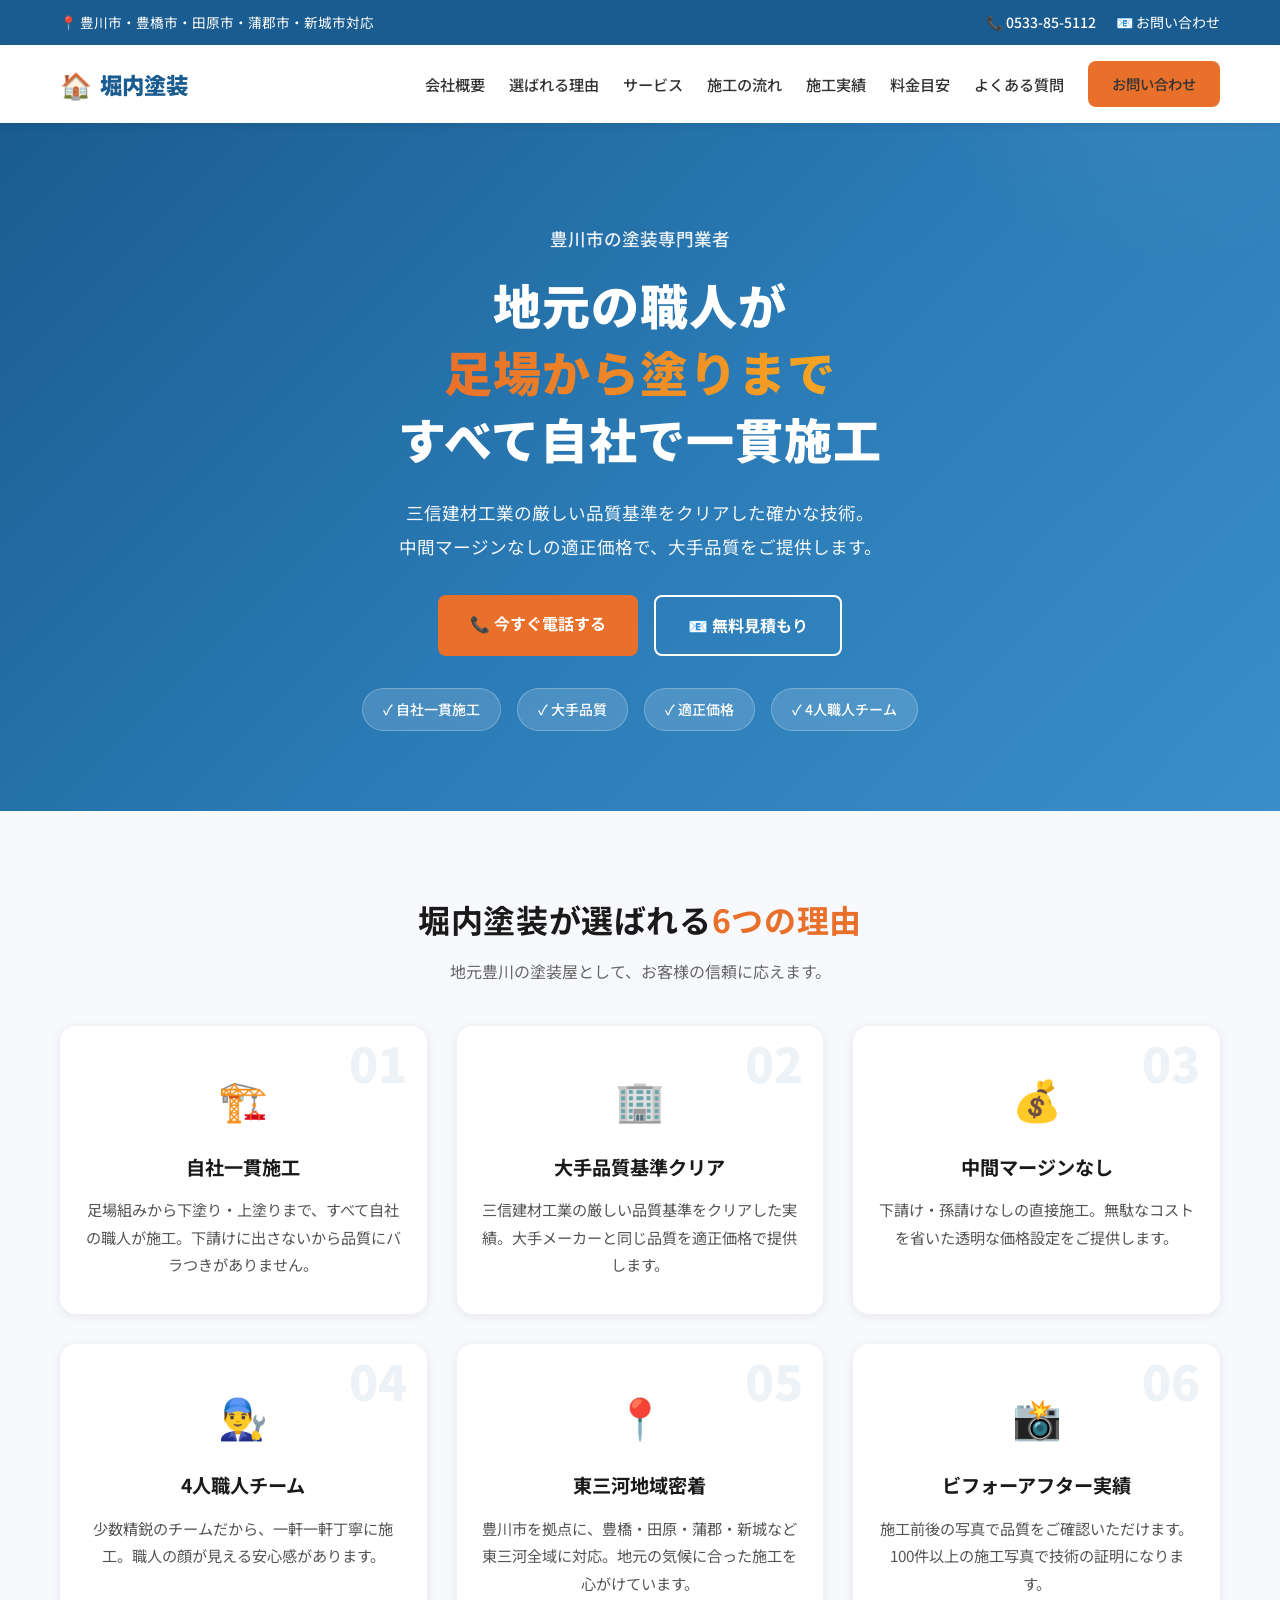
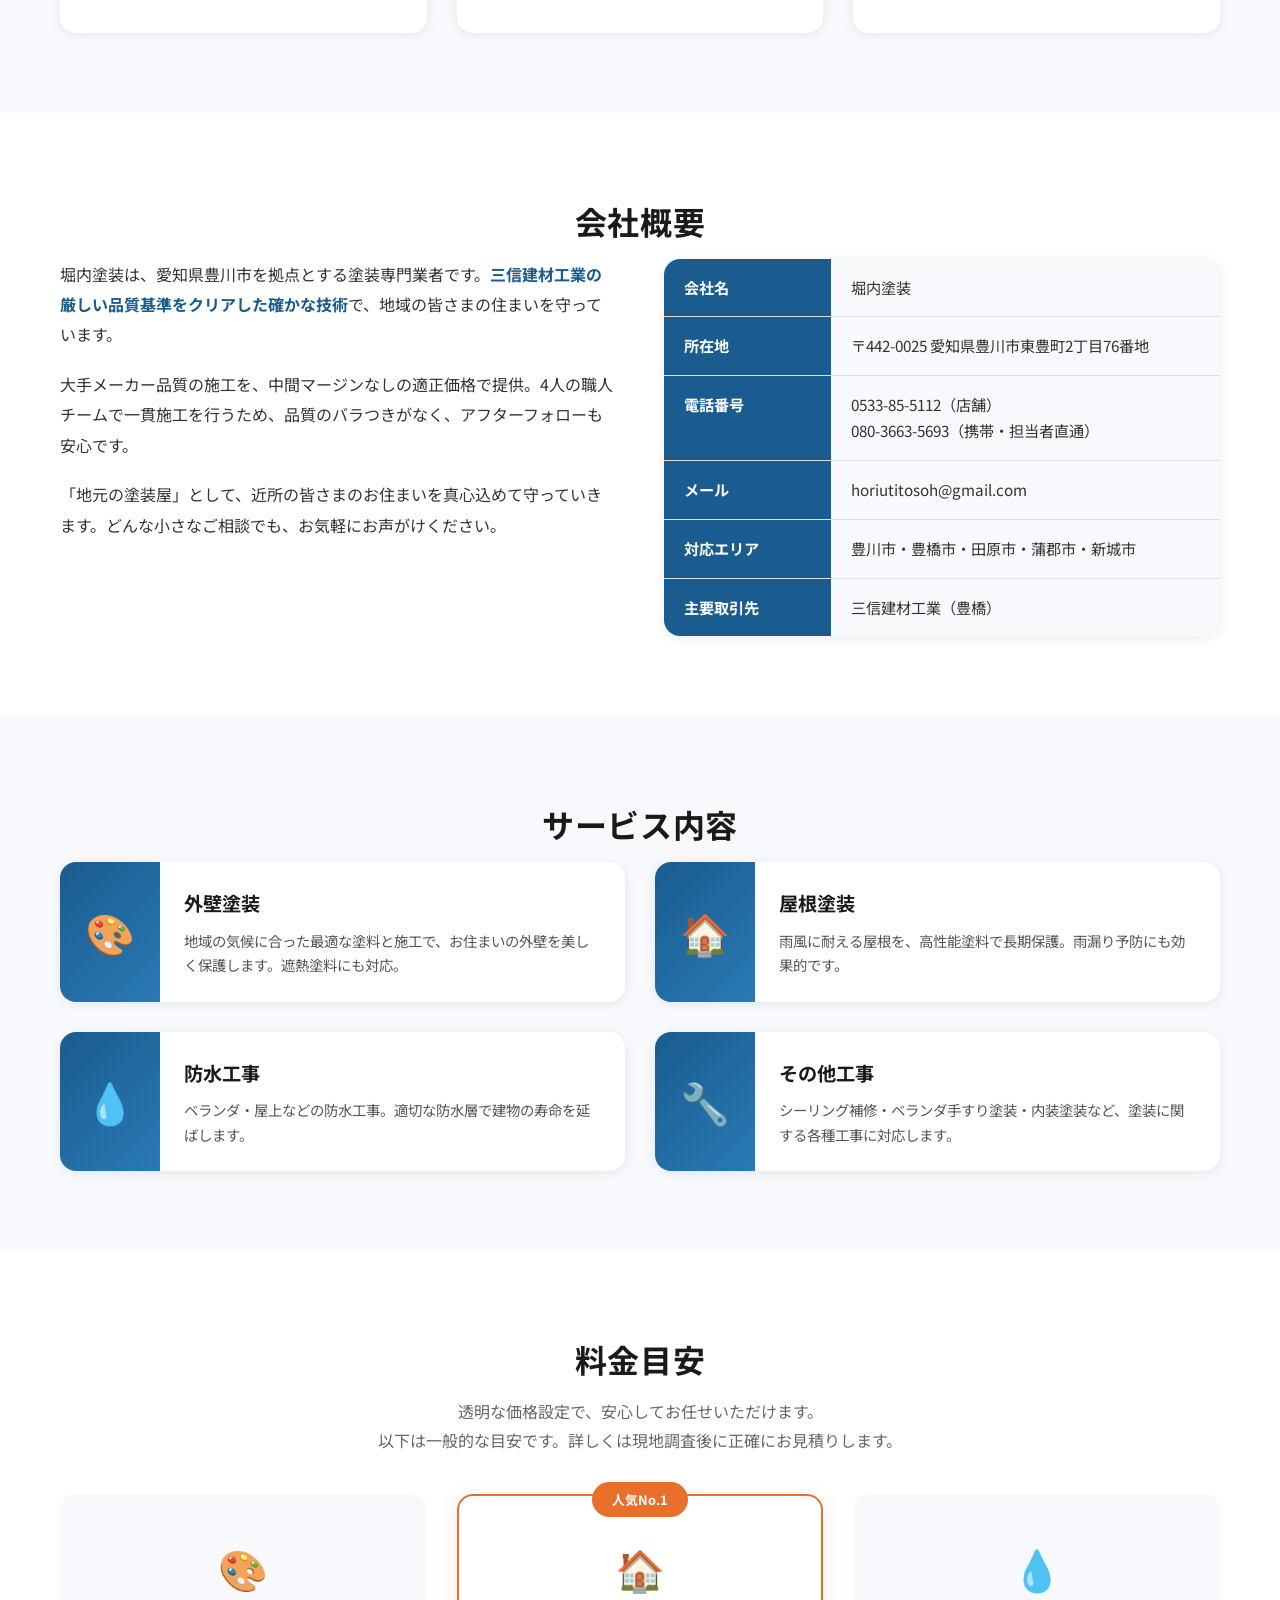
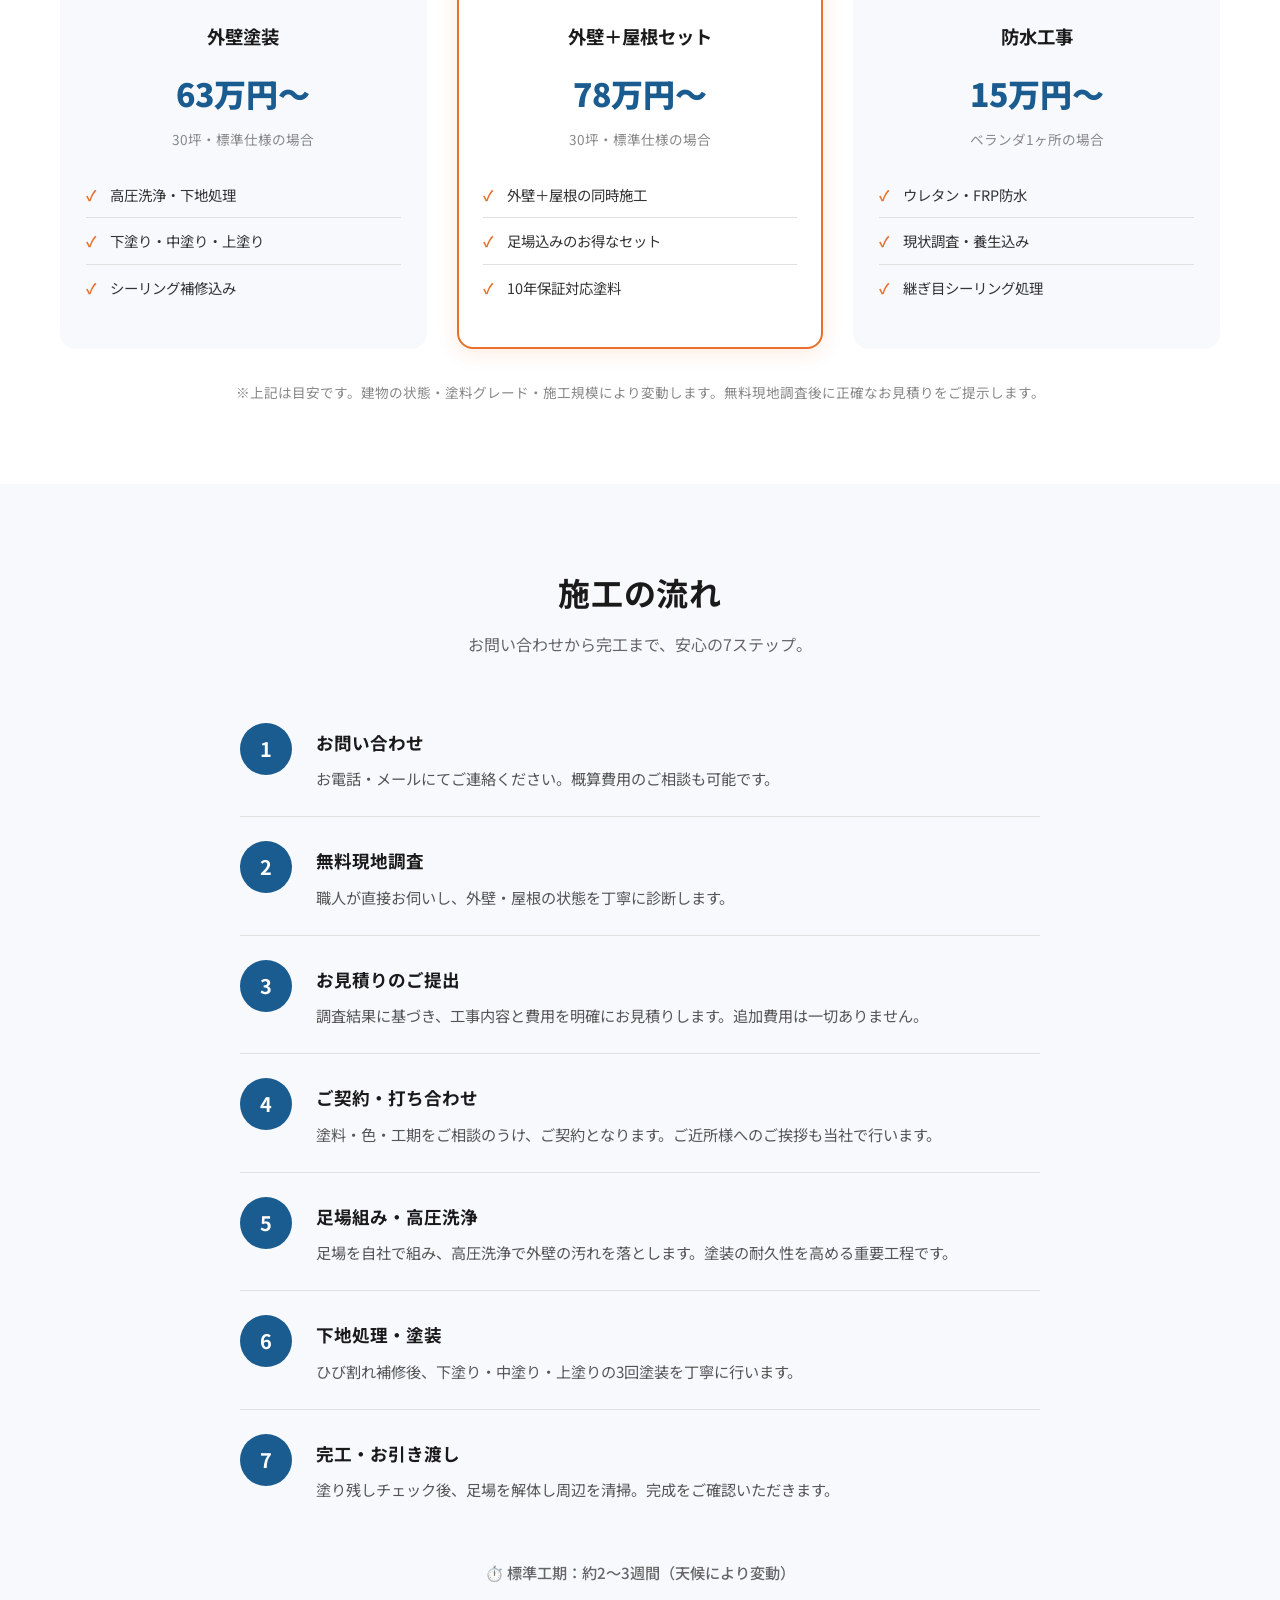
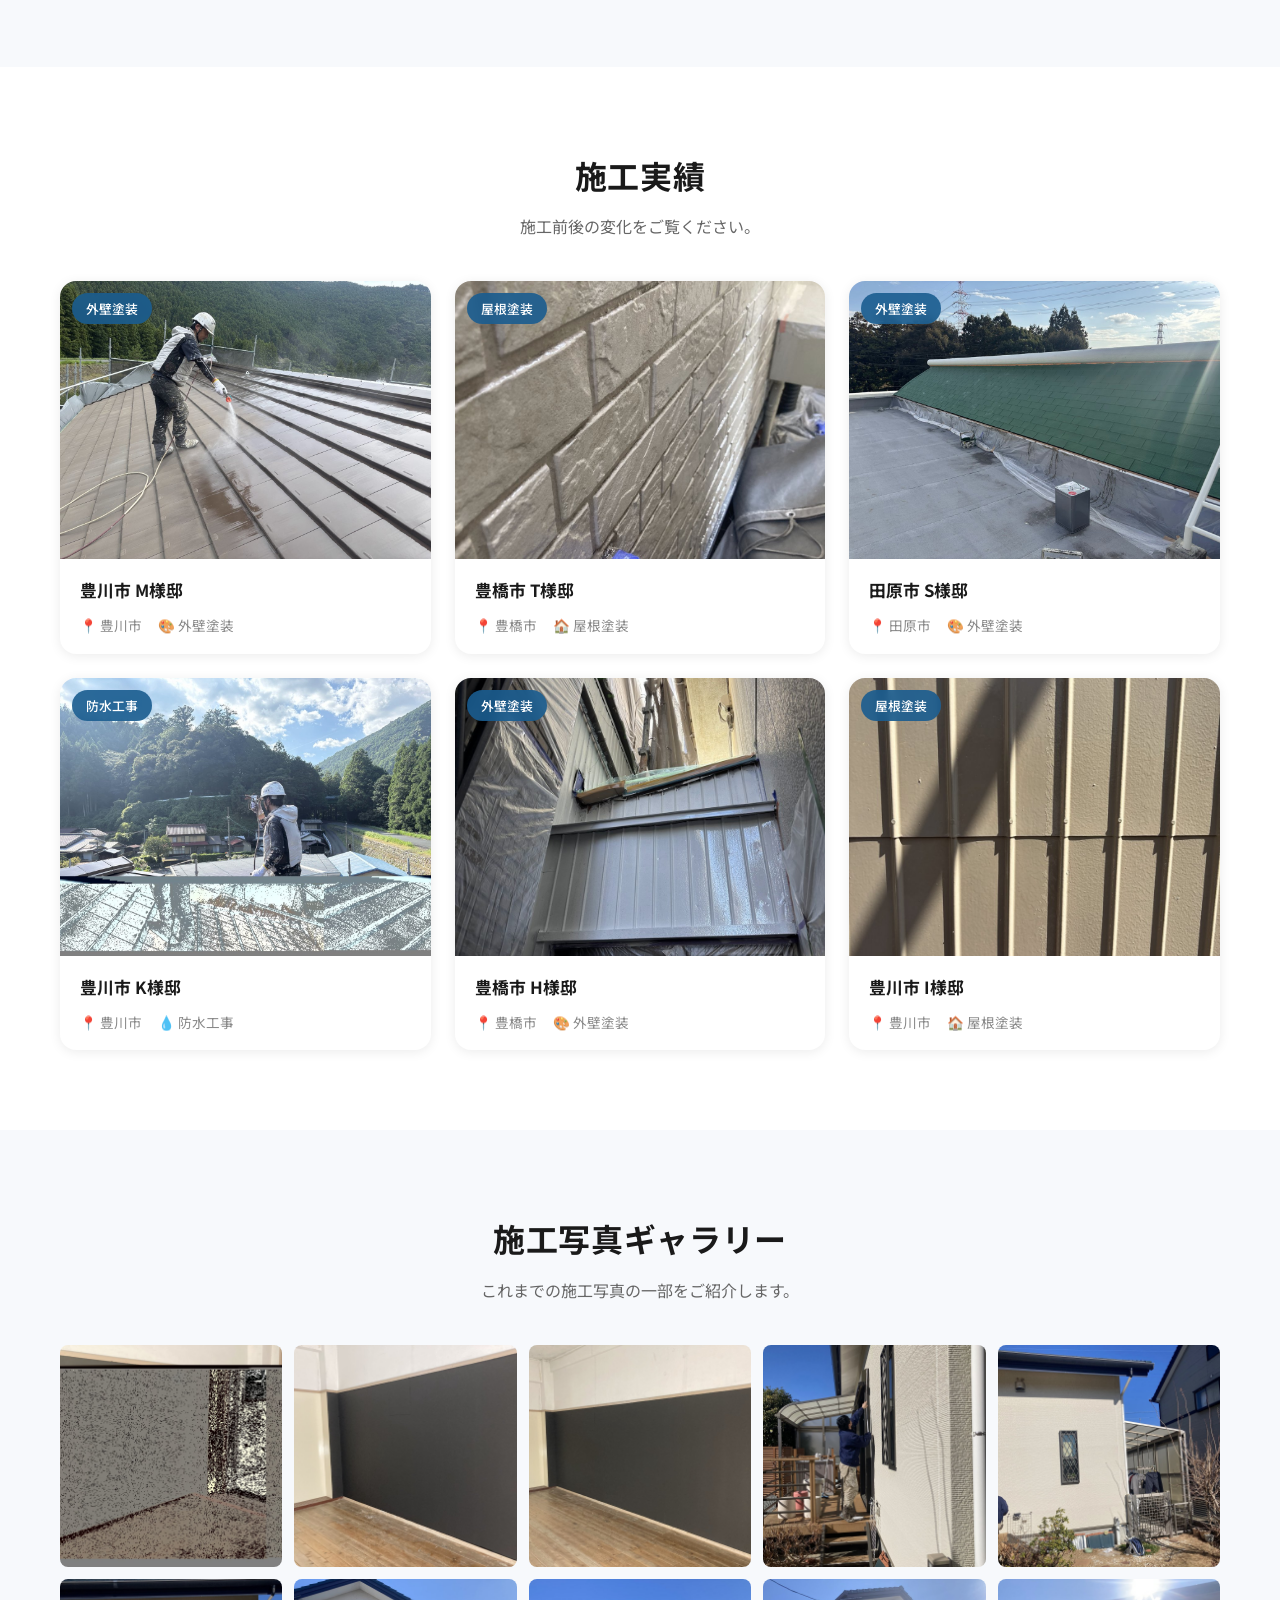
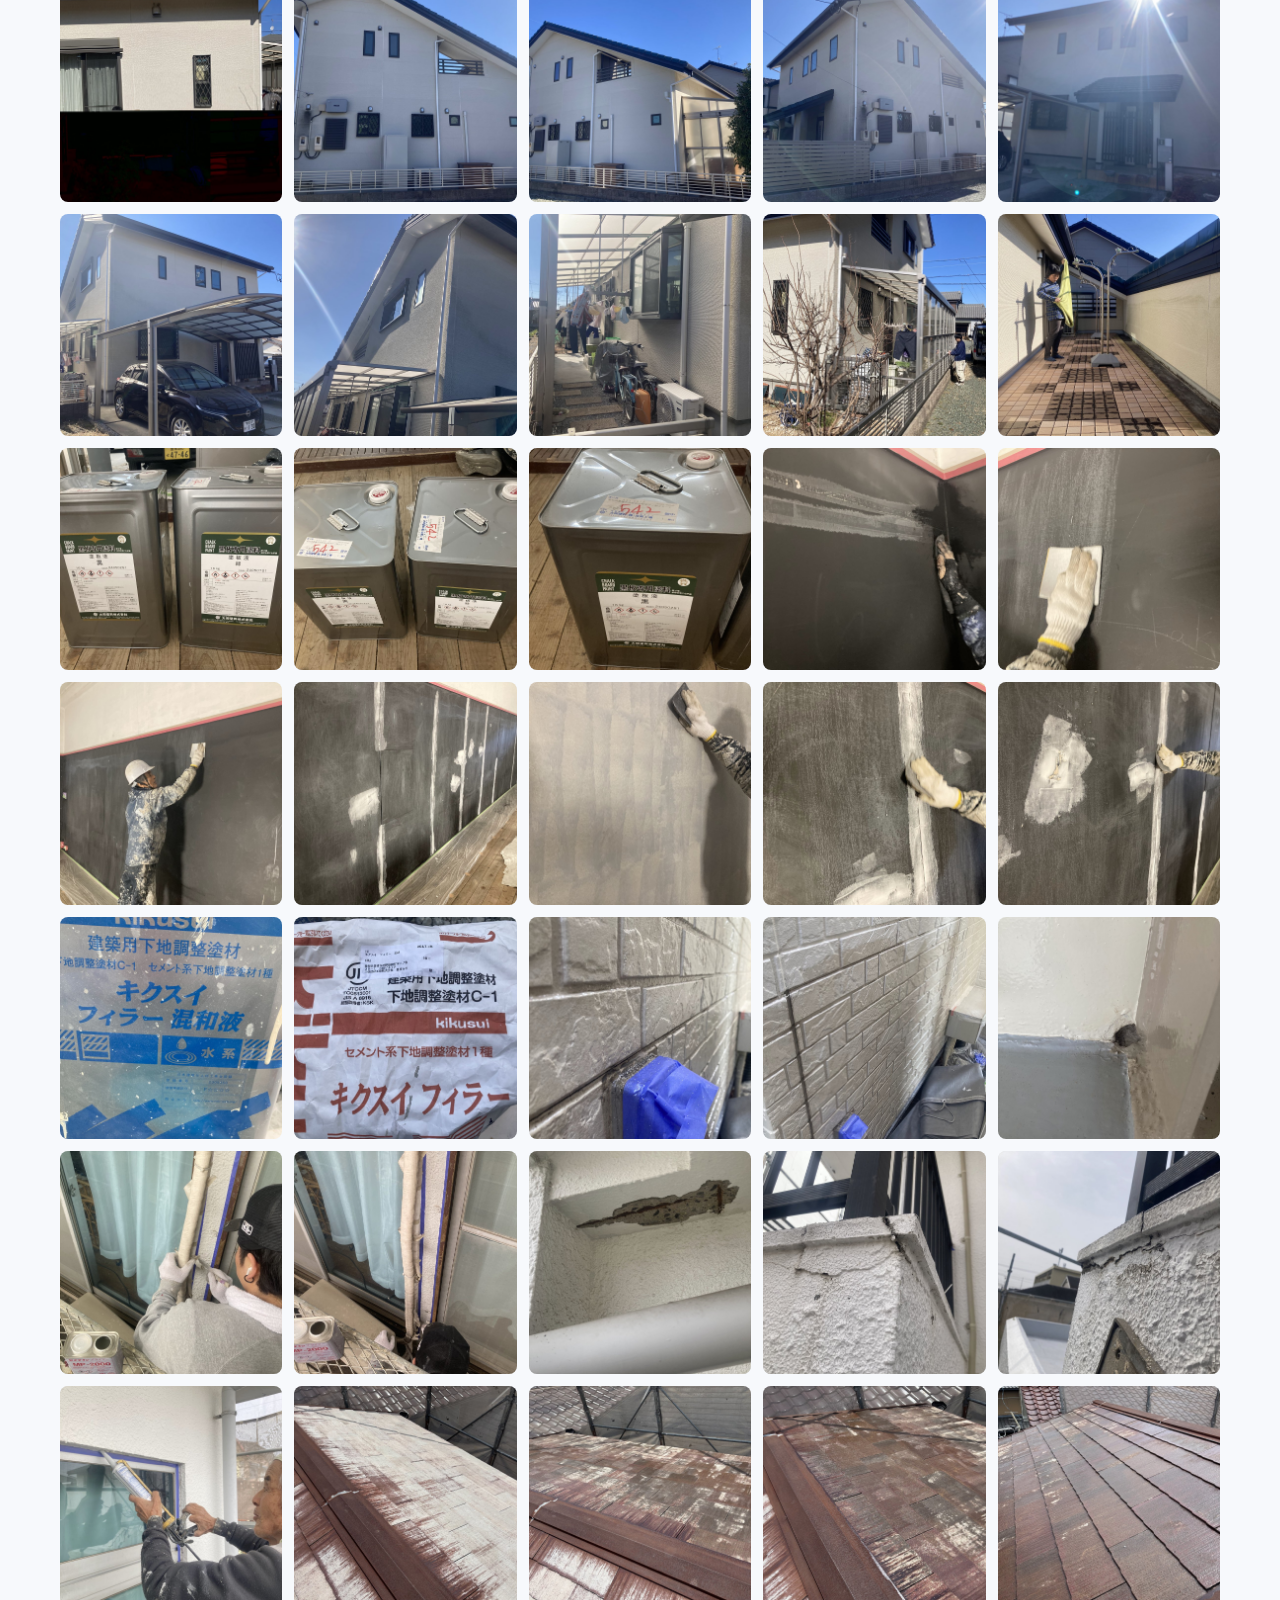
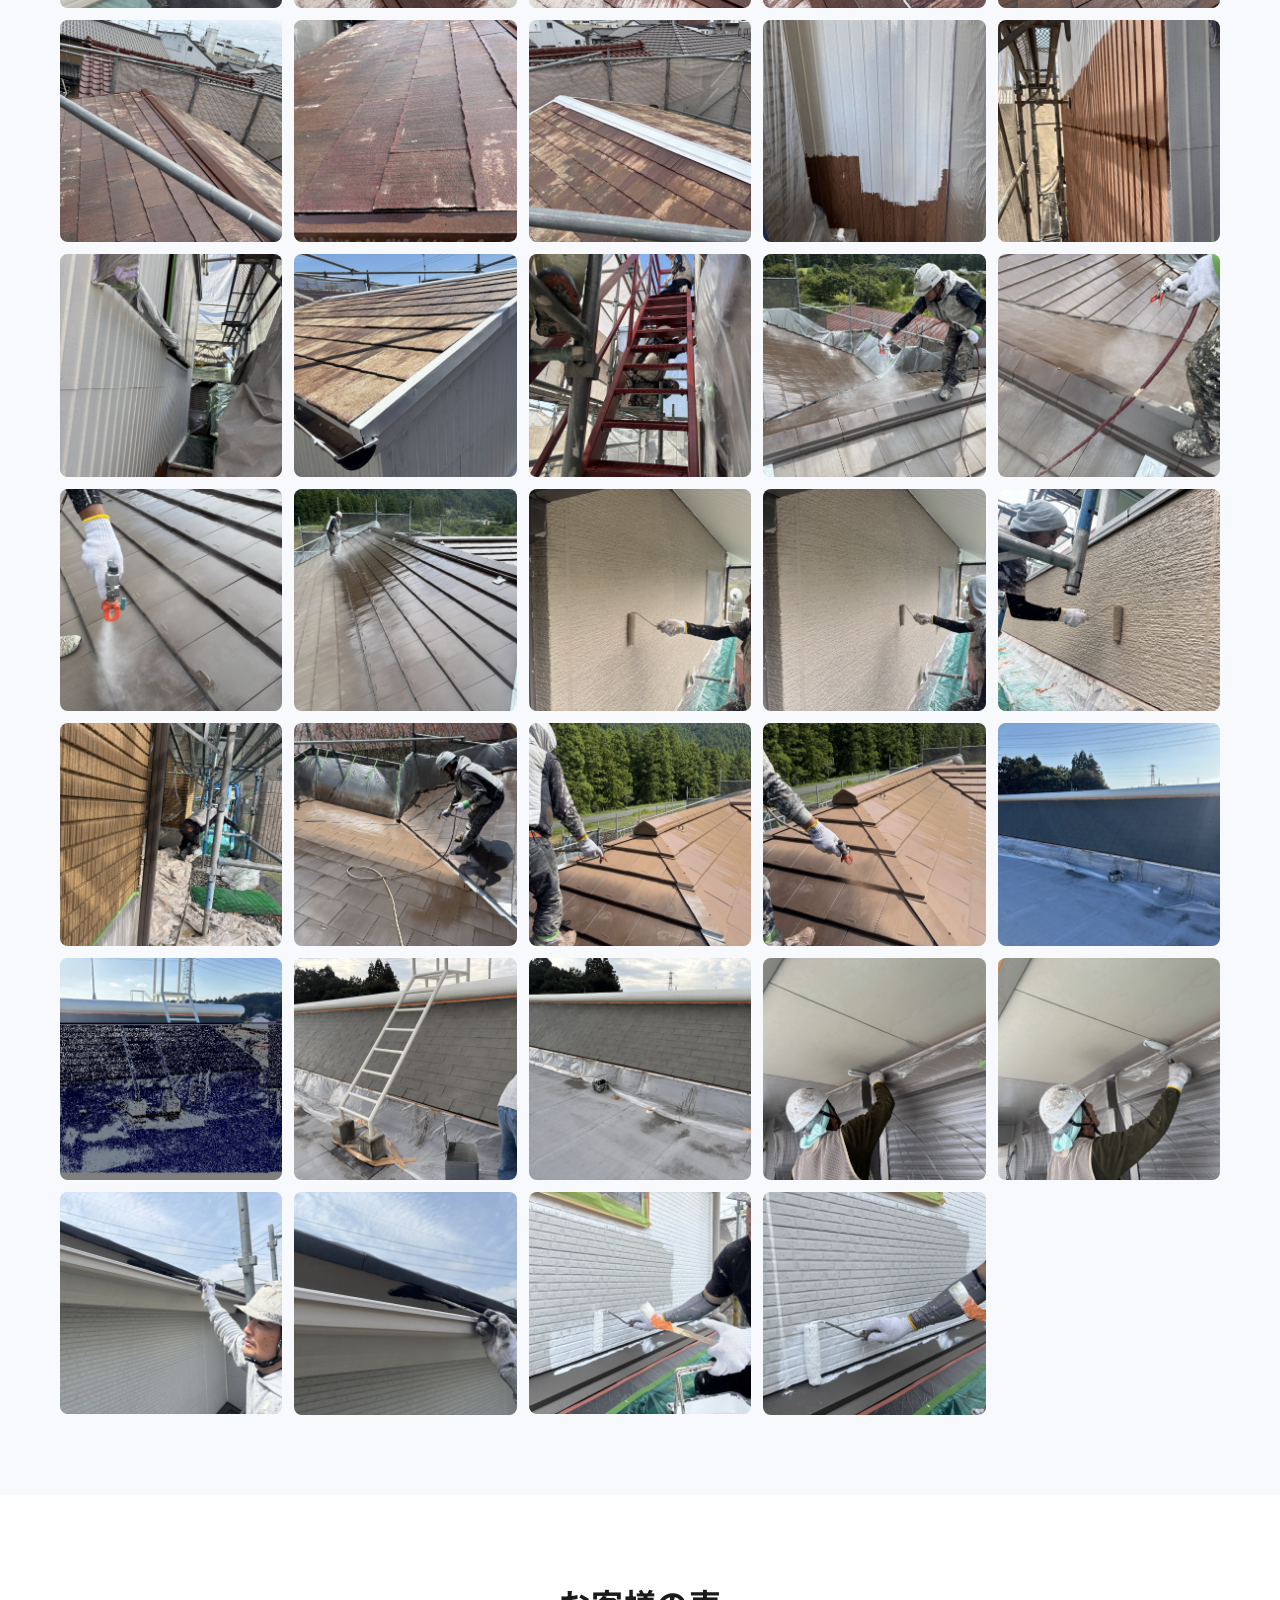
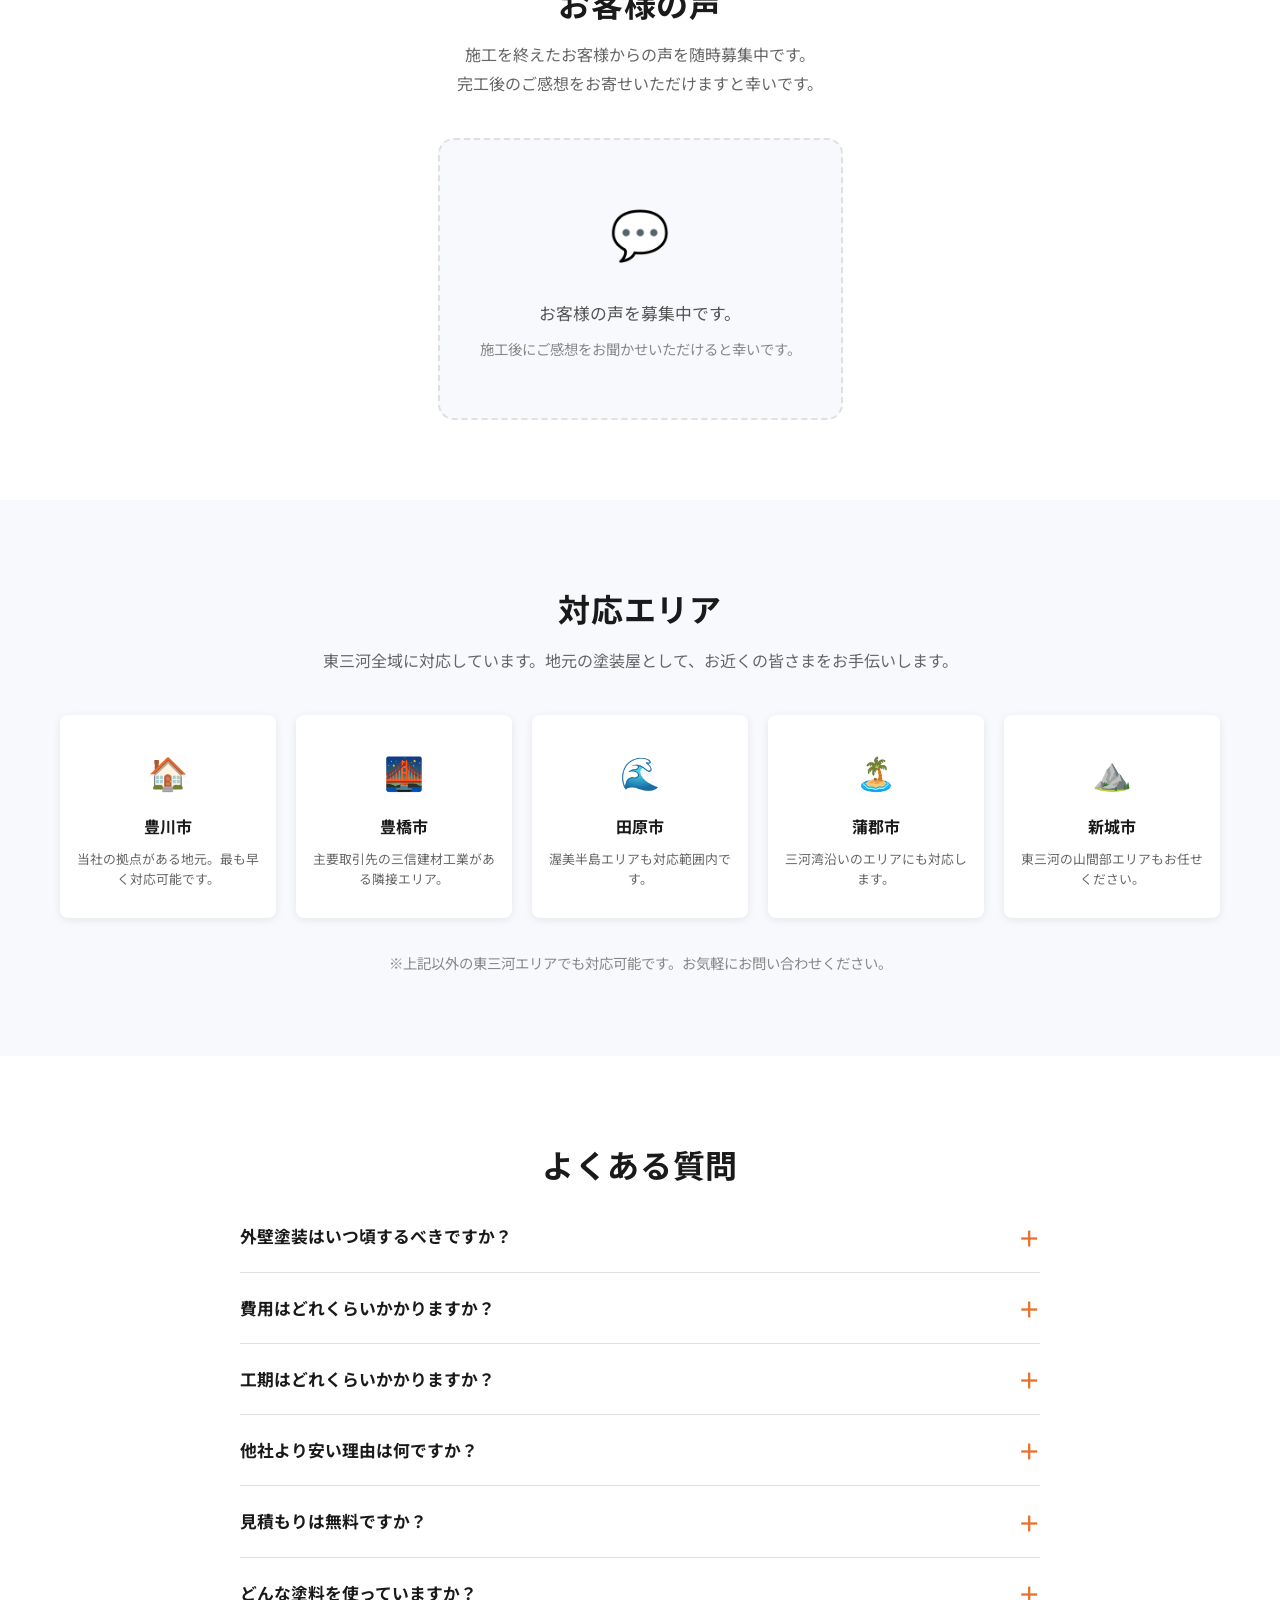
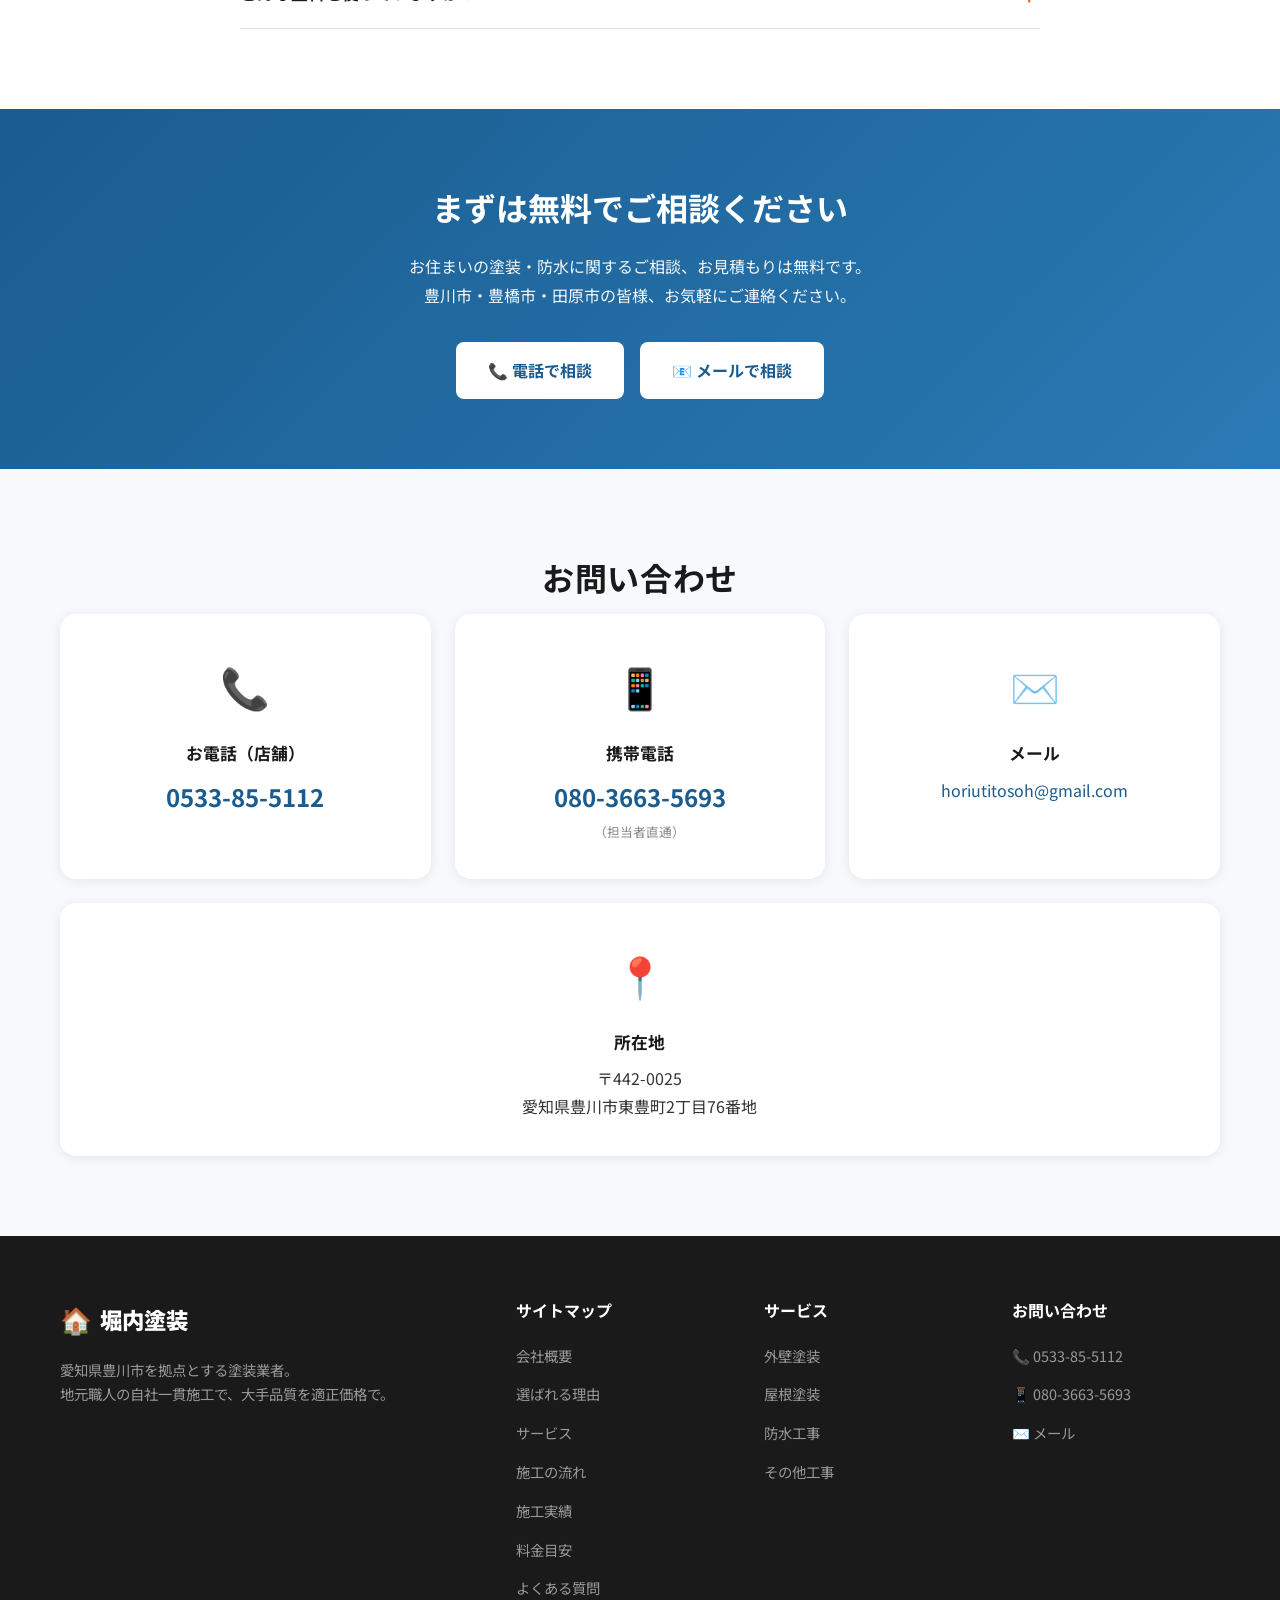
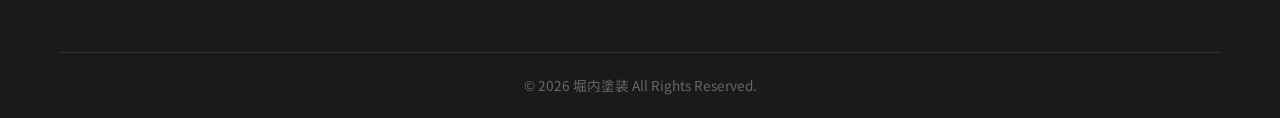
<file: index.html>
<!DOCTYPE html>
<html lang="ja">
<head>
    <meta charset="UTF-8">
    <meta name="viewport" content="width=device-width, initial-scale=1.0">
    <title>堀内塗装 | 豊川市の外壁塗装・屋根塗装｜地元職人の自社一貫施工</title>
    <meta name="description" content="愛知県豊川市の堀内塗装。地元の職人が足場から塗りまで自社一貫施工。三信建材工業の品質基準をクリアした確かな技術を、適正価格で提供します。豊川市・豊橋市・田原市・蒲郡市・新城市対応。">
    <meta name="keywords" content="豊川市,外壁塗装,屋根塗装,防水工事,堀内塗装,豊橋,塗装業者,東三河,自社施工">
    <meta property="og:title" content="堀内塗装 | 豊川市の外壁塗装・屋根塗装">
    <meta property="og:description" content="地元豊川の職人が自社一貫施工。大手品質を適正価格で。">
    <meta property="og:type" content="website">
    <link rel="stylesheet" href="css/style_glm5.css">
    <link href="https://fonts.googleapis.com/css2?family=Noto+Sans+JP:wght@400;500;700;900&display=swap" rel="stylesheet">
    <script type="application/ld+json">
    {
        "@context": "https://schema.org",
        "@type": "HousePainter",
        "name": "堀内塗装",
        "address": {
            "@type": "PostalAddress",
            " postalCode": "442-0025",
            "addressRegion": "愛知県",
            "addressLocality": "豊川市東豊町2丁目76番地"
        },
        "telephone": "0533-85-5112",
        "email": "horiutitosoh@gmail.com",
        "areaServed": ["豊川市", "豊橋市", "田原市", "蒲郡市", "新城市"]
    }
    </script>
</head>
<body>

    <!-- トップバー -->
    <div class="top-bar">
        <div class="container">
            <span class="top-bar-area">📍 豊川市・豊橋市・田原市・蒲郡市・新城市対応</span>
            <div class="top-bar-contact">
                <a href="tel:0533855112" class="tel-link">📞 0533-85-5112</a>
                <a href="#contact" class="top-bar-mail">📧 お問い合わせ</a>
            </div>
        </div>
    </div>

    <!-- ナビゲーション -->
    <nav class="navbar">
        <div class="container">
            <div class="logo">
                <span class="logo-icon">🏠</span>
                <span>堀内塗装</span>
            </div>
            <button class="menu-toggle" id="menuToggle" aria-label="メニュー">
                <span></span>
                <span></span>
                <span></span>
            </button>
            <ul class="nav-menu" id="navMenu">
                <li><a href="#about">会社概要</a></li>
                <li><a href="#reasons">選ばれる理由</a></li>
                <li><a href="#services">サービス</a></li>
                <li><a href="#flow">施工の流れ</a></li>
                <li><a href="#works">施工実績</a></li>
                <li><a href="#price">料金目安</a></li>
                <li><a href="#faq">よくある質問</a></li>
                <li><a href="#contact" class="cta-button">お問い合わせ</a></li>
            </ul>
        </div>
    </nav>

    <!-- ヒーローセクション -->
    <section class="hero">
        <div class="container">
            <div class="hero-content">
                <p class="hero-catch">豊川市の塗装専門業者</p>
                <h1>地元の職人が<br><span class="hero-highlight">足場から塗りまで</span><br>すべて自社で一貫施工</h1>
                <p class="hero-subtitle">
                    三信建材工業の厳しい品質基準をクリアした確かな技術。<br>
                    中間マージンなしの適正価格で、大手品質をご提供します。
                </p>
                <div class="hero-buttons">
                    <a href="tel:0533855112" class="cta-button">📞 今すぐ電話する</a>
                    <a href="#contact" class="btn-outline">📧 無料見積もり</a>
                </div>
                <div class="hero-badges">
                    <span class="badge">✓ 自社一貫施工</span>
                    <span class="badge">✓ 大手品質</span>
                    <span class="badge">✓ 適正価格</span>
                    <span class="badge">✓ 4人職人チーム</span>
                </div>
            </div>
        </div>
    </section>

    <!-- 選ばれる理由 -->
    <section id="reasons" class="reasons">
        <div class="container">
            <h2 class="section-title">堀内塗装が選ばれる<span class="text-accent">6つの理由</span></h2>
            <p class="section-subtitle">地元豊川の塗装屋として、お客様の信頼に応えます。</p>
            <div class="reasons-grid">
                <div class="reason-card">
                    <div class="reason-number">01</div>
                    <div class="reason-icon">🏗️</div>
                    <h3>自社一貫施工</h3>
                    <p>足場組みから下塗り・上塗りまで、すべて自社の職人が施工。下請けに出さないから品質にバラつきがありません。</p>
                </div>
                <div class="reason-card">
                    <div class="reason-number">02</div>
                    <div class="reason-icon">🏢</div>
                    <h3>大手品質基準クリア</h3>
                    <p>三信建材工業の厳しい品質基準をクリアした実績。大手メーカーと同じ品質を適正価格で提供します。</p>
                </div>
                <div class="reason-card">
                    <div class="reason-number">03</div>
                    <div class="reason-icon">💰</div>
                    <h3>中間マージンなし</h3>
                    <p>下請け・孫請けなしの直接施工。無駄なコストを省いた透明な価格設定をご提供します。</p>
                </div>
                <div class="reason-card">
                    <div class="reason-number">04</div>
                    <div class="reason-icon">👨‍🔧</div>
                    <h3>4人職人チーム</h3>
                    <p>少数精鋭のチームだから、一軒一軒丁寧に施工。職人の顔が見える安心感があります。</p>
                </div>
                <div class="reason-card">
                    <div class="reason-number">05</div>
                    <div class="reason-icon">📍</div>
                    <h3>東三河地域密着</h3>
                    <p>豊川市を拠点に、豊橋・田原・蒲郡・新城など東三河全域に対応。地元の気候に合った施工を心がけています。</p>
                </div>
                <div class="reason-card">
                    <div class="reason-number">06</div>
                    <div class="reason-icon">📸</div>
                    <h3>ビフォーアフター実績</h3>
                    <p>施工前後の写真で品質をご確認いただけます。100件以上の施工写真で技術の証明になります。</p>
                </div>
            </div>
        </div>
    </section>

    <!-- 会社概要 -->
    <section id="about" class="about-section">
        <div class="container">
            <h2 class="section-title">会社概要</h2>
            <div class="about-grid">
                <div class="about-text">
                    <p>堀内塗装は、愛知県豊川市を拠点とする塗装専門業者です。<strong>三信建材工業の厳しい品質基準をクリアした確かな技術</strong>で、地域の皆さまの住まいを守っています。</p>
                    <p>大手メーカー品質の施工を、中間マージンなしの適正価格で提供。4人の職人チームで一貫施工を行うため、品質のバラつきがなく、アフターフォローも安心です。</p>
                    <p>「地元の塗装屋」として、近所の皆さまのお住まいを真心込めて守っていきます。どんな小さなご相談でも、お気軽にお声がけください。</p>
                </div>
                <div class="about-info">
                    <table>
                        <tr><th>会社名</th><td>堀内塗装</td></tr>
                        <tr><th>所在地</th><td>〒442-0025 愛知県豊川市東豊町2丁目76番地</td></tr>
                        <tr><th>電話番号</th><td>0533-85-5112（店舗）<br>080-3663-5693（携帯・担当者直通）</td></tr>
                        <tr><th>メール</th><td>horiutitosoh@gmail.com</td></tr>
                        <tr><th>対応エリア</th><td>豊川市・豊橋市・田原市・蒲郡市・新城市</td></tr>
                        <tr><th>主要取引先</th><td>三信建材工業（豊橋）</td></tr>
                    </table>
                </div>
            </div>
        </div>
    </section>

    <!-- サービス -->
    <section id="services" class="services">
        <div class="container">
            <h2 class="section-title">サービス内容</h2>
            <div class="services-grid">
                <div class="service-card">
                    <div class="service-image">🎨</div>
                    <div class="service-content">
                        <h3>外壁塗装</h3>
                        <p>地域の気候に合った最適な塗料と施工で、お住まいの外壁を美しく保護します。遮熱塗料にも対応。</p>
                    </div>
                </div>
                <div class="service-card">
                    <div class="service-image">🏠</div>
                    <div class="service-content">
                        <h3>屋根塗装</h3>
                        <p>雨風に耐える屋根を、高性能塗料で長期保護。雨漏り予防にも効果的です。</p>
                    </div>
                </div>
                <div class="service-card">
                    <div class="service-image">💧</div>
                    <div class="service-content">
                        <h3>防水工事</h3>
                        <p>ベランダ・屋上などの防水工事。適切な防水層で建物の寿命を延ばします。</p>
                    </div>
                </div>
                <div class="service-card">
                    <div class="service-image">🔧</div>
                    <div class="service-content">
                        <h3>その他工事</h3>
                        <p>シーリング補修・ベランダ手すり塗装・内装塗装など、塗装に関する各種工事に対応します。</p>
                    </div>
                </div>
            </div>
        </div>
    </section>

    <!-- 料金目安 -->
    <section id="price" class="price-section">
        <div class="container">
            <h2 class="section-title">料金目安</h2>
            <p class="section-subtitle">透明な価格設定で、安心してお任せいただけます。<br>以下は一般的な目安です。詳しくは現地調査後に正確にお見積りします。</p>
            <div class="price-grid">
                <div class="price-card">
                    <div class="price-icon">🎨</div>
                    <h3>外壁塗装</h3>
                    <p class="price-range">63万円〜</p>
                    <p class="price-note">30坪・標準仕様の場合</p>
                    <ul class="price-list">
                        <li>高圧洗浄・下地処理</li>
                        <li>下塗り・中塗り・上塗り</li>
                        <li>シーリング補修込み</li>
                    </ul>
                </div>
                <div class="price-card price-card-popular">
                    <div class="price-badge">人気No.1</div>
                    <div class="price-icon">🏠</div>
                    <h3>外壁＋屋根セット</h3>
                    <p class="price-range">78万円〜</p>
                    <p class="price-note">30坪・標準仕様の場合</p>
                    <ul class="price-list">
                        <li>外壁＋屋根の同時施工</li>
                        <li>足場込みのお得なセット</li>
                        <li>10年保証対応塗料</li>
                    </ul>
                </div>
                <div class="price-card">
                    <div class="price-icon">💧</div>
                    <h3>防水工事</h3>
                    <p class="price-range">15万円〜</p>
                    <p class="price-note">ベランダ1ヶ所の場合</p>
                    <ul class="price-list">
                        <li>ウレタン・FRP防水</li>
                        <li>現状調査・養生込み</li>
                        <li>継ぎ目シーリング処理</li>
                    </ul>
                </div>
            </div>
            <p class="price-disclaimer">※上記は目安です。建物の状態・塗料グレード・施工規模により変動します。無料現地調査後に正確なお見積りをご提示します。</p>
        </div>
    </section>

    <!-- 施工の流れ -->
    <section id="flow" class="flow-section">
        <div class="container">
            <h2 class="section-title">施工の流れ</h2>
            <p class="section-subtitle">お問い合わせから完工まで、安心の7ステップ。</p>
            <div class="flow-steps">
                <div class="flow-step">
                    <div class="flow-number">1</div>
                    <div class="flow-content">
                        <h3>お問い合わせ</h3>
                        <p>お電話・メールにてご連絡ください。概算費用のご相談も可能です。</p>
                    </div>
                </div>
                <div class="flow-step">
                    <div class="flow-number">2</div>
                    <div class="flow-content">
                        <h3>無料現地調査</h3>
                        <p>職人が直接お伺いし、外壁・屋根の状態を丁寧に診断します。</p>
                    </div>
                </div>
                <div class="flow-step">
                    <div class="flow-number">3</div>
                    <div class="flow-content">
                        <h3>お見積りのご提出</h3>
                        <p>調査結果に基づき、工事内容と費用を明確にお見積りします。追加費用は一切ありません。</p>
                    </div>
                </div>
                <div class="flow-step">
                    <div class="flow-number">4</div>
                    <div class="flow-content">
                        <h3>ご契約・打ち合わせ</h3>
                        <p>塗料・色・工期をご相談のうけ、ご契約となります。ご近所様へのご挨拶も当社で行います。</p>
                    </div>
                </div>
                <div class="flow-step">
                    <div class="flow-number">5</div>
                    <div class="flow-content">
                        <h3>足場組み・高圧洗浄</h3>
                        <p>足場を自社で組み、高圧洗浄で外壁の汚れを落とします。塗装の耐久性を高める重要工程です。</p>
                    </div>
                </div>
                <div class="flow-step">
                    <div class="flow-number">6</div>
                    <div class="flow-content">
                        <h3>下地処理・塗装</h3>
                        <p>ひび割れ補修後、下塗り・中塗り・上塗りの3回塗装を丁寧に行います。</p>
                    </div>
                </div>
                <div class="flow-step">
                    <div class="flow-number">7</div>
                    <div class="flow-content">
                        <h3>完工・お引き渡し</h3>
                        <p>塗り残しチェック後、足場を解体し周辺を清掃。完成をご確認いただきます。</p>
                    </div>
                </div>
            </div>
            <p class="flow-note">⏱️ 標準工期：約2〜3週間（天候により変動）</p>
        </div>
    </section>

    <!-- 施工実績 -->
    <section id="works" class="works">
        <div class="container">
            <h2 class="section-title">施工実績</h2>
            <p class="section-subtitle">施工前後の変化をご覧ください。</p>
            <div class="works-grid">
                <div class="work-card">
                    <div class="work-image">
                        <span class="work-tag">外壁塗装</span>
                        <img src="images/works/IMG_2088.jpg" alt="外壁塗装施工例 豊川市M様邸" loading="lazy">
                    </div>
                    <div class="work-info">
                        <h3>豊川市 M様邸</h3>
                        <div class="work-meta">
                            <span>📍 豊川市</span>
                            <span>🎨 外壁塗装</span>
                        </div>
                    </div>
                </div>
                <div class="work-card">
                    <div class="work-image">
                        <span class="work-tag">屋根塗装</span>
                        <img src="images/works/IMG_1253.jpg" alt="屋根塗装施工例 豊橋市T様邸" loading="lazy">
                    </div>
                    <div class="work-info">
                        <h3>豊橋市 T様邸</h3>
                        <div class="work-meta">
                            <span>📍 豊橋市</span>
                            <span>🏠 屋根塗装</span>
                        </div>
                    </div>
                </div>
                <div class="work-card">
                    <div class="work-image">
                        <span class="work-tag">外壁塗装</span>
                        <img src="images/works/IMG_2473.jpg" alt="外壁塗装施工例 田原市S様邸" loading="lazy">
                    </div>
                    <div class="work-info">
                        <h3>田原市 S様邸</h3>
                        <div class="work-meta">
                            <span>📍 田原市</span>
                            <span>🎨 外壁塗装</span>
                        </div>
                    </div>
                </div>
                <div class="work-card">
                    <div class="work-image">
                        <span class="work-tag">防水工事</span>
                        <img src="images/works/IMG_2113.jpg" alt="防水工事施工例 豊川市K様邸" loading="lazy">
                    </div>
                    <div class="work-info">
                        <h3>豊川市 K様邸</h3>
                        <div class="work-meta">
                            <span>📍 豊川市</span>
                            <span>💧 防水工事</span>
                        </div>
                    </div>
                </div>
                <div class="work-card">
                    <div class="work-image">
                        <span class="work-tag">外壁塗装</span>
                        <img src="images/works/IMG_1432.jpg" alt="外壁塗装施工例 豊橋市H様邸" loading="lazy">
                    </div>
                    <div class="work-info">
                        <h3>豊橋市 H様邸</h3>
                        <div class="work-meta">
                            <span>📍 豊橋市</span>
                            <span>🎨 外壁塗装</span>
                        </div>
                    </div>
                </div>
                <div class="work-card">
                    <div class="work-image">
                        <span class="work-tag">屋根塗装</span>
                        <img src="images/works/IMG_1457.jpg" alt="屋根塗装施工例 豊川市I様邸" loading="lazy">
                    </div>
                    <div class="work-info">
                        <h3>豊川市 I様邸</h3>
                        <div class="work-meta">
                            <span>📍 豊川市</span>
                            <span>🏠 屋根塗装</span>
                        </div>
                    </div>
                </div>
            </div>
        </div>
    </section>

    <!-- 施工写真ギャラリー -->
    <section id="gallery" class="gallery">
        <div class="container">
            <h2 class="section-title">施工写真ギャラリー</h2>
            <p class="section-subtitle">これまでの施工写真の一部をご紹介します。</p>
            <div class="gallery-grid">
                <div class="gallery-item"><img src="images/works/IMG_0949.jpg" alt="施工写真" loading="lazy"></div>
                <div class="gallery-item"><img src="images/works/IMG_0950.jpg" alt="施工写真" loading="lazy"></div>
                <div class="gallery-item"><img src="images/works/IMG_0951.jpg" alt="施工写真" loading="lazy"></div>
                <div class="gallery-item"><img src="images/works/IMG_1152.jpg" alt="施工写真" loading="lazy"></div>
                <div class="gallery-item"><img src="images/works/IMG_1154.jpg" alt="施工写真" loading="lazy"></div>
                <div class="gallery-item"><img src="images/works/IMG_1155.jpg" alt="施工写真" loading="lazy"></div>
                <div class="gallery-item"><img src="images/works/IMG_1156.jpg" alt="施工写真" loading="lazy"></div>
                <div class="gallery-item"><img src="images/works/IMG_1157.jpg" alt="施工写真" loading="lazy"></div>
                <div class="gallery-item"><img src="images/works/IMG_1158.jpg" alt="施工写真" loading="lazy"></div>
                <div class="gallery-item"><img src="images/works/IMG_1159.jpg" alt="施工写真" loading="lazy"></div>
                <div class="gallery-item"><img src="images/works/IMG_1160.jpg" alt="施工写真" loading="lazy"></div>
                <div class="gallery-item"><img src="images/works/IMG_1161.jpg" alt="施工写真" loading="lazy"></div>
                <div class="gallery-item"><img src="images/works/IMG_1162.jpg" alt="施工写真" loading="lazy"></div>
                <div class="gallery-item"><img src="images/works/IMG_1163.jpg" alt="施工写真" loading="lazy"></div>
                <div class="gallery-item"><img src="images/works/IMG_1165.jpg" alt="施工写真" loading="lazy"></div>
                <div class="gallery-item"><img src="images/works/IMG_1171.jpg" alt="施工写真" loading="lazy"></div>
                <div class="gallery-item"><img src="images/works/IMG_1172.jpg" alt="施工写真" loading="lazy"></div>
                <div class="gallery-item"><img src="images/works/IMG_1173.jpg" alt="施工写真" loading="lazy"></div>
                <div class="gallery-item"><img src="images/works/IMG_1174.jpg" alt="施工写真" loading="lazy"></div>
                <div class="gallery-item"><img src="images/works/IMG_1175.jpg" alt="施工写真" loading="lazy"></div>
                <div class="gallery-item"><img src="images/works/IMG_1176.jpg" alt="施工写真" loading="lazy"></div>
                <div class="gallery-item"><img src="images/works/IMG_1195.jpg" alt="施工写真" loading="lazy"></div>
                <div class="gallery-item"><img src="images/works/IMG_1197.jpg" alt="施工写真" loading="lazy"></div>
                <div class="gallery-item"><img src="images/works/IMG_1198.jpg" alt="施工写真" loading="lazy"></div>
                <div class="gallery-item"><img src="images/works/IMG_1199.jpg" alt="施工写真" loading="lazy"></div>
                <div class="gallery-item"><img src="images/works/IMG_1237.jpg" alt="施工写真" loading="lazy"></div>
                <div class="gallery-item"><img src="images/works/IMG_1238.jpg" alt="施工写真" loading="lazy"></div>
                <div class="gallery-item"><img src="images/works/IMG_1254.jpg" alt="施工写真" loading="lazy"></div>
                <div class="gallery-item"><img src="images/works/IMG_1255.jpg" alt="施工写真" loading="lazy"></div>
                <div class="gallery-item"><img src="images/works/IMG_1258.jpg" alt="施工写真" loading="lazy"></div>
                <div class="gallery-item"><img src="images/works/IMG_1267.jpg" alt="施工写真" loading="lazy"></div>
                <div class="gallery-item"><img src="images/works/IMG_1268.jpg" alt="施工写真" loading="lazy"></div>
                <div class="gallery-item"><img src="images/works/IMG_1269.jpg" alt="施工写真" loading="lazy"></div>
                <div class="gallery-item"><img src="images/works/IMG_1270.jpg" alt="施工写真" loading="lazy"></div>
                <div class="gallery-item"><img src="images/works/IMG_1271.jpg" alt="施工写真" loading="lazy"></div>
                <div class="gallery-item"><img src="images/works/IMG_1272.jpg" alt="施工写真" loading="lazy"></div>
                <div class="gallery-item"><img src="images/works/IMG_1415.jpg" alt="施工写真" loading="lazy"></div>
                <div class="gallery-item"><img src="images/works/IMG_1417.jpg" alt="施工写真" loading="lazy"></div>
                <div class="gallery-item"><img src="images/works/IMG_1418.jpg" alt="施工写真" loading="lazy"></div>
                <div class="gallery-item"><img src="images/works/IMG_1419.jpg" alt="施工写真" loading="lazy"></div>
                <div class="gallery-item"><img src="images/works/IMG_1420.jpg" alt="施工写真" loading="lazy"></div>
                <div class="gallery-item"><img src="images/works/IMG_1421.jpg" alt="施工写真" loading="lazy"></div>
                <div class="gallery-item"><img src="images/works/IMG_1422.jpg" alt="施工写真" loading="lazy"></div>
                <div class="gallery-item"><img src="images/works/IMG_1431.jpg" alt="施工写真" loading="lazy"></div>
                <div class="gallery-item"><img src="images/works/IMG_1433.jpg" alt="施工写真" loading="lazy"></div>
                <div class="gallery-item"><img src="images/works/IMG_1434.jpg" alt="施工写真" loading="lazy"></div>
                <div class="gallery-item"><img src="images/works/IMG_1435.jpg" alt="施工写真" loading="lazy"></div>
                <div class="gallery-item"><img src="images/works/IMG_1967.jpg" alt="施工写真" loading="lazy"></div>
                <div class="gallery-item"><img src="images/works/IMG_2086.jpg" alt="施工写真" loading="lazy"></div>
                <div class="gallery-item"><img src="images/works/IMG_2087.jpg" alt="施工写真" loading="lazy"></div>
                <div class="gallery-item"><img src="images/works/IMG_2089.jpg" alt="施工写真" loading="lazy"></div>
                <div class="gallery-item"><img src="images/works/IMG_2090.jpg" alt="施工写真" loading="lazy"></div>
                <div class="gallery-item"><img src="images/works/IMG_2097.jpg" alt="施工写真" loading="lazy"></div>
                <div class="gallery-item"><img src="images/works/IMG_2098.jpg" alt="施工写真" loading="lazy"></div>
                <div class="gallery-item"><img src="images/works/IMG_2099.jpg" alt="施工写真" loading="lazy"></div>
                <div class="gallery-item"><img src="images/works/IMG_2100.jpg" alt="施工写真" loading="lazy"></div>
                <div class="gallery-item"><img src="images/works/IMG_2103.jpg" alt="施工写真" loading="lazy"></div>
                <div class="gallery-item"><img src="images/works/IMG_2104.jpg" alt="施工写真" loading="lazy"></div>
                <div class="gallery-item"><img src="images/works/IMG_2106.jpg" alt="施工写真" loading="lazy"></div>
                <div class="gallery-item"><img src="images/works/IMG_2457.jpg" alt="施工写真" loading="lazy"></div>
                <div class="gallery-item"><img src="images/works/IMG_2458.jpg" alt="施工写真" loading="lazy"></div>
                <div class="gallery-item"><img src="images/works/IMG_2465.jpg" alt="施工写真" loading="lazy"></div>
                <div class="gallery-item"><img src="images/works/IMG_2466.jpg" alt="施工写真" loading="lazy"></div>
                <div class="gallery-item"><img src="images/works/IMG_3476.jpg" alt="施工写真" loading="lazy"></div>
                <div class="gallery-item"><img src="images/works/IMG_3477.jpg" alt="施工写真" loading="lazy"></div>
                <div class="gallery-item"><img src="images/works/IMG_3478.jpg" alt="施工写真" loading="lazy"></div>
                <div class="gallery-item"><img src="images/works/IMG_3479.jpg" alt="施工写真" loading="lazy"></div>
                <div class="gallery-item"><img src="images/works/IMG_3480.jpg" alt="施工写真" loading="lazy"></div>
                <div class="gallery-item"><img src="images/works/IMG_3481.jpg" alt="施工写真" loading="lazy"></div>
            </div>
        </div>
    </section>

    <!-- お客様の声 -->
    <section id="voice" class="voice-section">
        <div class="container">
            <h2 class="section-title">お客様の声</h2>
            <p class="section-subtitle">施工を終えたお客様からの声を随時募集中です。<br>完工後のご感想をお寄せいただけますと幸いです。</p>
            <div class="voice-placeholder">
                <div class="voice-card">
                    <div class="voice-icon">💬</div>
                    <p>お客様の声を募集中です。</p>
                    <p class="voice-note">施工後にご感想をお聞かせいただけると幸いです。</p>
                </div>
            </div>
        </div>
    </section>

    <!-- 対応エリア -->
    <section id="area" class="area-section">
        <div class="container">
            <h2 class="section-title">対応エリア</h2>
            <p class="section-subtitle">東三河全域に対応しています。地元の塗装屋として、お近くの皆さまをお手伝いします。</p>
            <div class="area-grid">
                <div class="area-card">
                    <div class="area-icon">🏠</div>
                    <h3>豊川市</h3>
                    <p>当社の拠点がある地元。最も早く対応可能です。</p>
                </div>
                <div class="area-card">
                    <div class="area-icon">🌉</div>
                    <h3>豊橋市</h3>
                    <p>主要取引先の三信建材工業がある隣接エリア。</p>
                </div>
                <div class="area-card">
                    <div class="area-icon">🌊</div>
                    <h3>田原市</h3>
                    <p>渥美半島エリアも対応範囲内です。</p>
                </div>
                <div class="area-card">
                    <div class="area-icon">🏝️</div>
                    <h3>蒲郡市</h3>
                    <p>三河湾沿いのエリアにも対応します。</p>
                </div>
                <div class="area-card">
                    <div class="area-icon">⛰️</div>
                    <h3>新城市</h3>
                    <p>東三河の山間部エリアもお任せください。</p>
                </div>
            </div>
            <p class="area-note">※上記以外の東三河エリアでも対応可能です。お気軽にお問い合わせください。</p>
        </div>
    </section>

    <!-- FAQ -->
    <section id="faq" class="faq-section">
        <div class="container">
            <h2 class="section-title">よくある質問</h2>
            <div class="faq-list">
                <div class="faq-item">
                    <div class="faq-q">外壁塗装はいつ頃するべきですか？</div>
                    <div class="faq-a">一般的に前回の塗装から10〜15年が塗り替えの目安です。外壁の色あせ、チョーキング（手で触ると白い粉がつく）、ひび割れが見られたら塗り替えの時期です。無料現地調査で状態をご確認できます。</div>
                </div>
                <div class="faq-item">
                    <div class="faq-q">費用はどれくらいかかりますか？</div>
                    <div class="faq-a">30坪の標準的な住宅で外壁塗装63万円〜、外壁＋屋根セットで78万円〜が目安です。建物の状態や塗料グレードにより変動しますので、現地調査後に正確なお見積りをご提示します。</div>
                </div>
                <div class="faq-item">
                    <div class="faq-q">工期はどれくらいかかりますか？</div>
                    <div class="faq-a">標準的な外壁塗装で約2〜3週間です。天候により工期が延びる場合がありますが、できるだけご不便をおかけしないよう努めます。</div>
                </div>
                <div class="faq-item">
                    <div class="faq-q">他社より安い理由は何ですか？</div>
                    <div class="faq-a">下請け・孫請けを使わず、足場から塗装まで自社で一貫施工しているため、中間マージンが発生しません。品質を落とさず、適正価格でご提供しています。</div>
                </div>
                <div class="faq-item">
                    <div class="faq-q">見積もりは無料ですか？</div>
                    <div class="faq-a">はい、現地調査・お見積りは完全無料です。お気軽にご相談ください。しつこい営業は一切いたしません。</div>
                </div>
                <div class="faq-item">
                    <div class="faq-q">どんな塗料を使っていますか？</div>
                    <div class="faq-a">お住まいの状態とご予算に合わせて最適な塗料をご提案します。遮熱塗料や高耐久塗料など、ニーズに応じた対応が可能です。</div>
                </div>
            </div>
        </div>
    </section>

    <!-- CTAセクション -->
    <section class="cta-section">
        <div class="container">
            <h2>まずは無料でご相談ください</h2>
            <p>お住まいの塗装・防水に関するご相談、お見積もりは無料です。<br>豊川市・豊橋市・田原市の皆様、お気軽にご連絡ください。</p>
            <div class="cta-buttons">
                <a href="tel:0533855112" class="btn-white">📞 電話で相談</a>
                <a href="mailto:horiutitosoh@gmail.com" class="btn-white">📧 メールで相談</a>
            </div>
        </div>
    </section>

    <!-- お問い合わせ -->
    <section id="contact" class="contact">
        <div class="container">
            <h2 class="section-title">お問い合わせ</h2>
            <div class="contact-grid">
                <div class="contact-card">
                    <div class="contact-icon">📞</div>
                    <h3>お電話（店舗）</h3>
                    <p class="contact-tel"><a href="tel:0533855112">0533-85-5112</a></p>
                </div>
                <div class="contact-card">
                    <div class="contact-icon">📱</div>
                    <h3>携帯電話</h3>
                    <p class="contact-tel"><a href="tel:08036635693">080-3663-5693</a></p>
                    <p class="contact-note">（担当者直通）</p>
                </div>
                <div class="contact-card">
                    <div class="contact-icon">✉️</div>
                    <h3>メール</h3>
                    <p class="contact-email"><a href="mailto:horiutitosoh@gmail.com">horiutitosoh@gmail.com</a></p>
                </div>
                <div class="contact-card wide">
                    <div class="contact-icon">📍</div>
                    <h3>所在地</h3>
                    <p>〒442-0025<br>愛知県豊川市東豊町2丁目76番地</p>
                </div>
            </div>
        </div>
    </section>

    <!-- フッター -->
    <footer class="footer">
        <div class="container">
            <div class="footer-grid">
                <div class="footer-brand">
                    <div class="logo">
                        <span class="logo-icon">🏠</span>
                        <span>堀内塗装</span>
                    </div>
                    <p>愛知県豊川市を拠点とする塗装業者。<br>地元職人の自社一貫施工で、大手品質を適正価格で。</p>
                </div>
                <div class="footer-links">
                    <h4>サイトマップ</h4>
                    <ul>
                        <li><a href="#about">会社概要</a></li>
                        <li><a href="#reasons">選ばれる理由</a></li>
                        <li><a href="#services">サービス</a></li>
                        <li><a href="#flow">施工の流れ</a></li>
                        <li><a href="#works">施工実績</a></li>
                        <li><a href="#price">料金目安</a></li>
                        <li><a href="#faq">よくある質問</a></li>
                    </ul>
                </div>
                <div class="footer-links">
                    <h4>サービス</h4>
                    <ul>
                        <li><a href="#services">外壁塗装</a></li>
                        <li><a href="#services">屋根塗装</a></li>
                        <li><a href="#services">防水工事</a></li>
                        <li><a href="#services">その他工事</a></li>
                    </ul>
                </div>
                <div class="footer-links">
                    <h4>お問い合わせ</h4>
                    <ul>
                        <li><a href="tel:0533855112">📞 0533-85-5112</a></li>
                        <li><a href="tel:08036635693">📱 080-3663-5693</a></li>
                        <li><a href="mailto:horiutitosoh@gmail.com">✉️ メール</a></li>
                    </ul>
                </div>
            </div>
            <div class="footer-bottom">
                <p>&copy; 2026 堀内塗装 All Rights Reserved.</p>
            </div>
        </div>
    </footer>

    <script>
        // モバイルメニューの切り替え
        const menuToggle = document.getElementById('menuToggle');
        const navMenu = document.getElementById('navMenu');
        menuToggle.addEventListener('click', () => { navMenu.classList.toggle('active'); });
        // スムーススクロール
        document.querySelectorAll('a[href^="#"]').forEach(anchor => {
            anchor.addEventListener('click', function (e) {
                e.preventDefault();
                const target = document.querySelector(this.getAttribute('href'));
                if (target) { target.scrollIntoView({ behavior: 'smooth', block: 'start' }); }
            });
        });
        // メニュークリックで閉じる
        document.querySelectorAll('.nav-menu a').forEach(link => {
            link.addEventListener('click', () => { navMenu.classList.remove('active'); });
        });
        // FAQ アコーディオン
        document.querySelectorAll('.faq-item').forEach(item => {
            const q = item.querySelector('.faq-q');
            q.addEventListener('click', () => { item.classList.toggle('faq-open'); });
        });
    </script>
</body>
</html>
</file>
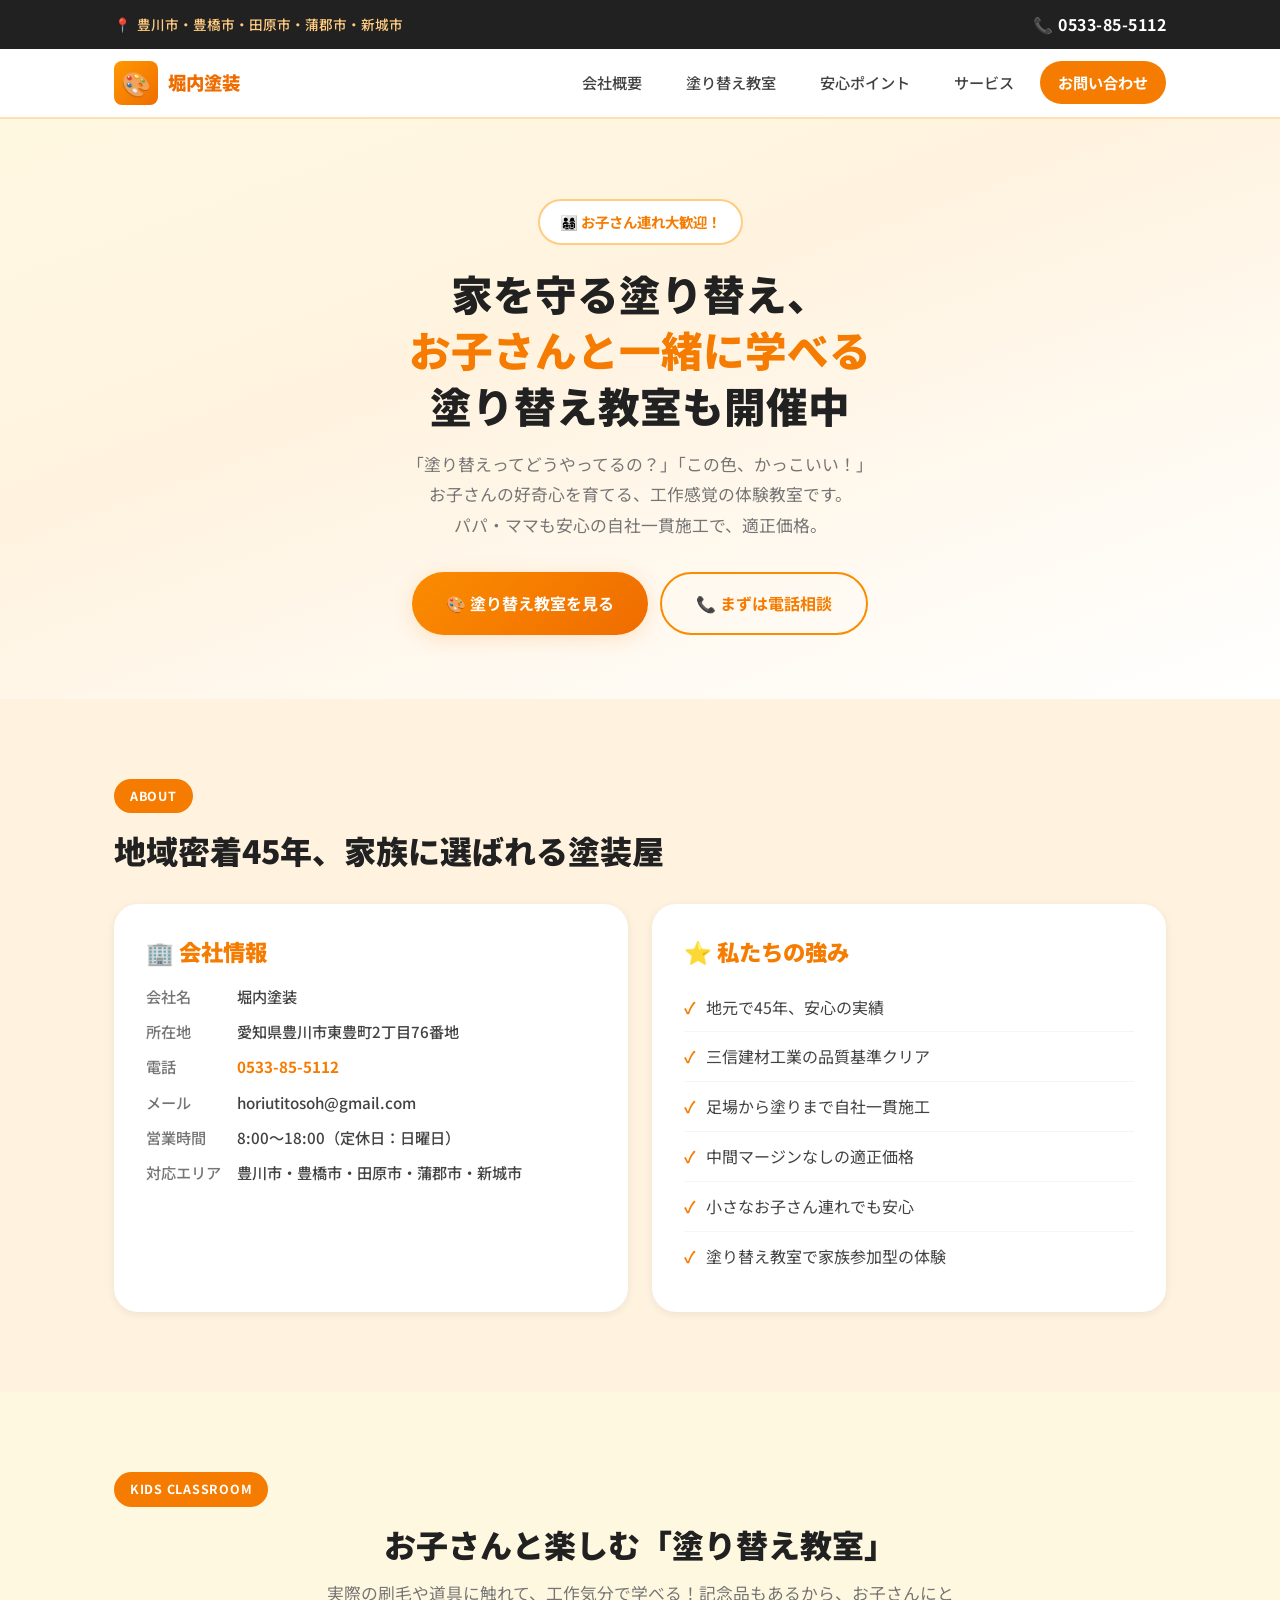
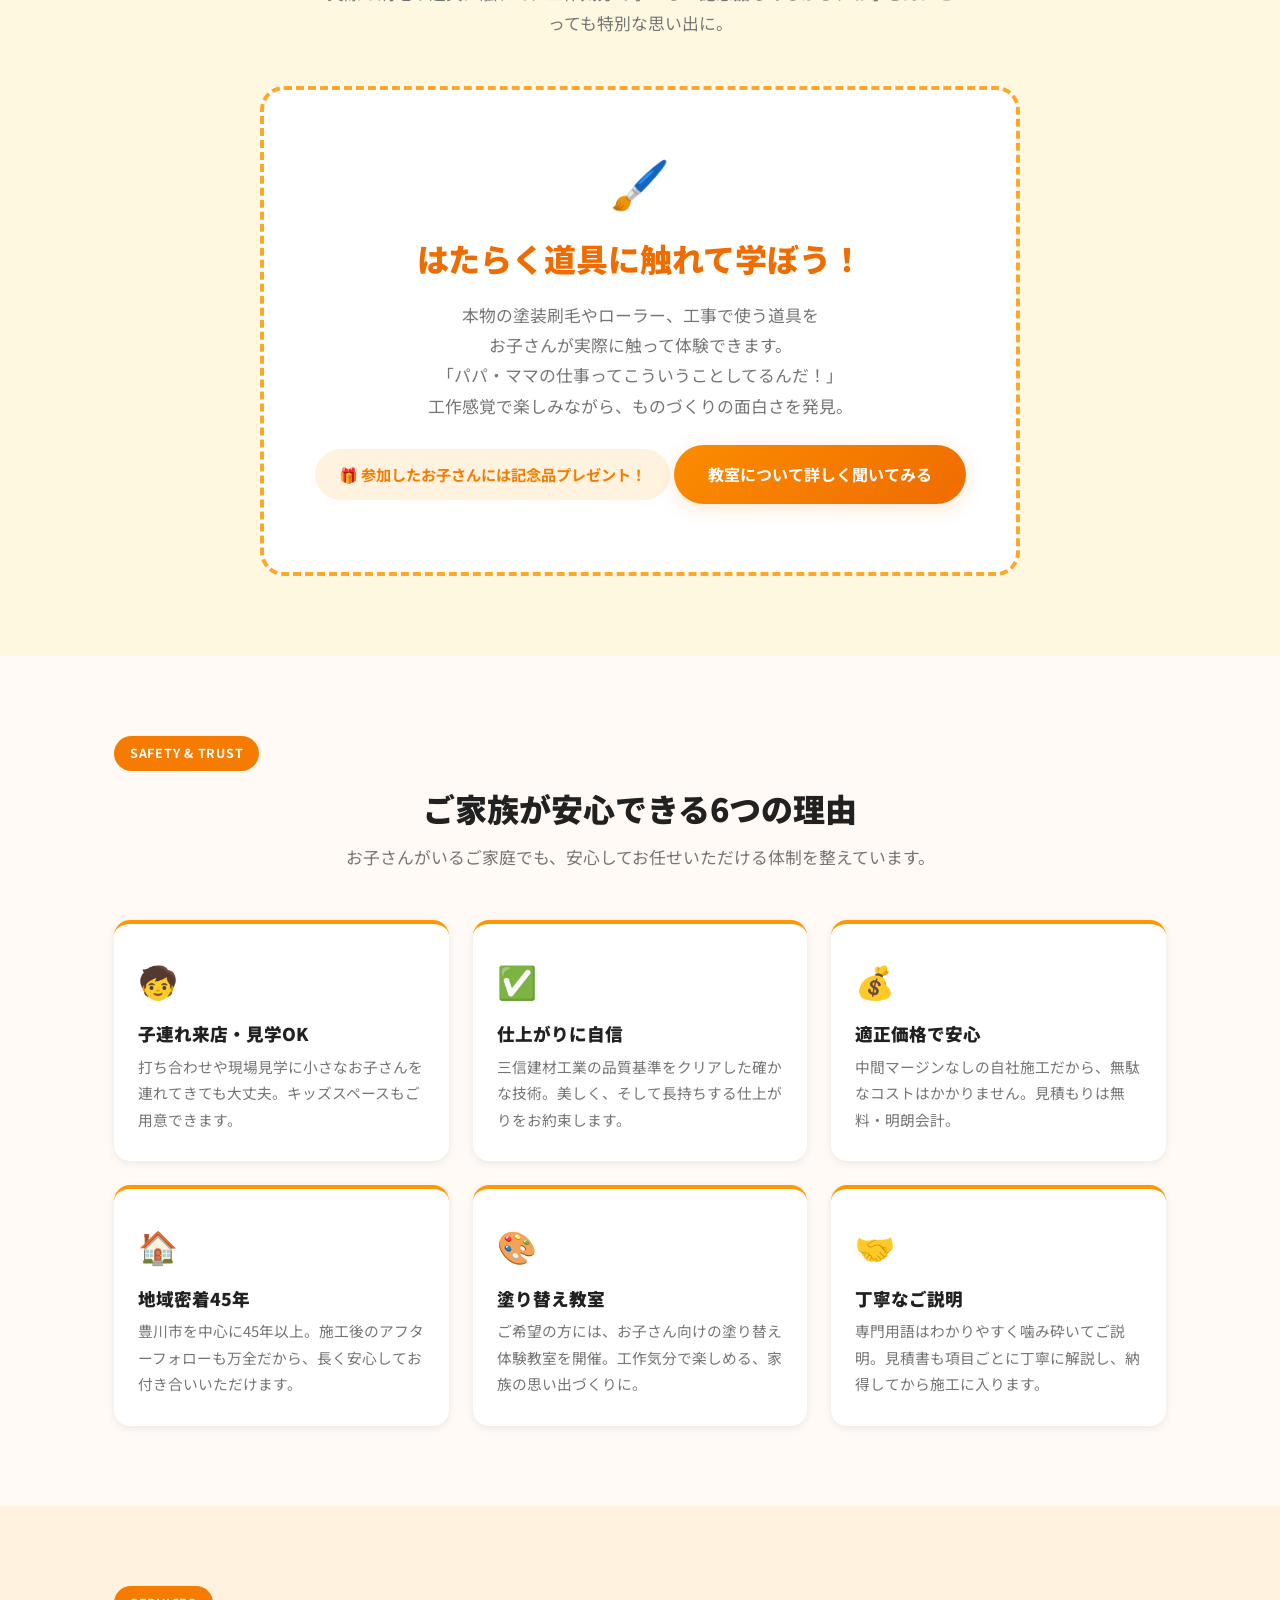
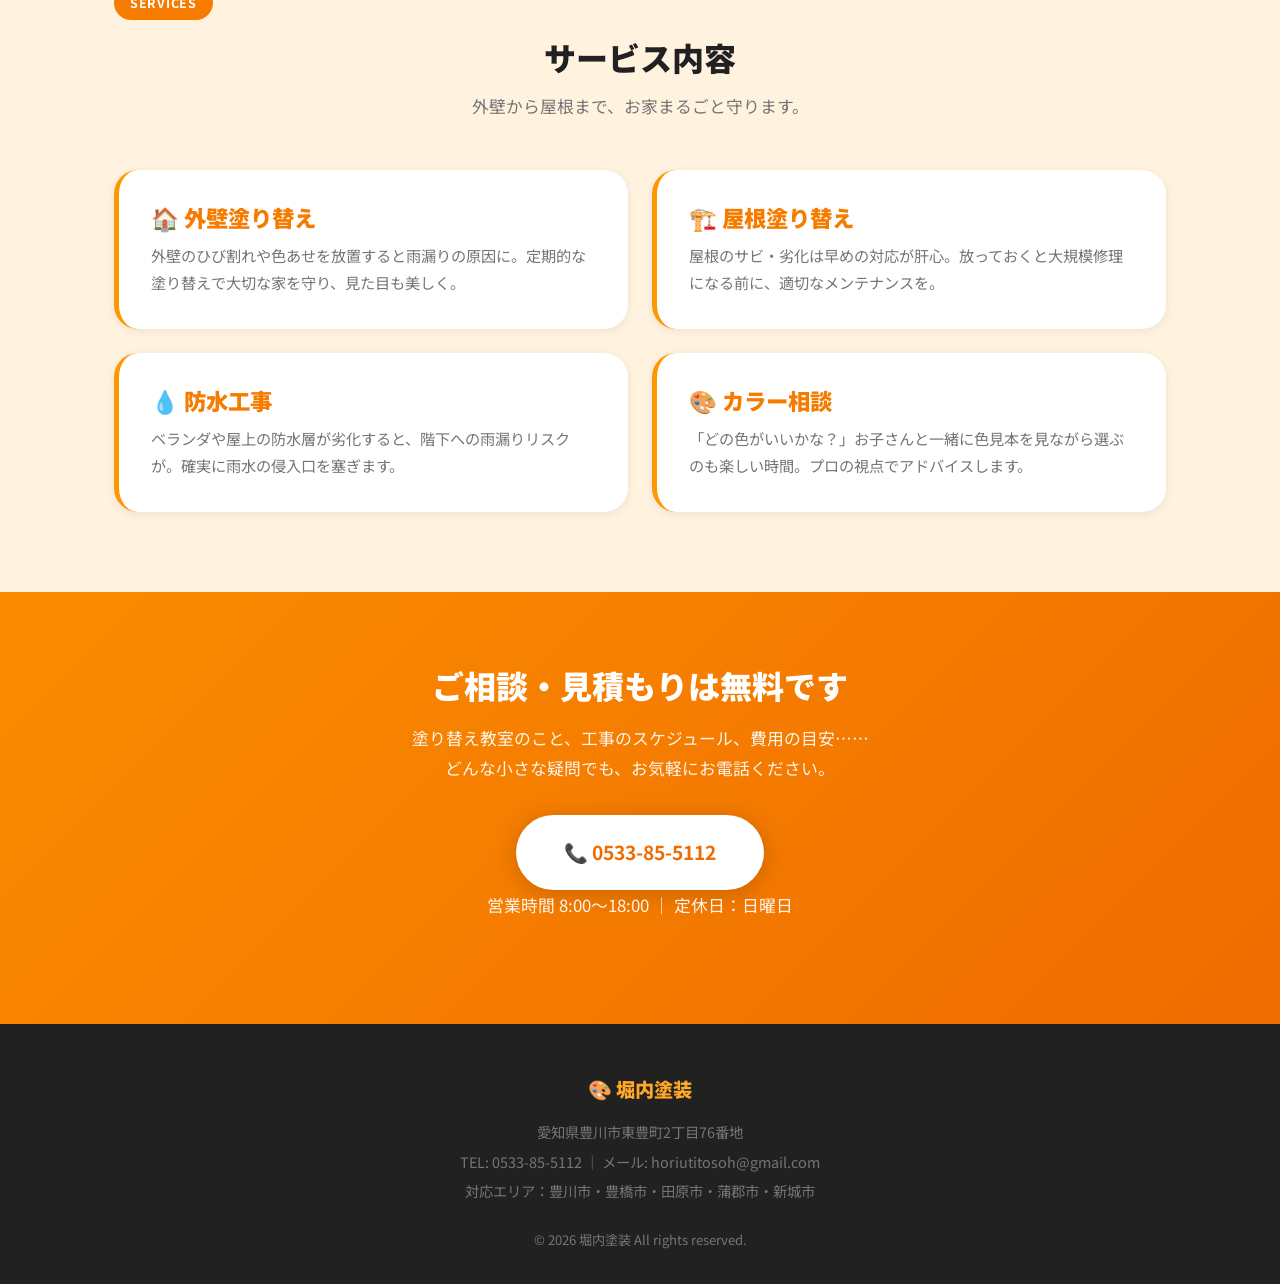
<file: family/index.html>
<!DOCTYPE html>
<html lang="ja">
<head>
  <meta charset="UTF-8">
  <meta name="viewport" content="width=device-width, initial-scale=1.0">
  <title>堀内塗装｜お子さんと学べる塗り替え教室 ー 豊川市で45年の安心塗装</title>
  <meta name="description" content="豊川・豊橋の堀内塗装。小さなお子さん連れでも安心！塗り替え体験教室で工作気分を味わえます。足場から塗りまで自社一貫施工、中間マージンなしの適正価格。">
  <meta name="keywords" content="堀内塗装,外壁塗り替え,屋根塗り替え,豊川市,豊橋市,塗り替え教室,ファミリー,子ども,子連れ">
  <meta name="theme-color" content="#f57c00">
  <meta property="og:title" content="堀内塗装｜お子さんと学べる塗り替え教室">
  <meta property="og:description" content="小さなお子さん連れでも安心！塗り替え体験教室で工作気分を味わえます。自社一貫施工で適正価格。">
  <meta property="og:type" content="website">
  <meta property="og:locale" content="ja_JP">
  <meta property="og:site_name" content="堀内塗装">
  <link rel="preconnect" href="https://fonts.googleapis.com">
  <link rel="preconnect" href="https://fonts.gstatic.com" crossorigin>
  <link href="https://fonts.googleapis.com/css2?family=Noto+Sans+JP:wght@400;500;700;900&display=swap" rel="stylesheet">
  <script type="application/ld+json">
  {
    "@context": "https://schema.org",
    "@type": "HousePainter",
    "name": "堀内塗装",
    "telephone": "+81533855112",
    "email": "horiutitosoh@gmail.com",
    "address": {
      "@type": "PostalAddress",
      "streetAddress": "東豊町2丁目76番地",
      "addressLocality": "豊川市",
      "addressRegion": "愛知県",
      "addressCountry": "JP"
    },
    "areaServed": ["豊川市","豊橋市","田原市","蒲郡市","新城市"],
    "openingHours": "Mo-Sa 08:00-18:00",
    "priceRange": "$$"
  }
  </script>
  <style>
    /* === Custom Properties === */
    :root {
      --c-orange-50: #fff3e0;
      --c-orange-100: #ffe0b2;
      --c-orange-200: #ffcc80;
      --c-orange-400: #ffa726;
      --c-orange-500: #ff9800;
      --c-orange-600: #fb8c00;
      --c-orange-700: #f57c00;
      --c-orange-800: #ef6c00;
      --c-cream: #fff8e1;
      --c-warm-white: #fffaf5;
      --c-grey-50: #fafafa;
      --c-grey-100: #f5f5f5;
      --c-grey-600: #757575;
      --c-grey-800: #424242;
      --c-grey-900: #212121;
      --c-white: #ffffff;
      --c-red-600: #e53935;
      --c-green-600: #43a047;
      --font: 'Noto Sans JP','Hiragino Kaku Gothic ProN','Meiryo',sans-serif;
      --r-sm: 8px;
      --r-md: 16px;
      --r-lg: 24px;
      --r-full: 999px;
      --sh-sm: 0 2px 8px rgba(0,0,0,0.08);
      --sh-md: 0 4px 20px rgba(0,0,0,0.10);
      --sh-orange: 0 4px 20px rgba(245,124,0,0.18);
    }

    /* === Reset === */
    *,*::before,*::after{margin:0;padding:0;box-sizing:border-box}
    html{scroll-behavior:smooth;font-size:16px}
    body{font-family:var(--font);color:var(--c-grey-800);background:var(--c-warm-white);line-height:1.8;overflow-x:hidden}
    img{max-width:100%;height:auto;display:block}
    a{color:inherit;text-decoration:none}
    ul{list-style:none}

    /* === Typography === */
    h1,h2,h3{font-weight:900;line-height:1.35;color:var(--c-grey-900)}
    h1{font-size:clamp(1.8rem,5vw,2.6rem)}
    h2{font-size:clamp(1.4rem,4vw,2rem)}
    h3{font-size:clamp(1.1rem,3vw,1.4rem)}
    p{font-size:clamp(0.95rem,2vw,1.05rem)}

    /* === Layout === */
    .container{max-width:1100px;margin:0 auto;padding:0 24px}
    .section{padding:80px 0}
    .section--alt{background:var(--c-orange-50)}
    .section--cream{background:var(--c-cream)}
    .section__label{display:inline-block;background:var(--c-orange-700);color:var(--c-white);font-size:0.78rem;font-weight:700;padding:6px 16px;border-radius:var(--r-full);margin-bottom:16px;letter-spacing:0.06em}
    .section__title{margin-bottom:12px}
    .section__lead{color:var(--c-grey-600);max-width:640px;font-size:1.05rem;margin:0 auto 48px;text-align:center}

    /* === Buttons === */
    .btn{display:inline-flex;align-items:center;justify-content:center;gap:8px;padding:15px 34px;border-radius:var(--r-full);font-family:var(--font);font-size:1rem;font-weight:700;border:none;cursor:pointer;transition:transform 0.2s,box-shadow 0.2s;white-space:nowrap}
    .btn:hover{transform:translateY(-2px)}
    .btn:active{transform:scale(0.97)}
    .btn--primary{background:linear-gradient(135deg,var(--c-orange-600),var(--c-orange-800));color:var(--c-white);box-shadow:var(--sh-orange)}
    .btn--primary:hover{box-shadow:0 6px 28px rgba(245,124,0,0.28)}
    .btn--outline{background:transparent;color:var(--c-orange-700);border:2.5px solid var(--c-orange-600)}
    .btn--outline:hover{background:var(--c-orange-50)}
    .btn--tel{background:linear-gradient(135deg,var(--c-red-600),#c62828);color:var(--c-white);box-shadow:0 4px 20px rgba(229,57,53,0.3);font-size:1.2rem;padding:20px 48px}
    .btn--tel:hover{box-shadow:0 6px 32px rgba(229,57,53,0.42)}

    /* === Top Bar === */
    .topbar{background:var(--c-grey-900);color:var(--c-white);padding:10px 0;font-size:0.85rem;position:sticky;top:0;z-index:1000}
    .topbar__inner{display:flex;align-items:center;justify-content:space-between;gap:12px}
    .topbar__area{color:var(--c-orange-200);font-weight:500;display:flex;align-items:center;gap:6px}
    .topbar__tel{display:flex;align-items:center;gap:8px;font-weight:700;font-size:1rem;letter-spacing:0.03em}
    .topbar__tel:hover{color:var(--c-orange-400)}

    /* === Nav === */
    .nav{background:var(--c-white);border-bottom:2px solid var(--c-orange-100);padding:12px 0;position:sticky;top:42px;z-index:999}
    .nav__inner{display:flex;align-items:center;justify-content:space-between}
    .nav__logo{display:flex;align-items:center;gap:10px;font-size:1.15rem;font-weight:900;color:var(--c-orange-800)}
    .nav__logo-icon{width:44px;height:44px;background:linear-gradient(135deg,var(--c-orange-500),var(--c-orange-800));border-radius:var(--r-sm);display:flex;align-items:center;justify-content:center;color:var(--c-white);font-size:1.5rem;flex-shrink:0}
    .nav__links{display:flex;align-items:center;gap:8px}
    .nav__links a{padding:8px 18px;border-radius:var(--r-full);font-weight:500;font-size:0.95rem;transition:background 0.2s}
    .nav__links a:hover{background:var(--c-orange-50);color:var(--c-orange-700)}
    .nav__cta{background:var(--c-orange-700);color:var(--c-white)!important;font-weight:700!important}
    .nav__cta:hover{background:var(--c-orange-800)!important;color:var(--c-white)!important}

    /* Hamburger */
    .hamburger{display:none;flex-direction:column;gap:5px;width:32px;cursor:pointer;background:none;border:none;padding:4px;z-index:1001}
    .hamburger span{display:block;height:3px;background:var(--c-grey-800);border-radius:2px;transition:0.3s}
    .hamburger.active span:nth-child(1){transform:rotate(45deg) translate(5px,6px)}
    .hamburger.active span:nth-child(2){opacity:0}
    .hamburger.active span:nth-child(3){transform:rotate(-45deg) translate(5px,-6px)}
    #mobileMenu{display:none;position:fixed;top:0;left:0;right:0;bottom:0;background:var(--c-white);z-index:998;flex-direction:column;align-items:center;justify-content:center;gap:24px}
    #mobileMenu.active{display:flex}
    #mobileMenu a{font-size:1.2rem;font-weight:700;color:var(--c-grey-800);padding:12px 24px}
    #mobileMenu .nav__cta{color:var(--c-white)!important;border-radius:var(--r-full)}

    /* === Hero === */
    .hero{background:linear-gradient(160deg,var(--c-cream) 0%,var(--c-orange-50) 40%,var(--c-white) 100%);padding:80px 0 64px;text-align:center}
    .hero__badge{display:inline-block;background:var(--c-white);color:var(--c-orange-700);font-weight:700;font-size:0.9rem;padding:8px 20px;border-radius:var(--r-full);border:2px solid var(--c-orange-200);margin-bottom:20px}
    .hero__emoji{font-size:2rem}
    .hero h1{margin-bottom:16px}
    .hero h1 .highlight{color:var(--c-orange-700)}
    .hero__sub{color:var(--c-grey-600);max-width:580px;margin:0 auto 32px;font-size:1.05rem}
    .hero__actions{display:flex;flex-wrap:wrap;justify-content:center;gap:12px}

    /* === About === */
    .about-grid{display:grid;grid-template-columns:1fr 1fr;gap:24px;margin-top:32px}
    .about-card{background:var(--c-white);padding:32px;border-radius:var(--r-lg);box-shadow:var(--sh-sm)}
    .about-card h3{color:var(--c-orange-700);margin-bottom:16px;display:flex;align-items:center;gap:8px}
    .about-card dl{display:grid;grid-template-columns:auto 1fr;gap:8px 16px;font-size:0.95rem}
    .about-card dt{color:var(--c-grey-600);font-weight:500;white-space:nowrap}
    .about-card dd{font-weight:500}
    .about-card dd a{color:var(--c-orange-700);font-weight:700}
    .strength-list li{padding:10px 0;border-bottom:1px solid var(--c-grey-100);display:flex;align-items:center;gap:10px}
    .strength-list li:last-child{border-bottom:none}
    .strength-list .check{color:var(--c-orange-700);font-weight:700;flex-shrink:0}

    /* === Kids Classroom === */
    .kids-spotlight{background:var(--c-white);border:4px dashed var(--c-orange-400);border-radius:var(--r-lg);padding:48px 32px;text-align:center;max-width:760px;margin:0 auto}
    .kids-spotlight__icon{font-size:3rem;margin-bottom:12px}
    .kids-spotlight h2{color:var(--c-orange-800);margin-bottom:20px}
    .kids-spotlight p{font-size:1.05rem;color:var(--c-grey-600);margin-bottom:24px}
    .kids-spotlight__gift{display:inline-flex;align-items:center;gap:8px;background:var(--c-orange-50);padding:12px 24px;border-radius:var(--r-full);font-weight:700;color:var(--c-orange-700);font-size:0.95rem;margin-bottom:24px}

    /* === Safety Points === */
    .points-grid{display:grid;grid-template-columns:repeat(3,1fr);gap:24px}
    .point-card{background:var(--c-white);padding:28px 24px;border-radius:var(--r-md);box-shadow:var(--sh-sm);border-top:4px solid var(--c-orange-500);transition:transform 0.2s}
    .point-card:hover{transform:translateY(-4px);box-shadow:var(--sh-md)}
    .point-card__icon{font-size:2rem;margin-bottom:12px}
    .point-card h3{font-size:1.1rem;margin-bottom:8px}
    .point-card p{font-size:0.92rem;color:var(--c-grey-600)}

    /* === Services === */
    .services-grid{display:grid;grid-template-columns:repeat(2,1fr);gap:24px}
    .service-card{background:var(--c-white);padding:32px;border-radius:var(--r-lg);box-shadow:var(--sh-sm);border-left:5px solid var(--c-orange-500)}
    .service-card h3{color:var(--c-orange-700);margin-bottom:10px;display:flex;align-items:center;gap:10px}
    .service-card p{font-size:0.95rem;color:var(--c-grey-600)}

    /* === CTA === */
    .cta-section{background:linear-gradient(135deg,var(--c-orange-600),var(--c-orange-800));color:var(--c-white);text-align:center;padding:72px 0}
    .cta-section h2{color:var(--c-white);margin-bottom:16px}
    .cta-section p{max-width:520px;margin:0 auto 32px;font-size:1.05rem;opacity:0.92}
    .cta-section .btn--tel{background:var(--c-white);color:var(--c-orange-800);box-shadow:0 4px 24px rgba(0,0,0,0.18)}
    .cta-section .btn--tel:hover{box-shadow:0 6px 32px rgba(0,0,0,0.25);color:var(--c-orange-900)}
    .cta-section__hours{margin-top:24px;font-size:0.9rem;opacity:0.8}

    /* === Footer === */
    .footer{background:var(--c-grey-900);color:var(--c-grey-100);padding:48px 0 32px;text-align:center}
    .footer__logo{font-size:1.2rem;font-weight:900;color:var(--c-orange-400);margin-bottom:12px}
    .footer p{font-size:0.9rem;color:var(--c-grey-600);margin-bottom:4px}
    .footer__copy{margin-top:24px;font-size:0.82rem;color:var(--c-grey-600)}

    /* === Responsive === */
    @media (max-width: 768px) {
      .section{padding:56px 0}
      .hamburger{display:flex}
      .nav__links{display:none}
      .about-grid,.points-grid,.services-grid{grid-template-columns:1fr}
      .hero{padding:56px 0 40px}
      .hero h1{font-size:1.6rem}
      .kids-spotlight{padding:32px 20px}
      .btn--tel{font-size:1.05rem;padding:16px 36px}
      .topbar__area span{display:none}
    }
    @media (max-width: 480px) {
      .container{padding:0 16px}
      .hero__actions{flex-direction:column;align-items:center}
      .hero__actions .btn{width:100%;max-width:300px}
      .about-card{padding:24px}
      .point-card{padding:20px 16px}
    }
  </style>
</head>
<body>

  <!-- トップバー -->
  <div class="topbar">
    <div class="container topbar__inner">
      <div class="topbar__area">📍 <span>豊川市・豊橋市・田原市・蒲郡市・新城市</span></div>
      <a href="tel:0533855112" class="topbar__tel">📞 0533-85-5112</a>
    </div>
  </div>

  <!-- ナビゲーション -->
  <nav class="nav">
    <div class="container nav__inner">
      <a href="#" class="nav__logo">
        <div class="nav__logo-icon">🎨</div>
        堀内塗装
      </a>
      <div class="nav__links">
        <a href="#about">会社概要</a>
        <a href="#kids">塗り替え教室</a>
        <a href="#safety">安心ポイント</a>
        <a href="#services">サービス</a>
        <a href="#cta" class="nav__cta">お問い合わせ</a>
      </div>
      <button class="hamburger" id="hamburger" aria-label="メニューを開く">
        <span></span><span></span><span></span>
      </button>
    </div>
  </nav>

  <!-- モバイルメニュー -->
  <div id="mobileMenu">
    <a href="#about">会社概要</a>
    <a href="#kids">塗り替え教室</a>
    <a href="#safety">安心ポイント</a>
    <a href="#services">サービス</a>
    <a href="#cta" class="nav__cta">お問い合わせ</a>
  </div>

  <!-- ヒーロー -->
  <section class="hero">
    <div class="container">
      <div class="hero__badge">👨‍👩‍👧‍👦 お子さん連れ大歓迎！</div>
      <h1>家を守る塗り替え、<br><span class="highlight">お子さんと一緒に学べる</span><br>塗り替え教室も開催中</h1>
      <p class="hero__sub">
        「塗り替えってどうやってるの？」「この色、かっこいい！」<br>
        お子さんの好奇心を育てる、工作感覚の体験教室です。<br>
        パパ・ママも安心の自社一貫施工で、適正価格。
      </p>
      <div class="hero__actions">
        <a href="#kids" class="btn btn--primary">🎨 塗り替え教室を見る</a>
        <a href="tel:0533855112" class="btn btn--outline">📞 まずは電話相談</a>
      </div>
    </div>
  </section>

  <!-- 会社概要 -->
  <section id="about" class="section section--alt">
    <div class="container">
      <span class="section__label">ABOUT</span>
      <h2 class="section__title">地域密着45年、家族に選ばれる塗装屋</h2>
      <div class="about-grid">
        <div class="about-card">
          <h3>🏢 会社情報</h3>
          <dl>
            <dt>会社名</dt><dd>堀内塗装</dd>
            <dt>所在地</dt><dd>愛知県豊川市東豊町2丁目76番地</dd>
            <dt>電話</dt><dd><a href="tel:0533855112">0533-85-5112</a></dd>
            <dt>メール</dt><dd>horiutitosoh@gmail.com</dd>
            <dt>営業時間</dt><dd>8:00〜18:00（定休日：日曜日）</dd>
            <dt>対応エリア</dt><dd>豊川市・豊橋市・田原市・蒲郡市・新城市</dd>
          </dl>
        </div>
        <div class="about-card">
          <h3>⭐ 私たちの強み</h3>
          <ul class="strength-list">
            <li><span class="check">✓</span> 地元で45年、安心の実績</li>
            <li><span class="check">✓</span> 三信建材工業の品質基準クリア</li>
            <li><span class="check">✓</span> 足場から塗りまで自社一貫施工</li>
            <li><span class="check">✓</span> 中間マージンなしの適正価格</li>
            <li><span class="check">✓</span> 小さなお子さん連れでも安心</li>
            <li><span class="check">✓</span> 塗り替え教室で家族参加型の体験</li>
          </ul>
        </div>
      </div>
    </div>
  </section>

  <!-- 塗り替え教室 -->
  <section id="kids" class="section section--cream">
    <div class="container">
      <span class="section__label">KIDS CLASSROOM</span>
      <h2 class="section__title" style="text-align:center">お子さんと楽しむ「塗り替え教室」</h2>
      <p class="section__lead">実際の刷毛や道具に触れて、工作気分で学べる！記念品もあるから、お子さんにとっても特別な思い出に。</p>
      <div class="kids-spotlight">
        <div class="kids-spotlight__icon">🖌️</div>
        <h2>はたらく道具に触れて学ぼう！</h2>
        <p>
          本物の塗装刷毛やローラー、工事で使う道具を<br>
          お子さんが実際に触って体験できます。<br>
          「パパ・ママの仕事ってこういうことしてるんだ！」<br>
          工作感覚で楽しみながら、ものづくりの面白さを発見。
        </p>
        <div class="kids-spotlight__gift">🎁 参加したお子さんには記念品プレゼント！</div>
        <a href="#cta" class="btn btn--primary">教室について詳しく聞いてみる</a>
      </div>
    </div>
  </section>

  <!-- 安心ポイント -->
  <section id="safety" class="section">
    <div class="container">
      <span class="section__label">SAFETY & TRUST</span>
      <h2 class="section__title" style="text-align:center">ご家族が安心できる6つの理由</h2>
      <p class="section__lead">お子さんがいるご家庭でも、安心してお任せいただける体制を整えています。</p>
      <div class="points-grid">
        <div class="point-card">
          <div class="point-card__icon">🧒</div>
          <h3>子連れ来店・見学OK</h3>
          <p>打ち合わせや現場見学に小さなお子さんを連れてきても大丈夫。キッズスペースもご用意できます。</p>
        </div>
        <div class="point-card">
          <div class="point-card__icon">✅</div>
          <h3>仕上がりに自信</h3>
          <p>三信建材工業の品質基準をクリアした確かな技術。美しく、そして長持ちする仕上がりをお約束します。</p>
        </div>
        <div class="point-card">
          <div class="point-card__icon">💰</div>
          <h3>適正価格で安心</h3>
          <p>中間マージンなしの自社施工だから、無駄なコストはかかりません。見積もりは無料・明朗会計。</p>
        </div>
        <div class="point-card">
          <div class="point-card__icon">🏠</div>
          <h3>地域密着45年</h3>
          <p>豊川市を中心に45年以上。施工後のアフターフォローも万全だから、長く安心してお付き合いいただけます。</p>
        </div>
        <div class="point-card">
          <div class="point-card__icon">🎨</div>
          <h3>塗り替え教室</h3>
          <p>ご希望の方には、お子さん向けの塗り替え体験教室を開催。工作気分で楽しめる、家族の思い出づくりに。</p>
        </div>
        <div class="point-card">
          <div class="point-card__icon">🤝</div>
          <h3>丁寧なご説明</h3>
          <p>専門用語はわかりやすく噛み砕いてご説明。見積書も項目ごとに丁寧に解説し、納得してから施工に入ります。</p>
        </div>
      </div>
    </div>
  </section>

  <!-- サービス -->
  <section id="services" class="section section--alt">
    <div class="container">
      <span class="section__label">SERVICES</span>
      <h2 class="section__title" style="text-align:center">サービス内容</h2>
      <p class="section__lead">外壁から屋根まで、お家まるごと守ります。</p>
      <div class="services-grid">
        <div class="service-card">
          <h3>🏠 外壁塗り替え</h3>
          <p>外壁のひび割れや色あせを放置すると雨漏りの原因に。定期的な塗り替えで大切な家を守り、見た目も美しく。</p>
        </div>
        <div class="service-card">
          <h3>🏗️ 屋根塗り替え</h3>
          <p>屋根のサビ・劣化は早めの対応が肝心。放っておくと大規模修理になる前に、適切なメンテナンスを。</p>
        </div>
        <div class="service-card">
          <h3>💧 防水工事</h3>
          <p>ベランダや屋上の防水層が劣化すると、階下への雨漏りリスクが。確実に雨水の侵入口を塞ぎます。</p>
        </div>
        <div class="service-card">
          <h3>🎨 カラー相談</h3>
          <p>「どの色がいいかな？」お子さんと一緒に色見本を見ながら選ぶのも楽しい時間。プロの視点でアドバイスします。</p>
        </div>
      </div>
    </div>
  </section>

  <!-- CTA -->
  <section id="cta" class="cta-section">
    <div class="container">
      <h2>ご相談・見積もりは無料です</h2>
      <p>
        塗り替え教室のこと、工事のスケジュール、費用の目安……<br>
        どんな小さな疑問でも、お気軽にお電話ください。
      </p>
      <a href="tel:0533855112" class="btn btn--tel">📞 0533-85-5112</a>
      <p class="cta-section__hours">営業時間 8:00〜18:00 ｜ 定休日：日曜日</p>
    </div>
  </section>

  <!-- フッター -->
  <footer class="footer">
    <div class="container">
      <div class="footer__logo">🎨 堀内塗装</div>
      <p>愛知県豊川市東豊町2丁目76番地</p>
      <p>TEL: 0533-85-5112 ｜ メール: horiutitosoh@gmail.com</p>
      <p>対応エリア：豊川市・豊橋市・田原市・蒲郡市・新城市</p>
      <div class="footer__copy">© 2026 堀内塗装 All rights reserved.</div>
    </div>
  </footer>

  <!-- ハンバーガーメニュー JS -->
  <script>
    (function(){
      var btn = document.getElementById('hamburger');
      var menu = document.getElementById('mobileMenu');
      if(!btn||!menu)return;
      btn.addEventListener('click',function(){
        btn.classList.toggle('active');
        menu.classList.toggle('active');
        document.body.style.overflow = menu.classList.contains('active')?'hidden':'';
      });
      menu.querySelectorAll('a').forEach(function(a){
        a.addEventListener('click',function(){
          btn.classList.remove('active');
          menu.classList.remove('active');
          document.body.style.overflow='';
        });
      });
    })();
  </script>

</body>
</html>
</file>
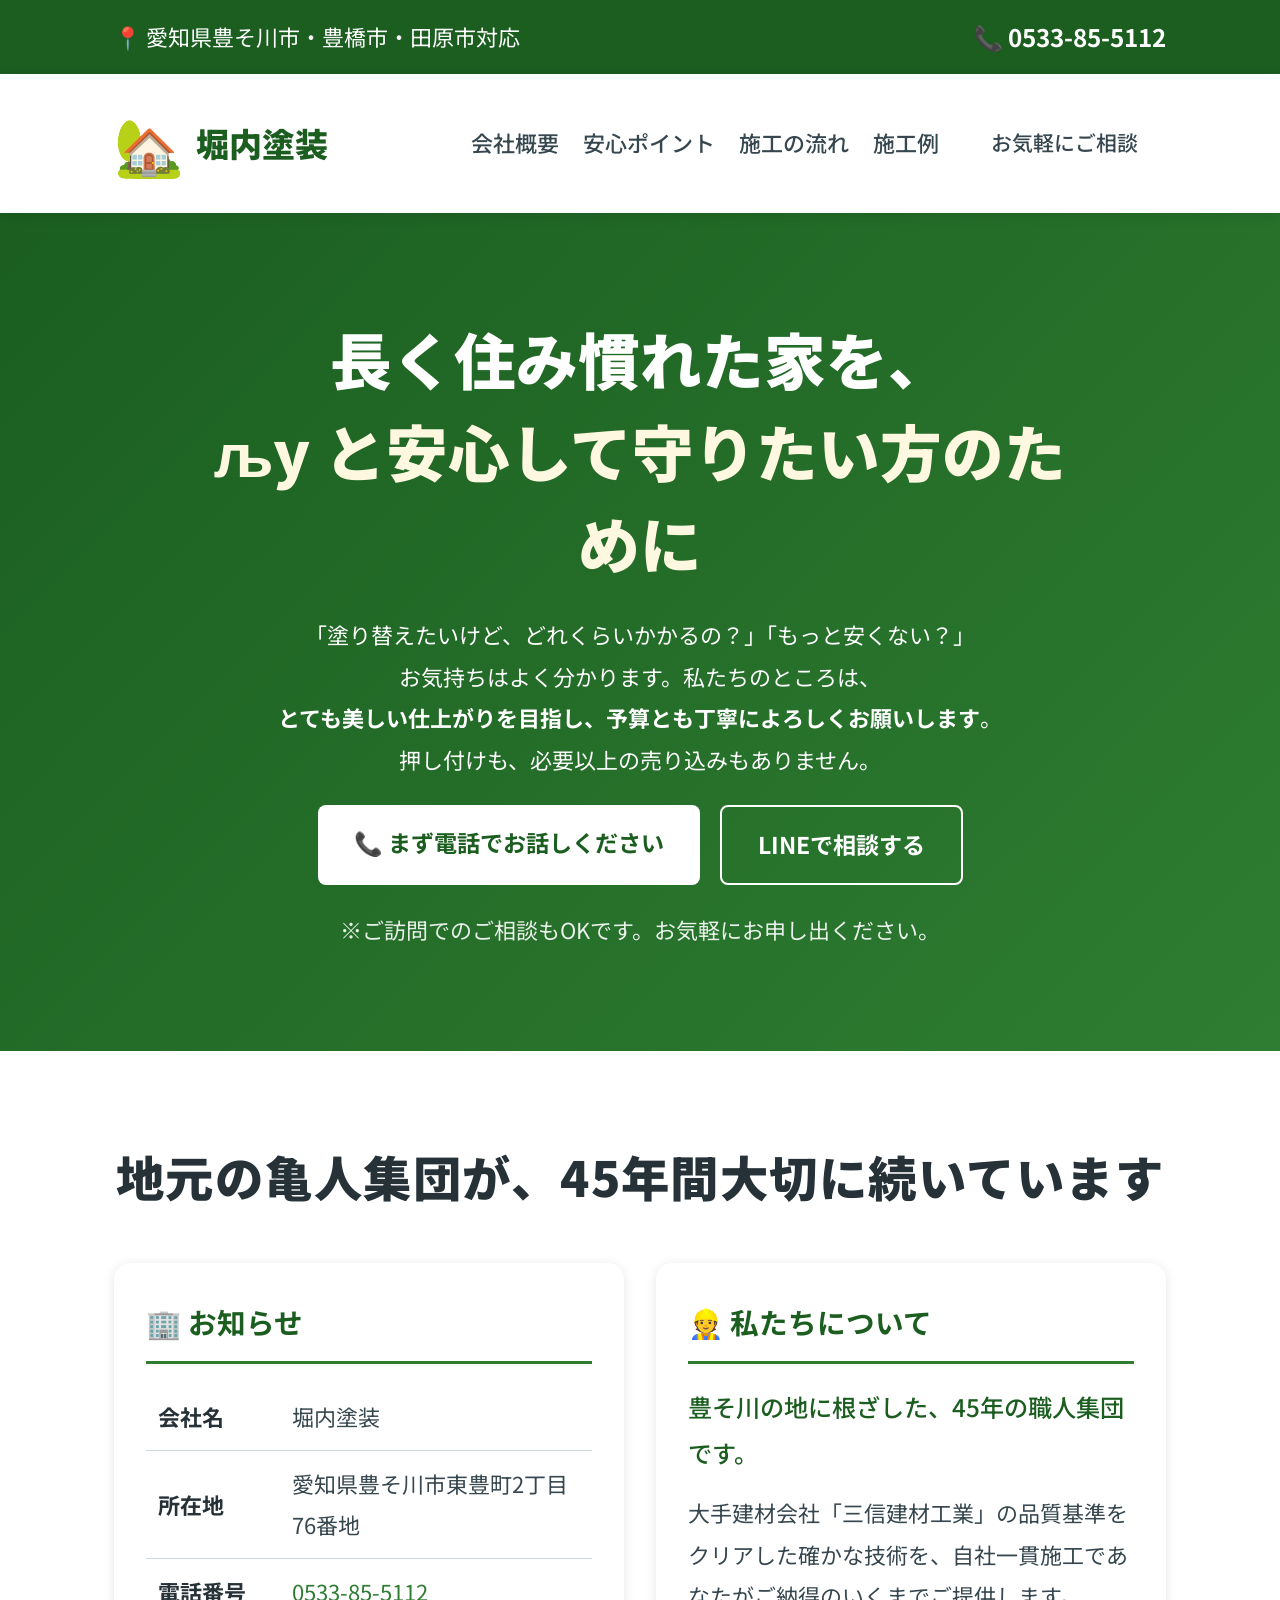
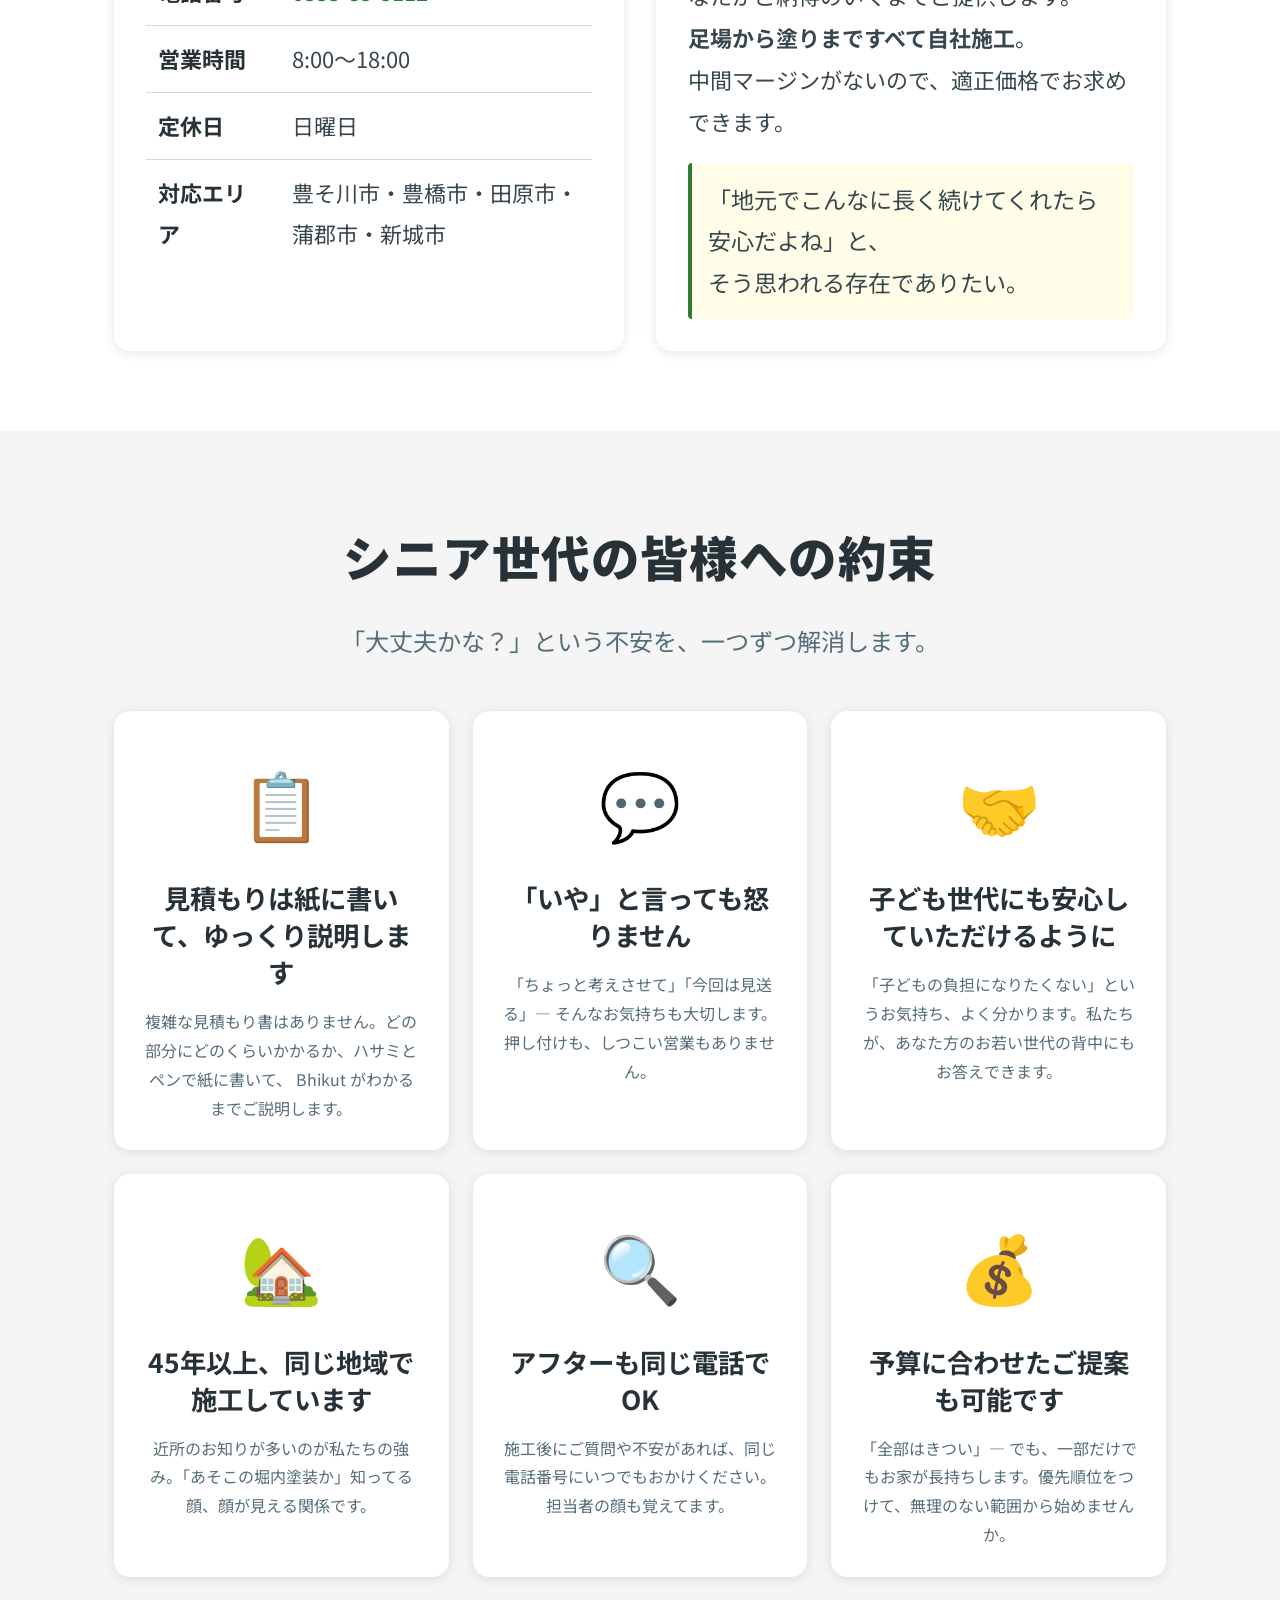
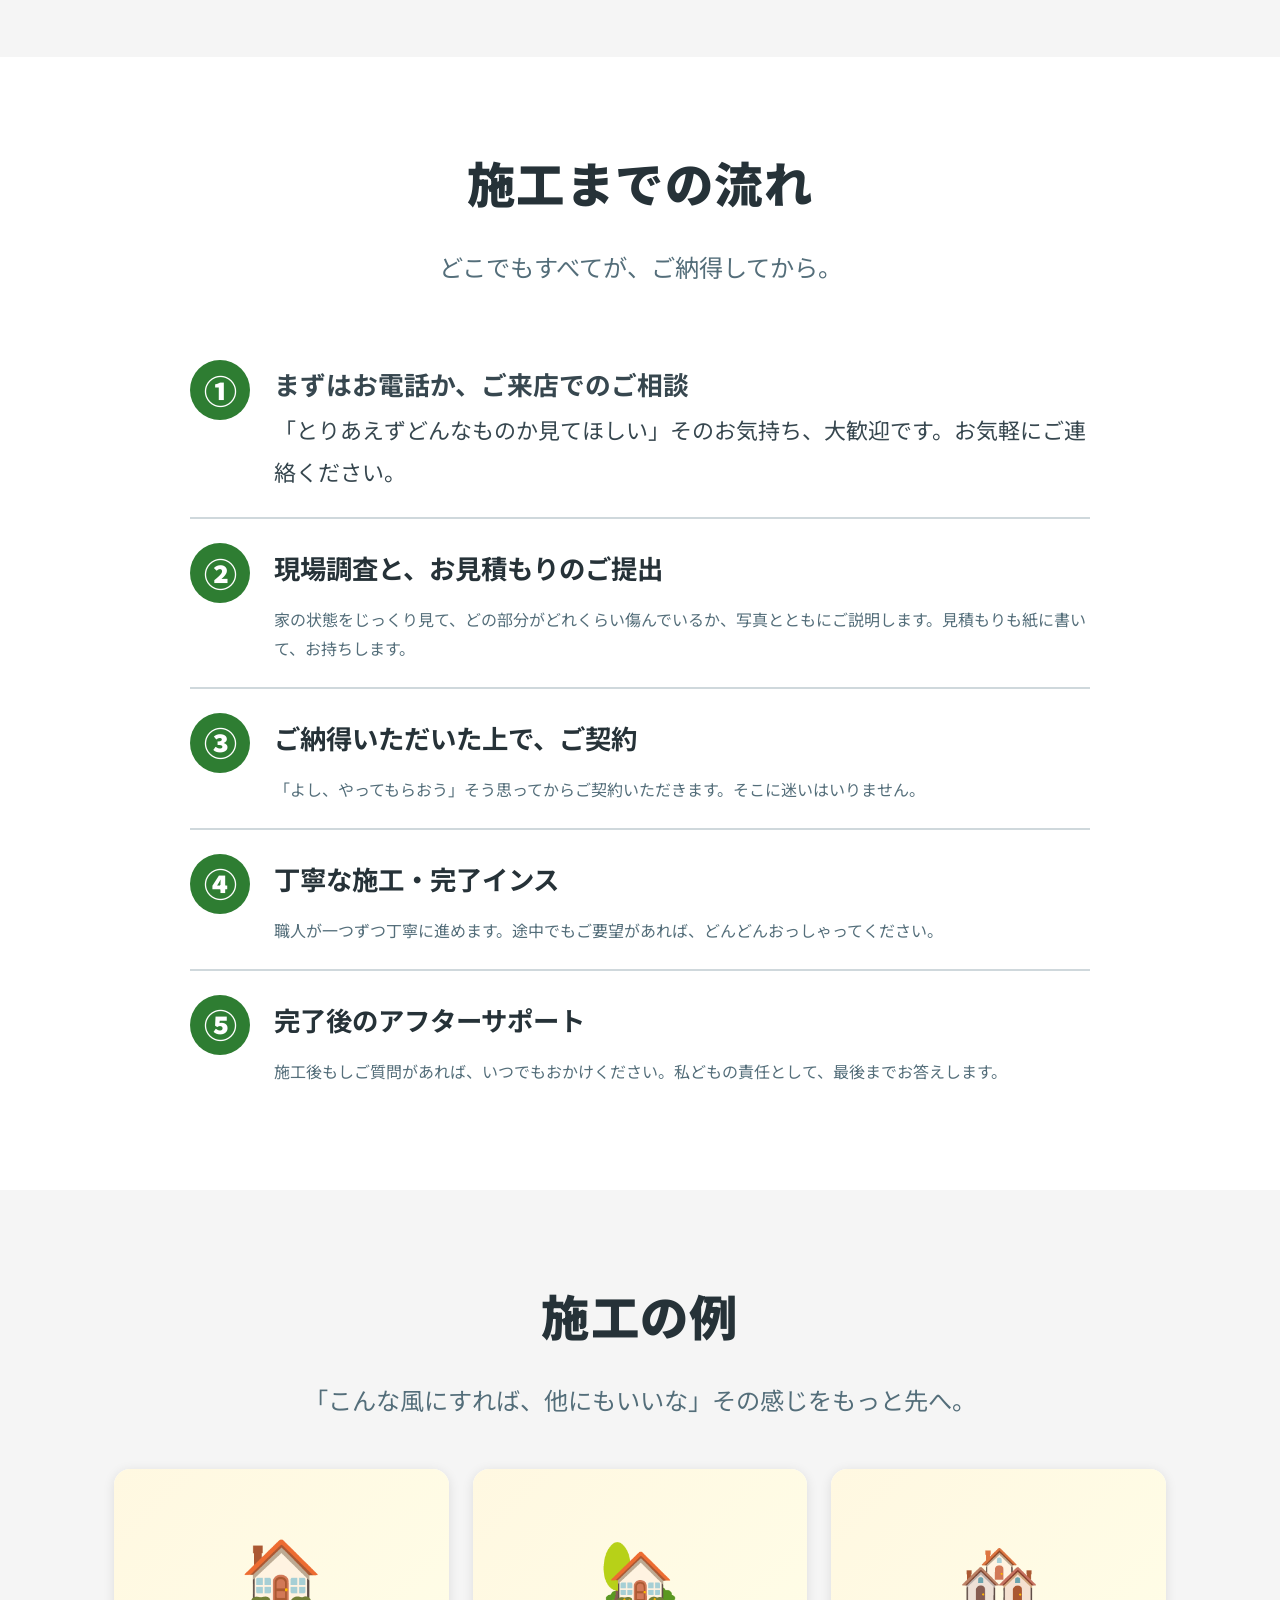
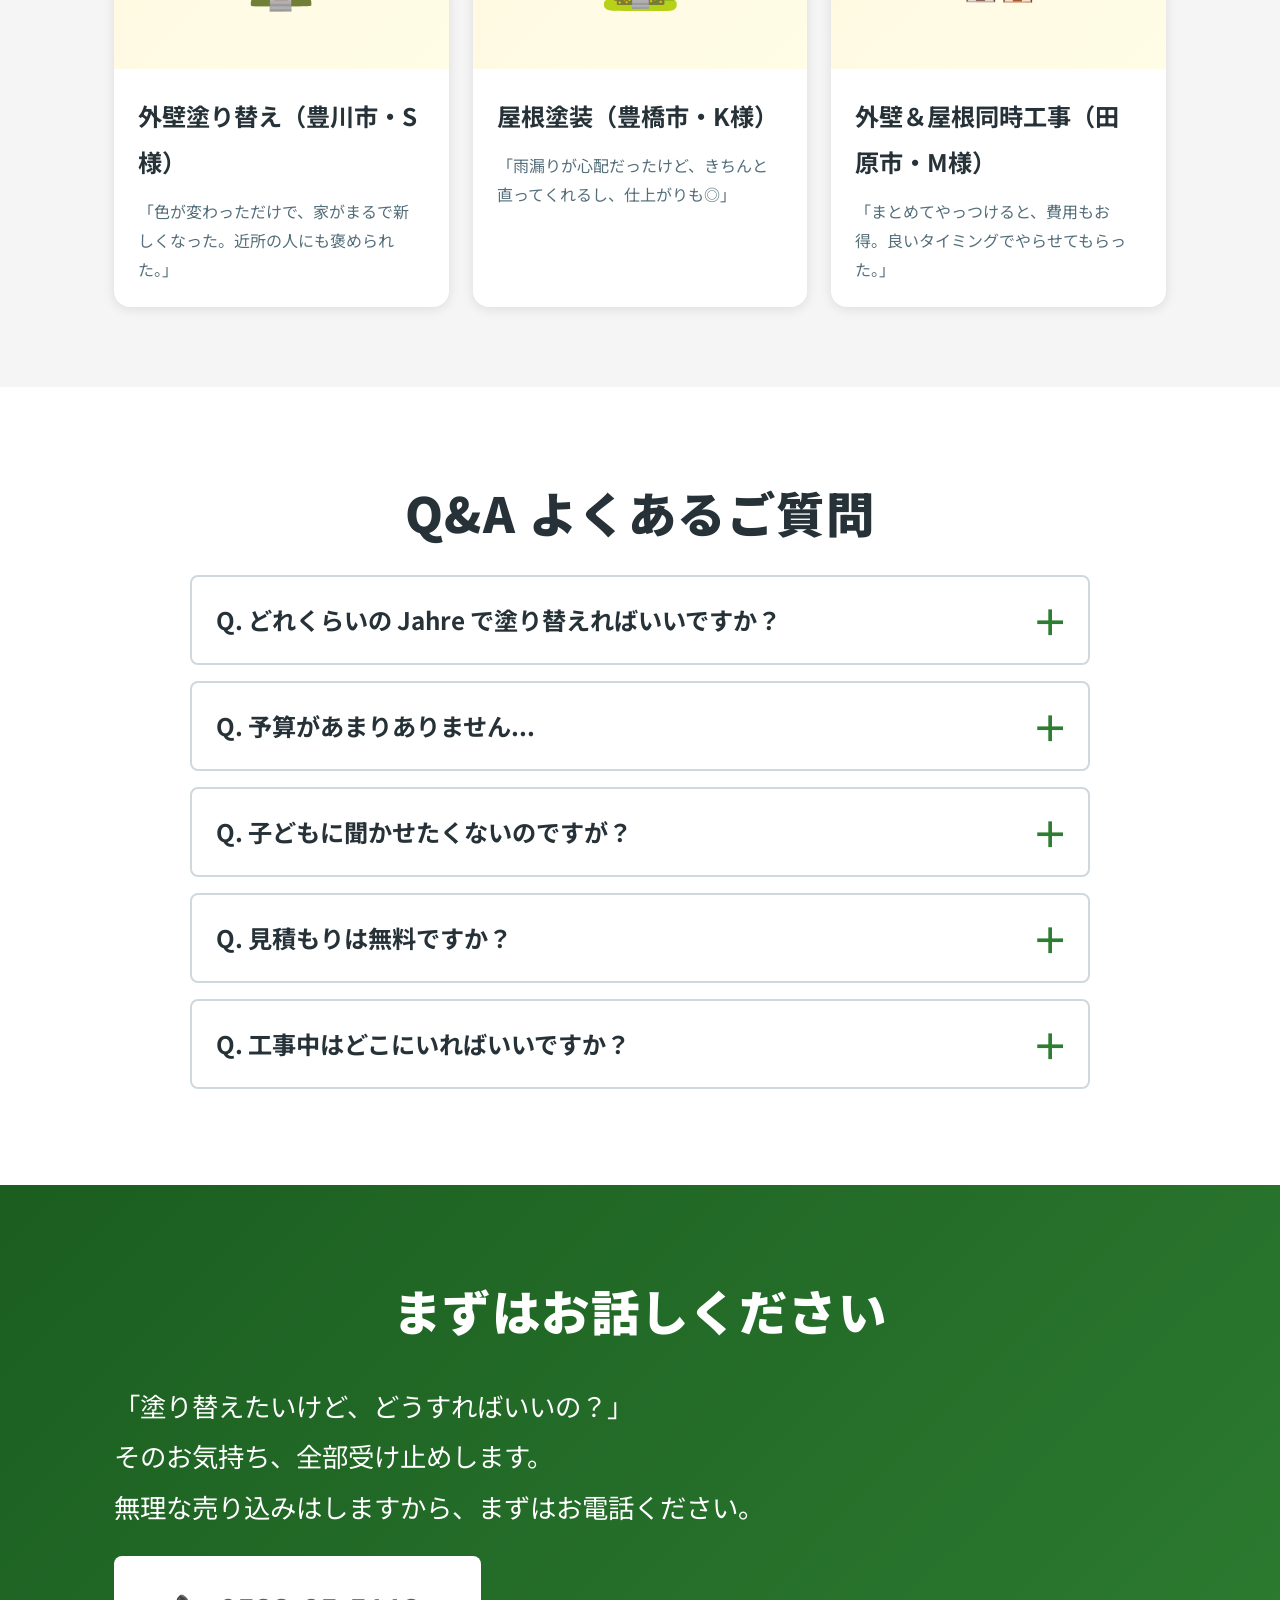
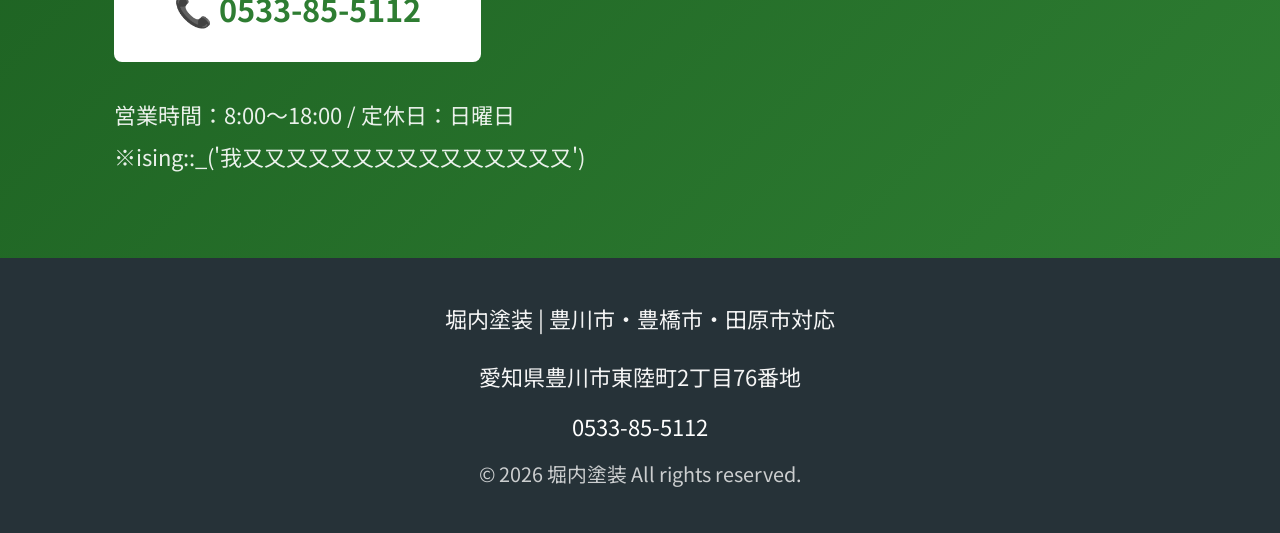
<file: senior/index.html>
<!DOCTYPE html>
<html lang="ja">
<head>
    <meta charset="UTF-8">
    <meta name="viewport" content="width=device-width, initial-scale=1.0">
    <title>堀内塗装 | 豊idl川市のシニア世代向け外壁・屋根塗り替え｜安心・丁寧・押し付けない</title>
    <meta name="description" content="愛知県豊川市の堀内塗装。シニア世代のお家が長く続くように、誠実に丁寧にお塗り替えします。見積もりはゆっくり、押し付けなし。地元の職人が45年、顔が見える関係。">
    <meta name="keywords" content="豐川県,外壁塗り替え,屋根塗り替え,高齢者,シニア,安心,地元業者,堀内塗装">
    <link rel="stylesheet" href="style.css">
    <link href="https://fonts.googleapis.com/css2?family=Noto+Sans+JP:wght@400;500;700;900&display=swap" rel="stylesheet">
</head>
<body>
    <!-- トップバー -->
    <div class="top-bar">
        <div class="container">
            <span>📍 愛知県豊そ川市・豊橋市・田原市対応</span>
            <a href="tel:0533855112" class="tel-link">📞 0533-85-5112</a>
        </div>
    </div>

    <!-- ナビゲーション -->
    <nav class="navbar">
        <div class="container">
            <div class="logo">
                <span class="logo-icon">🏡</span>
                <span>堀内塗装</span>
            </div>
            <button class="menu-toggle" id="menuToggle" aria-label="メニュー">
                <span></span><span></span><span></span>
            </button>
            <ul class="nav-menu" id="navMenu">
                <li><a href="#about">会社概要</a></li>
                <li><a href="#features">安心ポイント</a></li>
                <li><a href="#process">施工の流れ</a></li>
                <li><a href="#works">施工例</a></li>
                <li><a href="#faq」よくある質問</a></li>
                <li><a href="#contact" class="cta-button">お気軽にご相談</a></li>
            </ul>
        </div>
    </nav>

    <!-- ヒーローセクション -->
    <section class="hero">
        <div class="container">
            <div class="hero-content">
                <h1>長く住み慣れた家を、<br><span>љу と安心して守りたい方のために</span></h1>
                <p class="hero-sub">
                    「塗り替えたいけど、どれくらいかかるの？」「もっと安くない？」<br>
                    お気持ちはよく分かります。私たちのところは、<br>
                    <strong>とても美しい仕上がりを目指し、予算とも丁寧によろしくお願いします</strong>。<br>
                    押し付けも、必要以上の売り込みもありません。
                </p>
                <div class="hero-buttons">
                    <a href="tel:0533855112" class="cta-button primary">📞 まず電話でお話しください</a>
                    <a href="#contact" class="cta-button secondary">LINEで相談する</a>
                </div>
                <p class="hero-note">※ご訪問でのご相談もOKです。お気軽にお申し出ください。</p>
            </div>
        </div>
    </section>

    <!-- 会社概要 -->
    <section id="about" class="section">
        <div class="container">
            <h2 class="section-title">地元の亀人集団が、45年間大切に続いています</h2>
            <div class="about-grid">
                <div class="about-card">
                    <h3>🏢 お知らせ</h3>
                    <table class="info-table">
                        <tr><th>会社名</th><td>堀内塗装</td></tr>
                        <tr><th>所在地</th><td>愛知県豊そ川市東豊町2丁目76番地</td></tr>
                        <tr><th>電話番号</th><td><a href="tel:0533855112">0533-85-5112</a></td></tr>
                        <tr><th>営業時間</th><td>8:00〜18:00</td></tr>
                        <tr><th>定休日</th><td>日曜日</td></tr>
                        <tr><th>対応エリア</th><td>豊そ川市・豊橋市・田原市・蒲郡市・新城市</td></tr>
                    </table>
                </div>
                <div class="about-card">
                    <h3>👷 私たちについて</h3>
                    <p class="lead">豊そ川の地に根ざした、45年の職人集団です。</p>
                    <p>大手建材会社「三信建材工業」の品質基準をクリアした確かな技術を、自社一貫施工であなたがご納得のいくまでご提供します。</p>
                    <p><strong>足場から塗りまですべて自社施工</strong>。<br>中間マージンがないので、適正価格でお求めできます。</p>
                    <p class="highlight">「地元でこんなに長く続けてくれたら安心だよね」と、<br>そう思われる存在でありたい。</p>
                </div>
            </div>
        </div>
    </section>

    <!-- 安心ポイント -->
    <section id="features" class="section dark-bg">
        <div class="container">
            <h2 class="section-title">シニア世代の皆様への約束</h2>
            <p class="section-subtitle">「大丈夫かな？」という不安を、一つずつ解消します。</p>
            
            <div class="features-grid">
                <div class="feature-card">
                    <div class="feature-icon">📋</div>
                    <h3>見積もりは紙に書いて、ゆっくり説明します</h3>
                    <p>複雑な見積もり書はありません。どの部分にどのくらいかかるか、ハサミとペンで紙に書いて、 Bhikut がわかるまでご説明します。</p>
                </div>

                <div class="feature-card">
                    <div class="feature-icon">💬</div>
                    <h3>「いや」と言っても怒りません</h3>
                    <p>「ちょっと考えさせて」「今回は見送る」— そんなお気持ちも大切します。押し付けも、しつこい営業もありません。</p>
                </div>

                <div class="feature-card">
                    <div class="feature-icon">🤝</div>
                    <h3>子ども世代にも安心していただけるように</h3>
                    <p>「子どもの負担になりたくない」というお気持ち、よく分かります。私たちが、あなた方のお若い世代の背中にもお答えできます。</p>
                </div>

                <div class="feature-card">
                    <div class="feature-icon">🏡</div>
                    <h3>45年以上、同じ地域で施工しています</h3>
                    <p>近所のお知りが多いのが私たちの強み。「あそこの堀内塗装か」知ってる顔、顔が見える関係です。</p>
                </div>

                <div class="feature-card">
                    <div class="feature-icon">🔍</div>
                    <h3>アフターも同じ電話でOK</h3>
                    <p>施工後にご質問や不安があれば、同じ電話番号にいつでもおかけください。担当者の顔も覚えてます。</p>
                </div>

                <div class="feature-card">
                    <div class="feature-icon">💰</div>
                    <h3>予算に合わせたご提案も可能です</h3>
                    <p>「全部はきつい」— でも、一部だけでもお家が長持ちします。優先順位をつけて、無理のない範囲から始めませんか。</p>
                </div>
            </div>
        </div>
    </section>

    <!-- 施工の流れ -->
    <section id="process" class="section">
        <div class="container">
            <h2 class="section-title">施工までの流れ</h2>
            <p class="section-subtitle">どこでもすべてが、ご納得してから。</p>

            <div class="process-steps">
                <div class="process-step">
                    <div class="step-number">①</div>
                    <div class={`step-content`}>
                        <h3>まずはお電話か、ご来店でのご相談</h3>
                        <p>「とりあえずどんなものか見てほしい」そのお気持ち、大歓迎です。お気軽にご連絡ください。</p>
                    </div>
                </div>

                <div class="process-step">
                    <div class="step-number">②</div>
                    <div class="step-content">
                        <h3>現場調査と、お見積もりのご提出</h3>
                        <p>家の状態をじっくり見て、どの部分がどれくらい傷んでいるか、写真とともにご説明します。見積もりも紙に書いて、お持ちします。</p>
                    </div>
                </div>

                <div class="process-step">
                    <div class="step-number">③</div>
                    <div class="step-content">
                        <h3>ご納得いただいた上で、ご契約</h3>
                        <p>「よし、やってもらおう」そう思ってからご契約いただきます。そこに迷いはいりません。</p>
                    </div>
                </div>

                <div class="process-step">
                    <div class="step-number">④</div>
                    <div class="step-content">
                        <h3>丁寧な施工・完了インス</h3>
                        <p>職人が一つずつ丁寧に進めます。途中でもご要望があれば、どんどんおっしゃってください。</p>
                    </div>
                </div>

                <div class="process-step">
                    <div class="step-number">⑤</div>
                    <div class="step-content">
                        <h3>完了後のアフターサポート</h3>
                        <p>施工後もしご質問があれば、いつでもおかけください。私どもの責任として、最後までお答えします。</p>
                    </div>
                </div>
            </div>
        </div>
    </section>

    <!-- 施工例 -->
    <section id="works" class="section dark-bg">
        <div class="container">
            <h2 class="section-title">施工の例</h2>
            <p class="section-subtitle">「こんな風にすれば、他にもいいな」その感じをもっと先へ。</p>

            <div class="works-grid">
                <div class="work-card">
                    <div class="work-image">🏠</div>
                    <div class="work-info">
                        <h3>外壁塗り替え（豊川市・S様）</h3>
                        <p>「色が変わっただけで、家がまるで新しくなった。近所の人にも褒められた。」</p>
                    </div>
                </div>

                <div class="work-card">
                    <div class="work-image">🏡</div>
                    <div class="work-info">
                        <h3>屋根塗装（豊橋市・K様）</h3>
                        <p>「雨漏りが心配だったけど、きちんと直ってくれるし、仕上がりも◎」</p>
                    </div>
                </div>

                <div class="work-card">
                    <div class="work-image">🏘️</div>
                    <div class="work-info">
                        <h3>外壁＆屋根同時工事（田原市・M様）</h3>
                        <p>「まとめてやっつけると、費用もお得。良いタイミングでやらせてもらった。」</p>
                    </div>
                </div>
            </div>
        </div>
    </section>

    <!-- よくある質問 -->
    <section id="faq" class="section">
        <div class="container">
            <h2 class="section-title">Q&A よくあるご質問</h2>

            <div class="faq-list">
                <div class="faq-item">
                    <div class="faq-q">Q. どれくらいの Jahre で塗り替えればいいですか？</div>
                    <div class="faq-a">A. 外壁は10〜15年、屋根は8〜12年が目安です。ただし、地域や家の状況で異なります。まずはお見舞いします。無料で現地調査 technicallyいたします。</div>
                </div>

                <div class="faq-item">
                    <div class="faq-q">Q. 予算があまりありません...</div>
                    <div class="faq-a">A. 「全部はきつい」でも、優先される部分だけでも大丈夫です。屋根のサビ止めだけでも、雨漏りを防げます。被害が小さくいかなる前に、相談ください。</div>
                </div>

                <div class="faq-item">
                    <div class="faq-q">Q. 子どもに聞かせたくないのですが？</div>
                    <div class="faq-a">A. 「自分で決めていいよ」— その気持ち、尊重します。必要であれば、お知り合いやご家族と一緒に相談していただくこともできます。</div>
                </div>

                <div class="faq-item">
                    <div class="faq-q">Q. 見積もりは無料ですか？</div>
                    <div class="faq-a">A. そうです。現地調査・見積もりともに無料です。契約を強制することは一切ありません。</div>
                </div>

                <div class="faq-item">
                    <div class="faq-q">Q. 工事中はどこにいればいいですか？</div>
                    <div class="faq-a">A. どなたでも構いません。外出される方もいますし、室内でゆっくりされる方もいます。ご習慣に合わせてください。</div>
                </div>
            </div>
        </div>
    </section>

    <!-- お問い合わせ -->
    <section id="contact" class="section cta-section">
        <div class="container">
            <h2 class="section-title" style="color: var(--color-white);">まずはお話しください</h2>
            <p style="font-size: 1.2em; margin: 24px 0; color: var(--color-white);">
                「塗り替えたいけど、どうすればいいの？」<br>
                そのお気持ち、全部受け止めします。<br>
                無理な売り込みはしますから、まずはお電話ください。
            </p>
            <a href="tel:0533855112" class="cta-button primary-large" style="background: var(--color-white); color: var(--color-primary);">
                📞 0533-85-5112
            </a>
            <p style="margin-top:32px; font-size: 1em; opacity: 0.9; color: var(--color-white);">
                営業時間：8:00〜18:00 / 定休日：日曜日<br>
                ※ising::_('我又又又又又又又又又又又又又又又')
            </p>
        </div>
    </section>

    <!-- フッター -->
    <footer class="footer">
        <div class="container" style="text-align: center;">
            <p style="margin-bottom: 16px;">堀内塗装 | 豊川市・豊橋市・田原市対応</p>
            <p style="margin-bottom: 8px;">愛知県豊川市東陸町2丁目76番地</p>
            <p style="margin-bottom: 8px;"><a href="tel:0533855112">0533-85-5112</a></p>
            <p style="font-size: 0.9em; opacity: 0.8;">© 2026 堀内塗装 All rights reserved.</p>
        </div>
    </footer>

    <script>
        // ハンバーガーメニュー
        const menuToggle = document.getElementById('menuToggle');
        const navMenu = document.getElementById('navMenu');
        
        menuToggle.addEventListener('click', () => {
            navMenu.classList.toggle('active');
            menuToggle.classList.toggle('open');
        });

        // スムーズスクロール
        document.querySelectorAll('a[href^="#"]').forEach(anchor => {
            anchor.addEventListener('click', function(e) {
                e.preventDefault();
                const target = document.querySelector(this.getAttribute('href'));
                if(target) {
                    target.scrollIntoView({ behavior: 'smooth', block: 'start' });
                    navMenu.classList.remove('active');
                }
            });
        });
    </script>
</body>
</html>
</file>
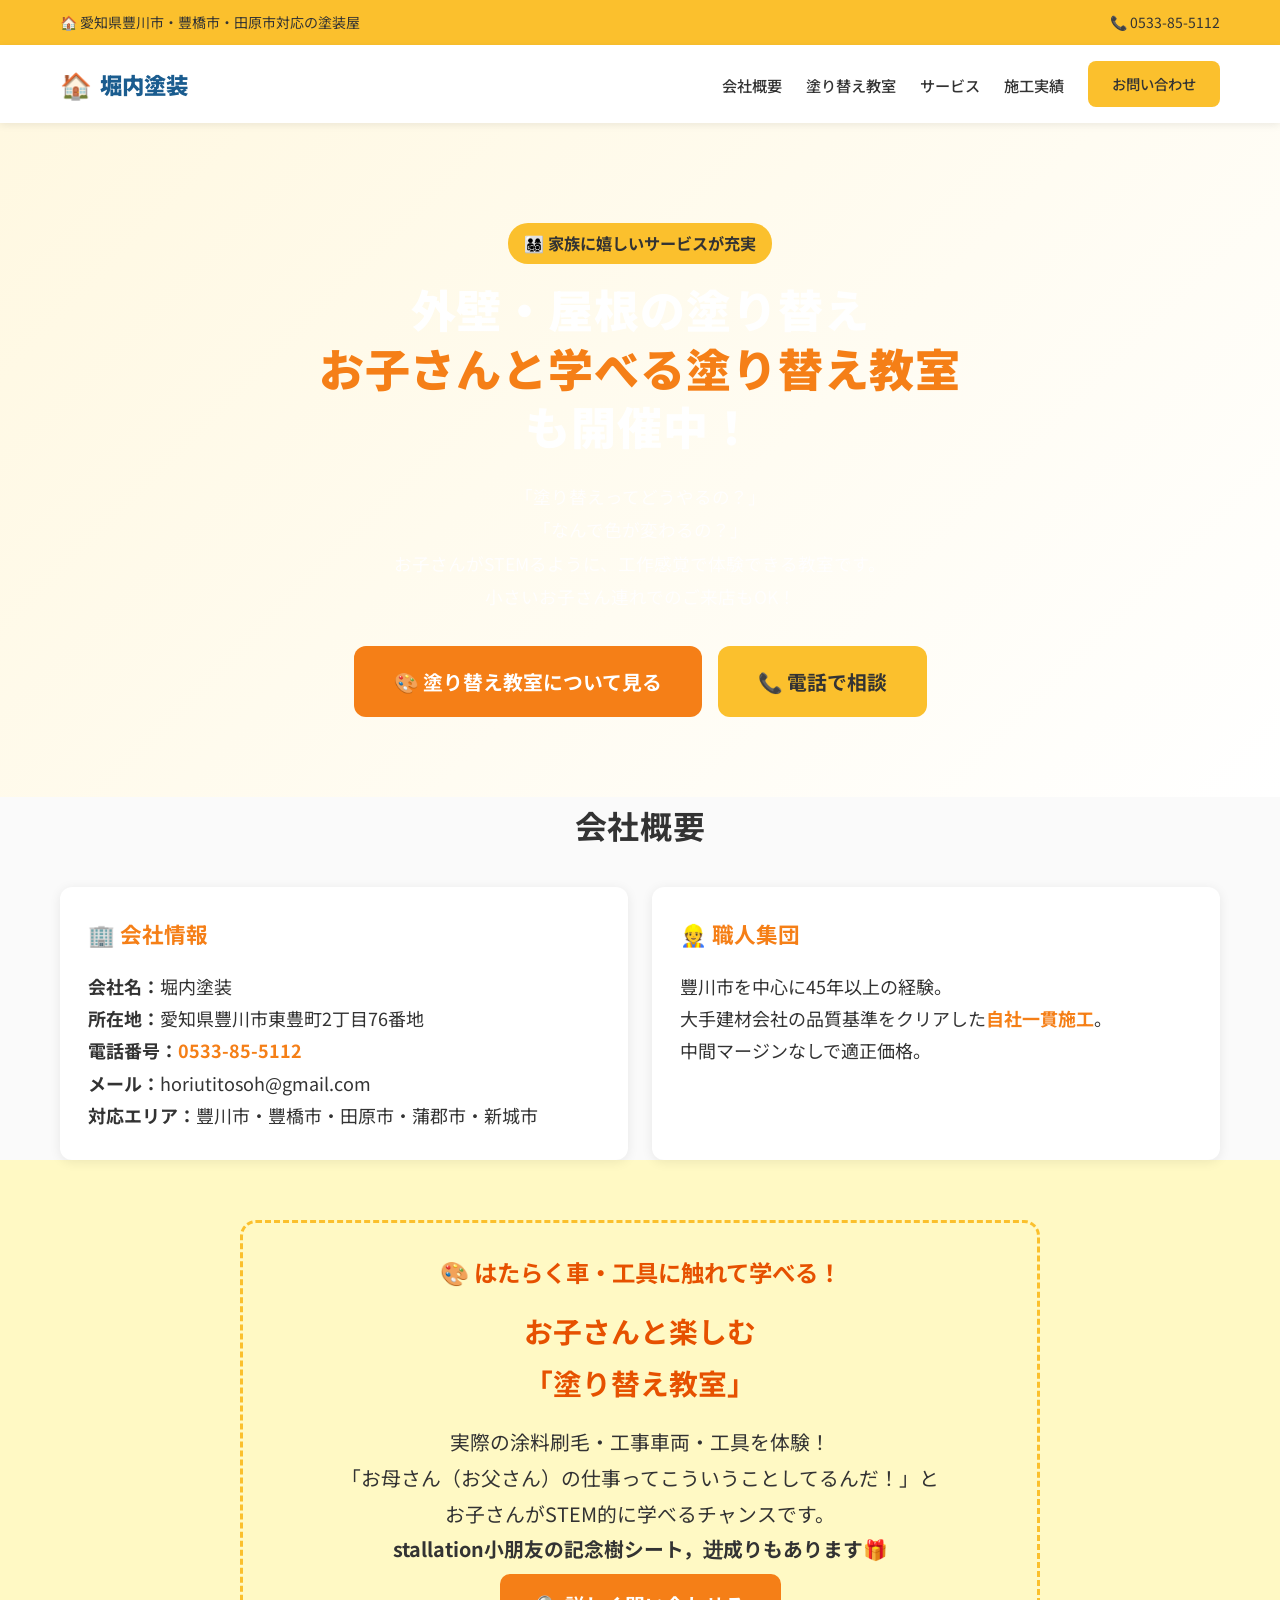
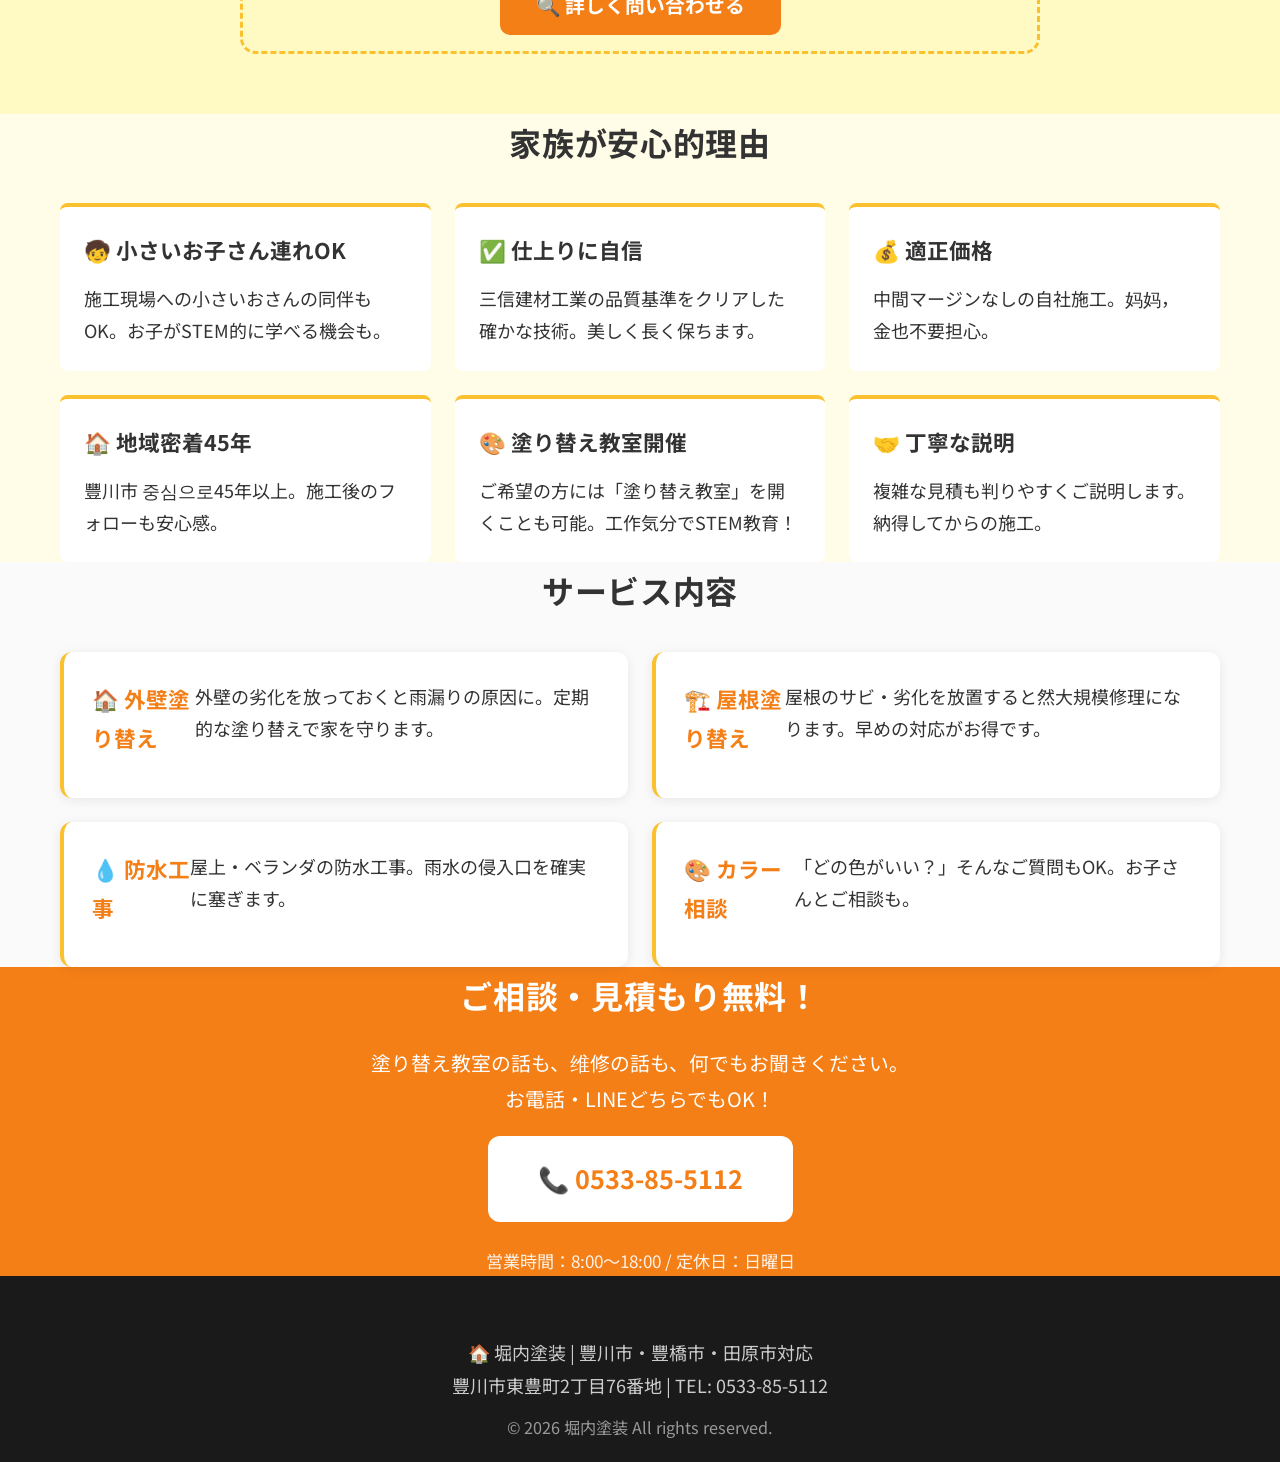
<file: index_family.html>
<!DOCTYPE html>
<html lang="ja">
<head>
    <meta charset="UTF-8">
    <meta name="viewport" content="width=device-width, initial-scale=1.0">
    <title>堀内塗装 | 豐川市の外壁・屋根塗り替え🏠kidsと学べる塗り替え教室</title>
    <meta name="description" content="豐川市の堀内塗装。外壁・屋根の塗り替えならお任せください。小さいお子さん連れでも安心。塗り替えの裏側を見て触れる「塗り替え教室」も開催中！">
    <meta name="keywords" content="豐川市,外壁,屋根,塗り替え,家族,子ども,塗り替え教室">
    <link rel="stylesheet" href="css/style_glm5.css">
    <link href="https://fonts.googleapis.com/css2?family=Noto+Sans+JP:wght@400;500;700;900&display=swap" rel="stylesheet">
    <style>
        body { font-size: 18px; line-height: 1.8; }
        .hero h1 { font-size: 2.5em; line-height: 1.3; }
        .hero { background: linear-gradient(135deg, #fff8e1 0%, #fff 100%); }
        .top-bar { background: #fbc02d; color: #333; }
        .cta-button { background: #fbc02d; color: #333; font-weight: 700; }
        .section-title { color: #333; }
        .feature-card { border-top: 4px solid #fbc02d; }
        .service-card { border-left: 4px solid #fbc02d; }
        #features { background: #fffde7; }
        #contact { background: #f57f17; }
        .kids-banner { background: #fff9c4; border: 3px dashed #fbc02d; border-radius: 16px; padding: 28px; margin: 24px 0; text-align: center; }
        .kids-banner h3 { color: #e65100; font-size: 1.3em; margin-bottom: 12px; }
        .family-badge { display: inline-block; background: #fbc02d; color: #333; font-weight: 700; padding: 6px 16px; border-radius: 20px; font-size: 0.9em; margin-bottom: 16px; }
    </style>
</head>
<body>
    <!-- トップバー -->
    <div class="top-bar">
        <div class="container">
            <span>🏠 愛知県豐川市・豐橋市・田原市対応の塗装屋</span>
            <a href="tel:0533855112" class="tel-link">📞 0533-85-5112</a>
        </div>
    </div>

    <!-- ナビゲーション -->
    <nav class="navbar" style="background:#fff;">
        <div class="container">
            <div class="logo">
                <span class="logo-icon">🏠</span>
                <span>堀内塗装</span>
            </div>
            <button class="menu-toggle" id="menuToggle" aria-label="メニュー">
                <span></span><span></span><span></span>
            </button>
            <ul class="nav-menu" id="navMenu">
                <li><a href="#about">会社概要</a></li>
                <li><a href="#kids">塗り替え教室</a></li>
                <li><a href="#services">サービス</a></li>
                <li><a href="#works">施工実績</a></li>
                <li><a href="#contact" class="cta-button">お問い合わせ</a></li>
            </ul>
        </div>
    </nav>

    <!-- ヒーローセクション -->
    <section class="hero">
        <div class="container">
            <div class="hero-content" style="text-align:center;">
                <div class="family-badge">👨‍👩‍👧‍👦 家族に嬉しいサービスが充実</div>
                <h1>外壁・屋根の塗り替え<br><span style="color:#f57f17;">お子さんと学べる塗り替え教室</span><br>も開催中！</h1>
                <p class="hero-subtitle">
                    「塗り替えってどうやるの？」<br>
                    「なんで色が変わるの？」<br>
                    お子さんがSTEMるように、工作感覚で体験できる教室です。<br>
                    小さいお子さん連れでのご来店もOK！
                </p>
                <div style="margin-top:32px;">
                    <a href="#kids" style="background:#f57f17; color:#fff; padding:18px 40px; border-radius:12px; text-decoration:none; font-size:1.1em; font-weight:700; display:inline-block;">🎨 塗り替え教室について見る</a>
                    <a href="tel:0533855112" style="background:#fbc02d; color:#333; padding:18px 40px; border-radius:12px; text-decoration:none; font-size:1.1em; font-weight:700; display:inline-block; margin-left:12px;">📞 電話で相談</a>
                </div>
            </div>
        </div>
    </section>

    <!-- 会社概要 -->
    <section id="about" style="background:#fafafa;">
        <div class="container">
            <h2 class="section-title">会社概要</h2>
            <div style="display:grid; grid-template-columns:1fr 1fr; gap:24px; margin-top:32px;">
                <div style="background:#fff; padding:28px; border-radius:12px; box-shadow:0 2px 12px rgba(0,0,0,0.08);">
                    <h3 style="font-size:1.2em; color:#f57f17; margin-bottom:16px;">🏢 会社情報</h3>
                    <p><strong>会社名：</strong>堀内塗装</p>
                    <p><strong>所在地：</strong>愛知県豐川市東豊町2丁目76番地</p>
                    <p><strong>電話番号：</strong><a href="tel:0533855112" style="color:#f57f17; font-weight:700;">0533-85-5112</a></p>
                    <p><strong>メール：</strong>horiutitosoh@gmail.com</p>
                    <p><strong>対応エリア：</strong>豐川市・豐橋市・田原市・蒲郡市・新城市</p>
                </div>
                <div style="background:#fff; padding:28px; border-radius:12px; box-shadow:0 2px 12px rgba(0,0,0,0.08);">
                    <h3 style="font-size:1.2em; color:#f57f17; margin-bottom:16px;">👷 職人集団</h3>
                    <p>豐川市を中心に45年以上の経験。</p>
                    <p>大手建材会社の品質基準をクリアした<span style="color:#f57f17; font-weight:700;">自社一貫施工</span>。</p>
                    <p>中間マージンなしで適正価格。</p>
                </div>
            </div>
        </div>
    </section>

    <!-- 塗り替え教室バナー -->
    <section id="kids" style="background:#fff9c4; padding:60px 0;">
        <div class="container" style="text-align:center;">
            <div class="kids-banner" style="max-width:800px; margin:0 auto;">
                <h3>🎨 はたらく車・工具に触れて学べる！</h3>
                <h2 style="font-size:1.6em; color:#e65100; margin-bottom:16px;">お子さんと楽しむ<br>「塗り替え教室」</h2>
                <p style="font-size:1.1em; margin-bottom:20px;">
                    実際の涂料刷毛・工事車両・工具を体験！<br>
                    「お母さん（お父さん）の仕事ってこういうことしてるんだ！」と<br>
                    お子さんがSTEM的に学べるチャンスです。<br>
                    <strong>stallation小朋友の記念樹シート，进成りもあります🎁</strong>
                </p>
                <a href="#contact" style="background:#f57f17; color:#fff; padding:16px 36px; border-radius:10px; text-decoration:none; font-weight:700; font-size:1.1em;">🔍 詳しく問い合わせる</a>
            </div>
        </div>
    </section>

    <!-- 家族の安心ポイント -->
    <section id="features">
        <div class="container">
            <h2 class="section-title">家族が安心的理由</h2>
            <div style="display:grid; grid-template-columns:1fr 1fr 1fr; gap:24px; margin-top:32px;">
                <div class="feature-card" style="background:#fff; padding:24px; border-radius:8px;">
                    <h3 style="font-size:1.2em; margin-bottom:12px;">🧒 小さいお子さん連れOK</h3>
                    <p style="margin:0;">施工現場への小さいおさんの同伴もOK。お子がSTEM的に学べる機会も。</p>
                </div>
                <div class="feature-card" style="background:#fff; padding:24px; border-radius:8px;">
                    <h3 style="font-size:1.2em; margin-bottom:12px;">✅ 仕上りに自信</h3>
                    <p style="margin:0;">三信建材工業の品質基準をクリアした確かな技術。美しく長く保ちます。</p>
                </div>
                <div class="feature-card" style="background:#fff; padding:24px; border-radius:8px;">
                    <h3 style="font-size:1.2em; margin-bottom:12px;">💰 適正価格</h3>
                    <p style="margin:0;">中間マージンなしの自社施工。妈妈，金也不要担心。</p>
                </div>
                <div class="feature-card" style="background:#fff; padding:24px; border-radius:8px;">
                    <h3 style="font-size:1.2em; margin-bottom:12px;">🏠 地域密着45年</h3>
                    <p style="margin:0;">豐川市 중심으로45年以上。施工後のフォローも安心感。</p>
                </div>
                <div class="feature-card" style="background:#fff; padding:24px; border-radius:8px;">
                    <h3 style="font-size:1.2em; margin-bottom:12px;">🎨 塗り替え教室開催</h3>
                    <p style="margin:0;">ご希望の方には「塗り替え教室」を開くことも可能。工作気分でSTEM教育！</p>
                </div>
                <div class="feature-card" style="background:#fff; padding:24px; border-radius:8px;">
                    <h3 style="font-size:1.2em; margin-bottom:12px;">🤝 丁寧な説明</h3>
                    <p style="margin:0;">複雑な見積も判りやすくご説明します。納得してからの施工。</p>
                </div>
            </div>
        </div>
    </section>

    <!-- サービス -->
    <section id="services" style="background:#fafafa;">
        <div class="container">
            <h2 class="section-title">サービス内容</h2>
            <div style="display:grid; grid-template-columns:1fr 1fr; gap:24px; margin-top:32px;">
                <div class="service-card" style="background:#fff; padding:28px; border-radius:12px; box-shadow:0 2px 12px rgba(0,0,0,0.08);">
                    <h3 style="font-size:1.2em; color:#f57f17; margin-bottom:12px;">🏠 外壁塗り替え</h3>
                    <p>外壁の劣化を放っておくと雨漏りの原因に。定期的な塗り替えで家を守ります。</p>
                </div>
                <div class="service-card" style="background:#fff; padding:28px; border-radius:12px; box-shadow:0 2px 12px rgba(0,0,0,0.08);">
                    <h3 style="font-size:1.2em; color:#f57f17; margin-bottom:12px;">🏗️ 屋根塗り替え</h3>
                    <p>屋根のサビ・劣化を放置すると然大規模修理になります。早めの対応がお得です。</p>
                </div>
                <div class="service-card" style="background:#fff; padding:28px; border-radius:12px; box-shadow:0 2px 12px rgba(0,0,0,0.08);">
                    <h3 style="font-size:1.2em; color:#f57f17; margin-bottom:12px;">💧 防水工事</h3>
                    <p>屋上・ベランダの防水工事。雨水の侵入口を確実に塞ぎます。</p>
                </div>
                <div class="service-card" style="background:#fff; padding:28px; border-radius:12px; box-shadow:0 2px 12px rgba(0,0,0,0.08);">
                    <h3 style="font-size:1.2em; color:#f57f17; margin-bottom:12px;">🎨 カラー相談</h3>
                    <p>「どの色がいい？」そんなご質問もOK。お子さんとご相談も。</p>
                </div>
            </div>
        </div>
    </section>

    <!-- お問い合わせ -->
    <section id="contact" style="background:#f57f17; color:#fff;">
        <div class="container" style="text-align:center;">
            <h2 class="section-title" style="color:#fff;">ご相談・見積もり無料！</h2>
            <p style="margin:20px 0; font-size:1.1em;">
                塗り替え教室の話も、维修の話も、何でもお聞きください。<br>
                お電話・LINEどちらでもOK！
            </p>
            <a href="tel:0533855112" style="display:inline-block; background:#fff; color:#f57f17; font-size:1.4em; font-weight:700; padding:20px 50px; border-radius:12px; text-decoration:none;">📞 0533-85-5112</a>
            <p style="margin-top:24px; font-size:0.95em; opacity:0.9;">営業時間：8:00〜18:00 / 定休日：日曜日</p>
        </div>
    </section>

    <!-- フッター -->
    <footer class="footer">
        <div class="container" style="text-align:center;">
            <p>🏠 堀内塗装 | 豐川市・豐橋市・田原市対応</p>
            <p>豐川市東豊町2丁目76番地 | TEL: 0533-85-5112</p>
            <p style="margin-top:12px; font-size:0.9em; color:#999;">© 2026 堀内塗装 All rights reserved.</p>
        </div>
    </footer>
</body>
</html>
</file>
<file: css/style_glm5.css>
/* ============================================
   堀内塗装 — GLM-5.2版スタイルシート
   index_glm5.html 専用 (全69クラス対応)
   ============================================ */

/* === リセット === */
*, *::before, *::after { margin: 0; padding: 0; box-sizing: border-box; }

:root {
    --color-primary: #1a5c8f;
    --color-secondary: #e8702a;
    --color-accent: #d4351c;
    --color-dark: #1a1a1a;
    --color-text: #333;
    --color-light: #f7f9fc;
    --color-border: #e0e0e0;
    --color-white: #ffffff;
    --color-shadow: rgba(0,0,0,0.08);
    --radius: 8px;
    --radius-lg: 16px;
    --transition: 0.3s ease;
}

html { scroll-behavior: smooth; }

body {
    font-family: 'Noto Sans JP', -apple-system, BlinkMacSystemFont, 'Segoe UI', Roboto, sans-serif;
    font-size: 16px;
    line-height: 1.8;
    color: var(--color-text);
    background: var(--color-white);
}

a { text-decoration: none; color: inherit; }
ul { list-style: none; }
img { max-width: 100%; height: auto; display: block; }

/* === 共通: container === */
.container {
    max-width: 1200px;
    margin: 0 auto;
    padding: 0 20px;
}

/* === 共通: section-title / text-accent / section-subtitle === */
.section-title {
    font-size: 2rem;
    font-weight: 700;
    text-align: center;
    margin-bottom: 0.5rem;
    color: var(--color-dark);
    letter-spacing: 0.02em;
}

.section-title .text-accent {
    color: var(--color-secondary);
}

.section-subtitle {
    text-align: center;
    color: #666;
    font-size: 1rem;
    margin-bottom: 2.5rem;
    line-height: 1.8;
}

/* === ボタン共通 === */
.cta-button {
    display: inline-block;
    padding: 14px 32px;
    background: var(--color-secondary);
    color: var(--color-white);
    font-weight: 700;
    font-size: 1rem;
    border-radius: var(--radius);
    border: none;
    cursor: pointer;
    transition: var(--transition);
    text-align: center;
}

.cta-button:hover {
    background: #c85e1f;
    transform: translateY(-2px);
    box-shadow: 0 4px 12px rgba(232,112,42,0.3);
}

.btn-outline {
    display: inline-block;
    padding: 14px 32px;
    background: transparent;
    color: var(--color-white);
    font-weight: 700;
    font-size: 1rem;
    border-radius: var(--radius);
    border: 2px solid var(--color-white);
    cursor: pointer;
    transition: var(--transition);
    text-align: center;
}

.btn-outline:hover {
    background: rgba(255,255,255,0.15);
    transform: translateY(-2px);
}

/* === トップバー === */
.top-bar {
    background: var(--color-primary);
    color: var(--color-white);
    font-size: 0.875rem;
    padding: 10px 0;
}

.top-bar .container {
    display: flex;
    justify-content: space-between;
    align-items: center;
    flex-wrap: wrap;
    gap: 8px;
}

.top-bar-area {
    font-size: 0.85rem;
}

.top-bar-contact {
    display: flex;
    gap: 20px;
    align-items: center;
}

.top-bar-contact .tel-link {
    color: var(--color-white);
    font-weight: 500;
    transition: var(--transition);
}

.top-bar-contact .tel-link:hover {
    opacity: 0.85;
}

.top-bar-mail {
    color: var(--color-white);
    transition: var(--transition);
}

.top-bar-mail:hover {
    opacity: 0.85;
}

/* === ナビゲーション === */
.navbar {
    background: var(--color-white);
    box-shadow: 0 2px 8px var(--color-shadow);
    position: sticky;
    top: 0;
    z-index: 1000;
    padding: 16px 0;
}

.navbar .container {
    display: flex;
    justify-content: space-between;
    align-items: center;
}

.logo {
    display: flex;
    align-items: center;
    gap: 8px;
    font-size: 1.4rem;
    font-weight: 900;
    color: var(--color-primary);
}

.logo-icon {
    font-size: 1.6rem;
}

.menu-toggle {
    display: none;
    flex-direction: column;
    gap: 5px;
    background: none;
    border: none;
    cursor: pointer;
    padding: 4px;
}

.menu-toggle span {
    width: 24px;
    height: 3px;
    background: var(--color-dark);
    border-radius: 2px;
    transition: var(--transition);
}

.nav-menu {
    display: flex;
    gap: 24px;
    align-items: center;
}

.nav-menu li a {
    font-size: 0.95rem;
    font-weight: 500;
    color: var(--color-text);
    transition: var(--transition);
    padding: 8px 0;
    position: relative;
}

.nav-menu li a:hover {
    color: var(--color-primary);
}

.nav-menu li a:hover::after {
    content: '';
    position: absolute;
    bottom: 0;
    left: 0;
    width: 100%;
    height: 2px;
    background: var(--color-primary);
}

.nav-menu .cta-button {
    padding: 10px 24px;
    font-size: 0.9rem;
}

/* === ヒーローセクション === */
.hero {
    background: linear-gradient(135deg, #1a5c8f 0%, #2a7ab5 50%, #3a8fc9 100%);
    color: var(--color-white);
    padding: 100px 0 80px;
    position: relative;
    overflow: hidden;
}

.hero::before {
    content: '';
    position: absolute;
    top: -50%;
    right: -10%;
    width: 500px;
    height: 500px;
    background: radial-gradient(circle, rgba(255,255,255,0.06) 0%, transparent 70%);
    border-radius: 50%;
}

.hero-content {
    position: relative;
    z-index: 1;
    text-align: center;
    max-width: 800px;
    margin: 0 auto;
}

.hero-catch {
    font-size: 1.1rem;
    font-weight: 500;
    margin-bottom: 1rem;
    opacity: 0.9;
}

.hero-content h1 {
    font-size: 3rem;
    font-weight: 900;
    line-height: 1.4;
    margin-bottom: 1.5rem;
    letter-spacing: 0.02em;
}

.hero-highlight {
    background: linear-gradient(90deg, #e8702a, #f5a623);
    -webkit-background-clip: text;
    -webkit-text-fill-color: transparent;
    background-clip: text;
}

.hero-subtitle {
    font-size: 1.1rem;
    line-height: 1.9;
    margin-bottom: 2rem;
    opacity: 0.95;
}

.hero-buttons {
    display: flex;
    gap: 16px;
    justify-content: center;
    flex-wrap: wrap;
    margin-bottom: 2rem;
}

.hero-badges {
    display: flex;
    gap: 16px;
    justify-content: center;
    flex-wrap: wrap;
}

.badge {
    display: inline-flex;
    align-items: center;
    padding: 8px 20px;
    background: rgba(255,255,255,0.15);
    border: 1px solid rgba(255,255,255,0.25);
    border-radius: 30px;
    font-size: 0.875rem;
    font-weight: 500;
    backdrop-filter: blur(10px);
    -webkit-backdrop-filter: blur(10px);
}

/* === 選ばれる理由 === */
.reasons {
    padding: 80px 0;
    background: var(--color-light);
}

.reasons-grid {
    display: grid;
    grid-template-columns: repeat(3, 1fr);
    gap: 30px;
}

.reason-card {
    background: var(--color-white);
    border-radius: var(--radius-lg);
    padding: 36px 24px;
    text-align: center;
    box-shadow: 0 2px 12px var(--color-shadow);
    transition: var(--transition);
    position: relative;
    overflow: hidden;
}

.reason-card:hover {
    transform: translateY(-6px);
    box-shadow: 0 8px 28px rgba(0,0,0,0.12);
}

.reason-number {
    position: absolute;
    top: 12px;
    right: 20px;
    font-size: 3rem;
    font-weight: 900;
    color: rgba(26,92,143,0.08);
    line-height: 1;
}

.reason-icon {
    font-size: 2.5rem;
    margin-bottom: 1rem;
}

.reason-card h3 {
    font-size: 1.2rem;
    font-weight: 700;
    margin-bottom: 0.75rem;
    color: var(--color-dark);
}

.reason-card p {
    font-size: 0.95rem;
    line-height: 1.8;
    color: #555;
}

/* === 会社概要 === */
.about-section {
    padding: 80px 0;
    background: var(--color-white);
}

.about-grid {
    display: grid;
    grid-template-columns: 1fr 1fr;
    gap: 48px;
    align-items: start;
}

.about-text p {
    margin-bottom: 1.2rem;
    font-size: 1rem;
    line-height: 1.9;
}

.about-text strong {
    color: var(--color-primary);
    font-weight: 700;
}

.about-info table {
    width: 100%;
    border-collapse: collapse;
    background: var(--color-light);
    border-radius: var(--radius-lg);
    overflow: hidden;
    box-shadow: 0 2px 12px var(--color-shadow);
}

.about-info table th,
.about-info table td {
    padding: 16px 20px;
    border-bottom: 1px solid var(--color-border);
    font-size: 0.95rem;
    line-height: 1.7;
}

.about-info table th {
    background: var(--color-primary);
    color: var(--color-white);
    font-weight: 700;
    width: 30%;
    text-align: left;
    vertical-align: top;
}

.about-info table td {
    vertical-align: top;
}

.about-info table tr:last-child th,
.about-info table tr:last-child td {
    border-bottom: none;
}

/* === サービス === */
.services {
    padding: 80px 0;
    background: var(--color-light);
}

.services-grid {
    display: grid;
    grid-template-columns: repeat(2, 1fr);
    gap: 30px;
}

.service-card {
    background: var(--color-white);
    border-radius: var(--radius-lg);
    overflow: hidden;
    box-shadow: 0 2px 12px var(--color-shadow);
    transition: var(--transition);
    display: flex;
    align-items: stretch;
}

.service-card:hover {
    transform: translateY(-4px);
    box-shadow: 0 8px 24px rgba(0,0,0,0.12);
}

.service-image {
    flex-shrink: 0;
    width: 100px;
    display: flex;
    align-items: center;
    justify-content: center;
    background: linear-gradient(135deg, var(--color-primary), #2a7ab5);
    font-size: 2.5rem;
    color: var(--color-white);
}

.service-content {
    padding: 24px;
    flex: 1;
}

.service-content h3 {
    font-size: 1.2rem;
    font-weight: 700;
    margin-bottom: 0.5rem;
    color: var(--color-dark);
}

.service-content p {
    font-size: 0.9rem;
    line-height: 1.7;
    color: #555;
}

/* === 料金目安 === */
.price-section {
    padding: 80px 0;
    background: var(--color-white);
}

.price-grid {
    display: grid;
    grid-template-columns: repeat(3, 1fr);
    gap: 30px;
    margin-bottom: 2rem;
}

.price-card {
    background: var(--color-light);
    border-radius: var(--radius-lg);
    padding: 36px 24px;
    text-align: center;
    transition: var(--transition);
    border: 2px solid transparent;
    position: relative;
}

.price-card:hover {
    transform: translateY(-4px);
    box-shadow: 0 8px 24px var(--color-shadow);
}

.price-card-popular {
    border-color: var(--color-secondary);
    background: var(--color-white);
    box-shadow: 0 4px 20px rgba(232,112,42,0.15);
}

.price-badge {
    position: absolute;
    top: -14px;
    left: 50%;
    transform: translateX(-50%);
    background: var(--color-secondary);
    color: var(--color-white);
    padding: 6px 20px;
    border-radius: 30px;
    font-size: 0.8rem;
    font-weight: 700;
    white-space: nowrap;
}

.price-icon {
    font-size: 2.5rem;
    margin-bottom: 1rem;
}

.price-card h3 {
    font-size: 1.15rem;
    font-weight: 700;
    margin-bottom: 0.75rem;
    color: var(--color-dark);
}

.price-range {
    font-size: 2rem;
    font-weight: 900;
    color: var(--color-primary);
    margin-bottom: 0.25rem;
}

.price-note {
    font-size: 0.85rem;
    color: #888;
    margin-bottom: 1.25rem;
}

.price-list {
    text-align: left;
    margin-bottom: 0;
}

.price-list li {
    padding: 10px 0;
    border-bottom: 1px solid var(--color-border);
    font-size: 0.9rem;
    position: relative;
    padding-left: 24px;
}

.price-list li::before {
    content: '✓';
    color: var(--color-secondary);
    font-weight: 700;
    position: absolute;
    left: 0;
}

.price-list li:last-child {
    border-bottom: none;
}

.price-disclaimer {
    text-align: center;
    font-size: 0.85rem;
    color: #888;
    line-height: 1.7;
}

/* === 施工の流れ === */
.flow-section {
    padding: 80px 0;
    background: var(--color-light);
}

.flow-steps {
    display: flex;
    flex-direction: column;
    gap: 0;
    max-width: 800px;
    margin: 0 auto;
}

.flow-step {
    display: flex;
    align-items: flex-start;
    gap: 24px;
    padding: 24px 0;
    border-bottom: 1px solid var(--color-border);
}

.flow-step:last-child {
    border-bottom: none;
}

.flow-number {
    flex-shrink: 0;
    width: 52px;
    height: 52px;
    border-radius: 50%;
    background: var(--color-primary);
    color: var(--color-white);
    font-size: 1.25rem;
    font-weight: 700;
    display: flex;
    align-items: center;
    justify-content: center;
}

.flow-content {
    flex: 1;
    padding-top: 4px;
}

.flow-content h3 {
    font-size: 1.1rem;
    font-weight: 700;
    margin-bottom: 0.5rem;
    color: var(--color-dark);
}

.flow-content p {
    font-size: 0.95rem;
    line-height: 1.7;
    color: #555;
}

.flow-note {
    text-align: center;
    margin-top: 2rem;
    font-size: 0.95rem;
    color: #666;
    font-weight: 500;
}

/* === 施工実績 === */
.works {
    padding: 80px 0;
    background: var(--color-white);
}

.works-grid {
    display: grid;
    grid-template-columns: repeat(3, 1fr);
    gap: 24px;
}

.work-card {
    border-radius: var(--radius-lg);
    overflow: hidden;
    box-shadow: 0 2px 12px var(--color-shadow);
    transition: var(--transition);
    background: var(--color-white);
}

.work-card:hover {
    transform: translateY(-4px);
    box-shadow: 0 8px 24px rgba(0,0,0,0.12);
}

.work-image {
    position: relative;
    aspect-ratio: 4/3;
    overflow: hidden;
    background: var(--color-light);
}

.work-image img {
    width: 100%;
    height: 100%;
    object-fit: cover;
    transition: var(--transition);
}

.work-card:hover .work-image img {
    transform: scale(1.05);
}

.work-tag {
    position: absolute;
    top: 12px;
    left: 12px;
    background: rgba(26,92,143,0.9);
    color: var(--color-white);
    padding: 4px 14px;
    border-radius: 20px;
    font-size: 0.8rem;
    font-weight: 500;
    backdrop-filter: blur(4px);
}

.work-info {
    padding: 16px 20px;
}

.work-info h3 {
    font-size: 1.05rem;
    font-weight: 700;
    margin-bottom: 0.5rem;
    color: var(--color-dark);
}

.work-meta {
    display: flex;
    gap: 16px;
    font-size: 0.85rem;
    color: #888;
}

/* === ギャラリー === */
.gallery {
    padding: 80px 0;
    background: var(--color-light);
}

.gallery-grid {
    display: grid;
    grid-template-columns: repeat(auto-fill, minmax(200px, 1fr));
    gap: 12px;
}

.gallery-item {
    aspect-ratio: 1;
    overflow: hidden;
    border-radius: var(--radius);
    background: var(--color-border);
}

.gallery-item img {
    width: 100%;
    height: 100%;
    object-fit: cover;
    transition: var(--transition);
}

.gallery-item:hover img {
    transform: scale(1.08);
}

/* === お客様の声 === */
.voice-section {
    padding: 80px 0;
    background: var(--color-white);
}

.voice-placeholder {
    display: flex;
    justify-content: center;
}

.voice-card {
    text-align: center;
    background: var(--color-light);
    border-radius: var(--radius-lg);
    padding: 48px 40px;
    max-width: 600px;
    border: 2px dashed var(--color-border);
}

.voice-icon {
    font-size: 3rem;
    margin-bottom: 1.5rem;
}

.voice-card p {
    font-size: 1.05rem;
    margin-bottom: 0.5rem;
    color: #555;
}

.voice-note {
    font-size: 0.9rem !important;
    color: #888 !important;
}

/* === 対応エリア === */
.area-section {
    padding: 80px 0;
    background: var(--color-light);
}

.area-grid {
    display: grid;
    grid-template-columns: repeat(5, 1fr);
    gap: 20px;
}

.area-card {
    background: var(--color-white);
    border-radius: var(--radius);
    padding: 28px 16px;
    text-align: center;
    box-shadow: 0 2px 8px var(--color-shadow);
    transition: var(--transition);
}

.area-card:hover {
    transform: translateY(-4px);
    box-shadow: 0 8px 20px rgba(0,0,0,0.1);
}

.area-icon {
    font-size: 2rem;
    margin-bottom: 0.75rem;
}

.area-card h3 {
    font-size: 1rem;
    font-weight: 700;
    margin-bottom: 0.5rem;
    color: var(--color-dark);
}

.area-card p {
    font-size: 0.8rem;
    line-height: 1.6;
    color: #666;
}

.area-note {
    text-align: center;
    margin-top: 2rem;
    font-size: 0.9rem;
    color: #888;
}

/* === FAQ === */
.faq-section {
    padding: 80px 0;
    background: var(--color-white);
}

.faq-list {
    max-width: 800px;
    margin: 0 auto;
}

.faq-item {
    border-bottom: 1px solid var(--color-border);
}

.faq-q {
    padding: 20px 0;
    font-size: 1.05rem;
    font-weight: 700;
    color: var(--color-dark);
    cursor: pointer;
    position: relative;
    padding-right: 40px;
    transition: var(--transition);
}

.faq-q:hover {
    color: var(--color-primary);
}

.faq-q::after {
    content: '＋';
    position: absolute;
    right: 0;
    top: 50%;
    transform: translateY(-50%);
    font-size: 1.4rem;
    color: var(--color-secondary);
    transition: var(--transition);
}

.faq-open .faq-q::after {
    transform: translateY(-50%) rotate(45deg);
}

.faq-a {
    max-height: 0;
    overflow: hidden;
    transition: max-height 0.4s ease, padding 0.4s ease;
    padding: 0 0 0 40px;
    font-size: 0.95rem;
    line-height: 1.8;
    color: #555;
}

.faq-open .faq-a {
    max-height: 400px;
    padding: 0 0 20px 40px;
}

/* === CTAセクション === */
.cta-section {
    background: linear-gradient(135deg, var(--color-primary) 0%, #2a7ab5 100%);
    color: var(--color-white);
    padding: 70px 0;
    text-align: center;
}

.cta-section h2 {
    font-size: 2rem;
    font-weight: 700;
    margin-bottom: 1rem;
}

.cta-section p {
    font-size: 1rem;
    line-height: 1.8;
    margin-bottom: 2rem;
    opacity: 0.95;
}

.cta-buttons {
    display: flex;
    gap: 16px;
    justify-content: center;
    flex-wrap: wrap;
}

.btn-white {
    display: inline-block;
    padding: 14px 32px;
    background: var(--color-white);
    color: var(--color-primary);
    font-weight: 700;
    font-size: 1rem;
    border-radius: var(--radius);
    border: none;
    cursor: pointer;
    transition: var(--transition);
    text-align: center;
}

.btn-white:hover {
    transform: translateY(-2px);
    box-shadow: 0 4px 16px rgba(0,0,0,0.15);
}

/* === お問い合わせ === */
.contact {
    padding: 80px 0;
    background: var(--color-light);
}

.contact-grid {
    display: grid;
    grid-template-columns: repeat(3, 1fr);
    gap: 24px;
}

.contact-card {
    background: var(--color-white);
    border-radius: var(--radius-lg);
    padding: 36px 24px;
    text-align: center;
    box-shadow: 0 2px 12px var(--color-shadow);
    transition: var(--transition);
}

.contact-card:hover {
    transform: translateY(-4px);
    box-shadow: 0 8px 24px rgba(0,0,0,0.12);
}

.contact-card.wide {
    grid-column: span 3;
}

.contact-icon {
    font-size: 2.5rem;
    margin-bottom: 1rem;
}

.contact-card h3 {
    font-size: 1.05rem;
    font-weight: 700;
    margin-bottom: 0.5rem;
    color: var(--color-dark);
}

.contact-tel {
    font-size: 1.5rem;
    font-weight: 700;
    margin-bottom: 0.25rem;
}

.contact-tel a {
    color: var(--color-primary);
    transition: var(--transition);
}

.contact-tel a:hover {
    color: var(--color-secondary);
}

.contact-note {
    font-size: 0.8rem;
    color: #888;
}

.contact-email a {
    font-size: 1rem;
    color: var(--color-primary);
    word-break: break-all;
    transition: var(--transition);
}

.contact-email a:hover {
    color: var(--color-secondary);
}

.contact-card p {
    line-height: 1.7;
}

/* === フッター === */
.footer {
    background: var(--color-dark);
    color: #ccc;
    padding: 60px 0 20px;
}

.footer-grid {
    display: grid;
    grid-template-columns: 2fr 1fr 1fr 1fr;
    gap: 40px;
    margin-bottom: 40px;
}

.footer-brand .logo {
    color: var(--color-white);
    margin-bottom: 1rem;
}

.footer-brand p {
    font-size: 0.9rem;
    line-height: 1.7;
    color: #999;
}

.footer-links h4 {
    font-size: 1rem;
    font-weight: 700;
    color: var(--color-white);
    margin-bottom: 1rem;
}

.footer-links ul li {
    margin-bottom: 10px;
}

.footer-links ul li a {
    font-size: 0.9rem;
    color: #999;
    transition: var(--transition);
}

.footer-links ul li a:hover {
    color: var(--color-white);
}

.footer-bottom {
    border-top: 1px solid #333;
    padding-top: 20px;
    text-align: center;
}

.footer-bottom p {
    font-size: 0.85rem;
    color: #666;
}

/* ============================================
   レスポンシブデザイン
   ============================================ */

/* タブレット (max-width: 968px) */
@media (max-width: 968px) {
    .menu-toggle {
        display: flex;
    }

    .nav-menu {
        position: fixed;
        top: 60px;
        left: 0;
        width: 100%;
        background: var(--color-white);
        flex-direction: column;
        padding: 20px;
        gap: 0;
        box-shadow: 0 4px 12px var(--color-shadow);
        transform: translateY(-150%);
        transition: transform 0.3s ease;
        z-index: 999;
    }

    .nav-menu.active {
        transform: translateY(0);
    }

    .nav-menu li {
        width: 100%;
        text-align: center;
    }

    .nav-menu li a {
        display: block;
        padding: 14px 0;
        border-bottom: 1px solid var(--color-border);
    }

    .nav-menu .cta-button {
        margin: 14px 0;
        border-bottom: none;
    }

    .hero-content h1 {
        font-size: 2.2rem;
    }

    .reasons-grid {
        grid-template-columns: repeat(2, 1fr);
    }

    .about-grid {
        grid-template-columns: 1fr;
        gap: 32px;
    }

    .services-grid {
        grid-template-columns: 1fr;
    }

    .price-grid {
        grid-template-columns: 1fr;
        max-width: 480px;
        margin: 0 auto 2rem;
    }

    .works-grid {
        grid-template-columns: repeat(2, 1fr);
    }

    .area-grid {
        grid-template-columns: repeat(3, 1fr);
    }

    .contact-grid {
        grid-template-columns: repeat(2, 1fr);
    }

    .contact-card.wide {
        grid-column: span 2;
    }

    .footer-grid {
        grid-template-columns: repeat(2, 1fr);
        gap: 32px;
    }

    .footer-brand {
        grid-column: span 2;
    }
}

/* モバイル (max-width: 600px) */
@media (max-width: 600px) {
    .top-bar {
        font-size: 0.8rem;
        text-align: center;
    }

    .top-bar .container {
        flex-direction: column;
        gap: 6px;
    }

    .top-bar-contact {
        gap: 12px;
    }

    .section-title {
        font-size: 1.5rem;
    }

    .section-subtitle {
        font-size: 0.9rem;
    }

    .hero {
        padding: 60px 0 50px;
    }

    .hero-content h1 {
        font-size: 1.6rem;
        line-height: 1.5;
    }

    .hero-catch {
        font-size: 0.9rem;
    }

    .hero-subtitle {
        font-size: 0.9rem;
    }

    .hero-buttons {
        flex-direction: column;
        gap: 12px;
    }

    .hero-buttons .cta-button,
    .hero-buttons .btn-outline {
        width: 100%;
    }

    .hero-badges {
        gap: 8px;
    }

    .badge {
        font-size: 0.75rem;
        padding: 6px 14px;
    }

    .reasons-grid {
        grid-template-columns: 1fr;
    }

    .services-grid {
        grid-template-columns: 1fr;
    }

    .service-card {
        flex-direction: column;
    }

    .service-image {
        width: 100%;
        height: 80px;
    }

    .works-grid {
        grid-template-columns: 1fr;
    }

    .gallery-grid {
        grid-template-columns: repeat(2, 1fr);
    }

    .area-grid {
        grid-template-columns: repeat(2, 1fr);
    }

    .contact-grid {
        grid-template-columns: 1fr;
    }

    .contact-card.wide {
        grid-column: span 1;
    }

    .contact-tel {
        font-size: 1.25rem;
    }

    .footer-grid {
        grid-template-columns: 1fr;
    }

    .footer-brand {
        grid-column: span 1;
    }

    .cta-section h2 {
        font-size: 1.5rem;
    }

    .cta-buttons {
        flex-direction: column;
        gap: 12px;
    }

    .btn-white {
        width: 100%;
    }

    .flow-step {
        gap: 16px;
    }

    .flow-number {
        width: 40px;
        height: 40px;
        font-size: 1rem;
    }

    .flow-content h3 {
        font-size: 1rem;
    }

    .flow-content p {
        font-size: 0.875rem;
    }

    .price-range {
        font-size: 1.5rem;
    }

    .voice-card {
        padding: 32px 20px;
    }

    .reason-card {
        padding: 28px 20px;
    }

    .reason-number {
        font-size: 2.5rem;
    }
}
</file>
<file: senior/style.css>
/* ============================================
   堀内塗装 — シニア向け専用スタイル
   /senior/index.html 専用
   ============================================ */

/* === リセット & 基本設定 === */
*, *::before, *::after {
    margin: 0;
    padding: 0;
    box-sizing: border-box;
}

:root {
    /* 安心感のある緑色系＋cream スキーム */
    --color-primary: #2e7d32;      /* 草木の緑 - 安心・自然 */
    --color-primary-dark: #1b5e20;
    --color-secondary: #ff8f00;    /* 温かみのあるオレンジ - 親しみ */
    --color-accent: #d32f2f;       /* 緊急・CTA - 赤 */
    --color-dark: #263238;         /* 濃いグレー - 本文 */
    --color-text: #37474f;         /* 標準テキスト */
    --color-light: #f5f5f5;        /* ベース背景 */
    --color-cream: #fff8e1;        /* クリーム色 - 温かみ */
    --color-cream-light: #fffde7;
    --color-border: #cfd8dc;
    --color-white: #ffffff;
    --color-shadow: rgba(0,0,0,0.1);
    
    --radius: 8px;
    --radius-lg: 16px;
    --transition: 0.3s ease;
    
    /* シニア向け：ベースフォントサイズを大きく */
    --base-font-size: 22px;
    --line-height: 1.9;
}

html {
    scroll-behavior: smooth;
}

body {
    font-family: 'Noto Sans JP', -apple-system, BlinkMacSystemFont, 'Segoe UI', Roboto, sans-serif;
    font-size: var(--base-font-size);
    line-height: var(--line-height);
    color: var(--color-text);
    background: var(--color-white);
}

a {
    text-decoration: none;
    color: var(--color-primary);
    transition: var(--transition);
}

a:hover {
    color: var(--color-primary-dark);
}

ul {
    list-style: none;
}

img {
    max-width: 100%;
    height: auto;
    display: block;
}

/* === 共通レイアウト === */
.container {
    max-width: 1100px;
    margin: 0 auto;
    padding: 0 24px;
}

.section {
    padding: 80px 0;
}

.section.dark-bg {
    background: var(--color-light);
}

.section-title {
    font-size: 2.2em;
    font-weight: 900;
    text-align: center;
    color: var(--color-dark);
    margin-bottom: 16px;
    letter-spacing: 0.03em;
}

.section-subtitle {
    text-align: center;
    font-size: 1.1em;
    color: #546e7a;
    margin-bottom: 48px;
    line-height: 1.8;
}

/* === トップバー === */
.top-bar {
    background: var(--color-primary-dark);
    color: var(--color-white);
    padding: 14px 0;
    font-size: 1em;
}

.top-bar .container {
    display: flex;
    justify-content: space-between;
    align-items: center;
}

.tel-link {
    color: var(--color-white);
    font-weight: 700;
    font-size: 1.1em;
}

.tel-link:hover {
    opacity: 0.9;
}

/* === ナビゲーション === */
.navbar {
    background: var(--color-white);
    box-shadow: 0 2px 12px var(--color-shadow);
    position: sticky;
    top: 0;
    z-index: 1000;
    padding: 16px 0;
}

.navbar .container {
    display: flex;
    justify-content: space-between;
    align-items: center;
}

.logo {
    display: flex;
    align-items: center;
    gap: 12px;
    font-size: 1.5em;
    font-weight: 900;
    color: var(--color-primary-dark);
}

.logo-icon {
    font-size: 1.7em;
}

.menu-toggle {
    display: none;
    flex-direction: column;
    gap: 6px;
    background: none;
    border: none;
    cursor: pointer;
    padding: 4px;
}

.menu-toggle span {
    width: 28px;
    height: 4px;
    background: var(--color-dark);
    border-radius: 2px;
    transition: var(--transition);
}

.nav-menu {
    display: flex;
    gap: 24px;
    align-items: center;
}

.nav-menu li a {
    font-size: 1em;
    font-weight: 500;
    color: var(--color-text);
    padding: 10px 0;
    position: relative;
}

.nav-menu li a:hover {
    color: var(--color-primary);
}

.nav-menu .cta-button {
    padding: 12px 28px;
    font-size: 0.95em;
}

/* メニューハンバーガー（モバイル） */
@media (max-width: 968px) {
    .menu-toggle {
        display: flex;
    }

    .nav-menu {
        position: fixed;
        top: 64px;
        left: 0;
        width: 100%;
        background: var(--color-white);
        flex-direction: column;
        padding: 24px;
        gap: 0;
        box-shadow: 0 4px 12px var(--color-shadow);
        transform: translateY(-150%);
        transition: transform 0.3s ease;
        z-index: 999;
    }

    .nav-menu.active {
        transform: translateY(0);
    }

    .nav-menu li {
        width: 100%;
        text-align: center;
    }

    .nav-menu li a {
        display: block;
        padding: 16px 0;
        border-bottom: 1px solid var(--color-border);
    }
}

/* === ヒーローセクション === */
.hero {
    background: linear-gradient(135deg, var(--color-primary-dark) 0%, var(--color-primary) 100%);
    color: var(--color-white);
    padding: 100px 0;
    text-align: center;
}

.hero-content {
    max-width: 900px;
    margin: 0 auto;
}

.hero h1 {
    font-size: 2.8em;
    font-weight: 900;
    line-height: 1.5;
    margin-bottom: 24px;
}

.hero h1 span {
    display: block;
    color: var(--color-cream);
}

.hero-subtitle {
    font-size: 1.2em;
    line-height: 2;
    margin-bottom: 32px;
    opacity: 0.95;
}

.hero-buttons {
    display: flex;
    gap: 20px;
    justify-content: center;
    flex-wrap: wrap;
    margin-top: 24px;
}

.hero-note {
    margin-top: 24px;
    font-size: 1em;
    opacity: 0.9;
}

/* === ボタン === */
.cta-button {
    display: inline-block;
    padding: 16px 36px;
    font-size: 1.05em;
    font-weight: 700;
    border-radius: var(--radius);
    border: none;
    cursor: pointer;
    transition: var(--transition);
    text-align: center;
}

.cta-button.primary {
    background: var(--color-white);
    color: var(--color-primary-dark);
}

.cta-button.primary:hover {
    background: var(--color-cream);
    transform: translateY(-3px);
    box-shadow: 0 6px 20px rgba(0,0,0,0.2);
}

.cta-button.secondary {
    background: transparent;
    color: var(--color-white);
    border: 2px solid var(--color-white);
}

.cta-button.secondary:hover {
    background: rgba(255,255,255,0.15);
    transform: translateY(-3px);
}

.cta-button.primary-large {
    padding: 24px 60px;
    font-size: 1.4em;
}

/* === 会社概要 === */
.about-grid {
    display: grid;
    grid-template-columns: 1fr 1fr;
    gap: 32px;
    margin-top: 40px;
}

.about-card {
    background: var(--color-white);
    padding: 32px;
    border-radius: var(--radius-lg);
    box-shadow: 0 2px 12px var(--color-shadow);
}

.about-card h3 {
    font-size: 1.3em;
    color: var(--color-primary-dark);
    margin-bottom: 20px;
    border-bottom: 3px solid var(--color-primary);
    padding-bottom: 12px;
}

.info-table {
    width: 100%;
    border-collapse: collapse;
}

.info-table th,
.info-table td {
    padding: 12px;
    border-bottom: 1px solid var(--color-border);
    text-align: left;
}

.info-table th {
    font-weight: 700;
    color: var(--color-dark);
    width: 30%;
}

.info-table td {
    color: var(--color-text);
}

.info-table tr:last-child th,
.info-table tr:last-child td {
    border-bottom: none;
}

.about-card .lead {
    font-size: 1.1em;
    color: var(--color-primary-dark);
    margin-bottom: 16px;
    font-weight: 500;
}

.about-card .highlight {
    margin-top: 20px;
    padding: 16px;
    background: var(--color-cream-light);
    border-left: 4px solid var(--color-primary);
    border-radius: 4px;
    font-size: 1.05em;
    line-height: 1.8;
}

/* === 安心ポイント === */
.features-grid {
    display: grid;
    grid-template-columns: repeat(3, 1fr);
    gap: 24px;
}

.feature-card {
    background: var(--color-white);
    padding: 28px;
    border-radius: var(--radius-lg);
    box-shadow: 0 2px 12px var(--color-shadow);
    text-align: center;
    transition: var(--transition);
}

.feature-card:hover {
    transform: translateY(-6px);
    box-shadow: 0 8px 28px rgba(0,0,0,0.15);
}

.feature-icon {
    font-size: 3em;
    margin-bottom: 16px;
}

.feature-card h3 {
    font-size: 1.2em;
    color: var(--color-dark);
    margin-bottom: 16px;
    line-height: 1.4;
}

.feature-card p {
    font-size: 1rem;
    line-height: 1.8;
    color: #546e7a;
}

/* === 施工の流れ === */
.process-steps {
    max-width: 900px;
    margin: 0 auto;
}

.process-step {
    display: flex;
    gap: 24px;
    padding: 24px 0;
    border-bottom: 2px solid var(--color-border);
}

.process-step:last-child {
    border-bottom: none;
}

.step-number {
    flex-shrink: 0;
    width: 60px;
    height: 60px;
    background: var(--color-primary);
    color: var(--color-white);
    font-size: 1.5em;
    font-weight: 900;
    border-radius: 50%;
    display: flex;
    align-items: center;
    justify-content: center;
}

.step-content h3 {
    font-size: 1.2em;
    color: var(--color-dark);
    margin-bottom: 12px;
}

.step-content p {
    font-size: 1rem;
    color: #546e7a;
    line-height: 1.8;
}

/* === 施工例 === */
.works-grid {
    display: grid;
    grid-template-columns: repeat(3, 1fr);
    gap: 24px;
}

.work-card {
    background: var(--color-white);
    border-radius: var(--radius-lg);
    overflow: hidden;
    box-shadow: 0 2px 12px var(--color-shadow);
    transition: var(--transition);
}

.work-card:hover {
    transform: translateY(-6px);
    box-shadow: 0 8px 28px rgba(0,0,0,0.15);
}

.work-image {
    height: 200px;
    background: linear-gradient(135deg, var(--color-cream), var(--color-cream-light));
    display: flex;
    align-items: center;
    justify-content: center;
    font-size: 3em;
}

.work-info {
    padding: 24px;
}

.work-info h3 {
    font-size: 1.1em;
    color: var(--color-dark);
    margin-bottom: 12px;
}

.work-info p {
    font-size: 1rem;
    color: #546e7a;
    line-height: 1.8;
}

/* === Q&A === */
.faq-list {
    max-width: 900px;
    margin: 0 auto;
}

.faq-item {
    background: var(--color-white);
    border: 2px solid var(--color-border);
    border-radius: var(--radius);
    margin-bottom: 16px;
    overflow: hidden;
}

.faq-q {
    padding: 20px 24px;
    font-size: 1.1em;
    font-weight: 700;
    color: var(--color-dark);
    cursor: pointer;
    position: relative;
    padding-right: 40px;
    transition: var(--transition);
}

.faq-q:hover {
    background: var(--color-light);
    color: var(--color-primary);
}

.faq-q::after {
    content: '＋';
    position: absolute;
    right: 20px;
    top: 50%;
    transform: translateY(-50%);
    font-size: 1.5em;
    color: var(--color-primary);
}

.faq-open .faq-q::after {
    transform: translateY(-50%) rotate(45deg);
}

.faq-a {
    max-height: 0;
    overflow: hidden;
    transition: max-height 0.4s ease, padding 0.4s ease;
    padding: 0 24px;
    font-size: 1rem;
    color: #546e7a;
    line-height: 1.9;
}

.faq-open .faq-a {
    max-height: 400px;
    padding: 20px 24px 24px;
    border-top: 1px solid var(--color-border);
}

/* === CTA セクション === */
.cta-section {
    background: linear-gradient(135deg, var(--color-primary-dark) 0%, var(--color-primary) 100%);
    color: var(--color-white);
}

/* === フッター === */
.footer {
    background: var(--color-dark);
    color: var(--color-light);
    padding: 40px 0;
    text-align: center;
}

.footer a {
    color: var(--color-white);
}

/* === レスポンシブ === */
@media (max-width: 968px) {
    .about-grid {
        grid-template-columns: 1fr;
    }

    .features-grid {
        grid-template-columns: repeat(2, 1fr);
    }

    .works-grid {
        grid-template-columns: repeat(2, 1fr);
    }

    .hero h1 {
        font-size: 2.2em;
    }

    .cta-button {
        padding: 14px 28px;
        font-size: 0.95em;
    }
}

@media (max-width: 600px) {
    :root {
        --base-font-size: 20px;
    }

    .container {
        padding: 0 20px;
    }

    .hero {
        padding: 70px 0;
    }

    .hero h1 {
        font-size: 1.8em;
    }

    .section-title {
        font-size: 1.7em;
    }

    .features-grid {
        grid-template-columns: 1fr;
    }

    .works-grid {
        grid-template-columns: 1fr;
    }

    .process-step {
        flex-direction: column;
        gap: 16px;
    }

    .step-number {
        width: 50px;
        height: 50px;
        font-size: 1.2em;
    }

    .faq-q {
        font-size: 1em;
    }

    .cta-button {
        width: 100%;
        padding: 16px 24px;
    }

    .cta-button.primary-large {
        font-size: 1.2em;
        padding: 20px 40px;
    }

    .hero-buttons {
        flex-direction: column;
        gap: 12px;
    }
}
</file>
